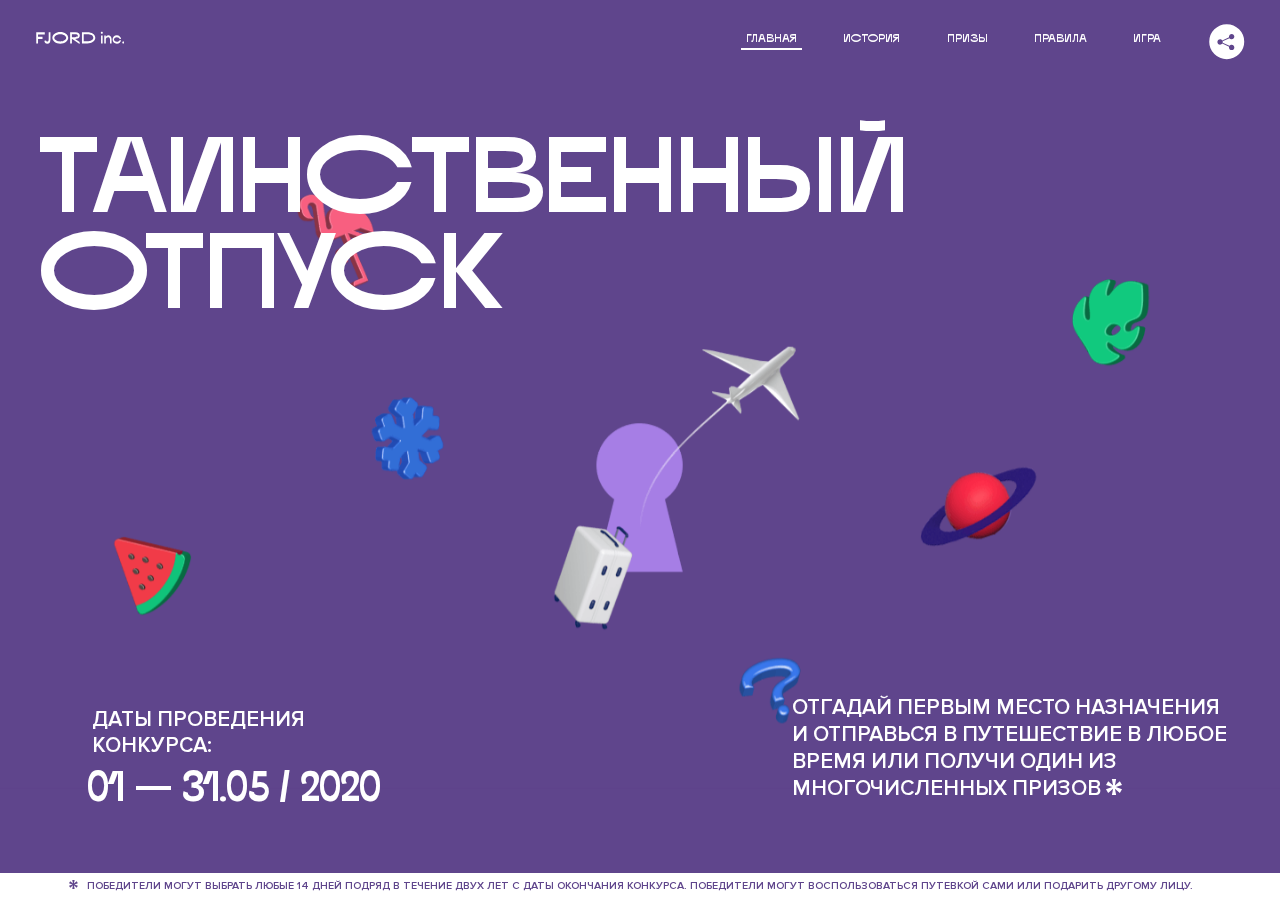
<file: 1/index.html>
<!DOCTYPE html>
<html lang="ru">
<head>
  <meta charset="UTF-8">
  <meta name="description" content="">
  <meta name="viewport" content="width=device-width, initial-scale=1.0">
  <meta http-equiv="X-UA-Compatible" content="ie=edge">
  <title>Mysterious Vacation</title>
<link href="css/style.min.css" rel="stylesheet">  <base href="https://htmlacademy-animation.github.io/2303435-magic-vacation-1/1/">
</head>
<body>

  <header class="page-header js-header">
    <div class="page-header__wrapper">
      <a href="#" class="page-header__logo" aria-label="Перейти на страницу FJORD.Inc">
        <svg width="100" height="15" viewBox="0 0 100 15" fill="none" xmlns="http://www.w3.org/2000/svg">
          <path d="M0.26 1.4V14H2.276V8.906H7.334V6.44H2.276V3.848H9.872V1.4H0.26ZM12.733 14.36C15.127 14.36 16.243 12.65 16.243 9.5V1.4H14.263V8.96C14.263 11.21 13.723 11.876 12.733 11.876C11.833 11.876 11.473 11.3 11.347 10.58L9.36702 10.94C9.63702 13.046 10.663 14.36 12.733 14.36ZM18.3918 7.7C18.3918 11.372 22.3878 14.36 27.3198 14.36C32.2518 14.36 36.2478 11.372 36.2478 7.7C36.2478 4.028 32.2518 1.04 27.3198 1.04C22.3878 1.04 18.3918 4.028 18.3918 7.7ZM20.6058 7.7C20.6058 5.378 23.6118 3.524 27.3198 3.524C30.9918 3.524 33.9798 5.378 33.9798 7.7C33.9798 10.004 30.9918 11.858 27.3198 11.858C23.6118 11.858 20.6058 10.004 20.6058 7.7ZM40.403 14V8.906H40.799L49.079 14.702V12.38L44.039 8.906H44.201C47.999 8.906 49.277 7.304 49.277 5.162C49.277 3.092 47.999 1.4 44.201 1.4H38.387V14H40.403ZM43.535 3.722C45.785 3.722 47.045 4.136 47.045 5.432C47.045 6.764 45.785 7.034 43.535 7.034H40.403V3.722H43.535ZM51.6936 1.382V14H57.8676C62.7456 14 66.7236 11.534 66.7236 7.7C66.7236 3.848 62.7456 1.382 57.8676 1.382H51.6936ZM53.7096 11.624V3.722H57.5436C61.5396 3.722 64.4916 5.018 64.4916 7.7C64.4916 10.238 61.5396 11.624 57.5436 11.624H53.7096ZM73.1832 14.018H74.9832V5H73.1832V14.018ZM72.9132 1.976C72.9132 2.57 73.3992 3.092 74.0832 3.092C74.7492 3.092 75.2352 2.57 75.2352 1.976C75.2352 1.382 74.7672 0.805999 74.0832 0.805999C73.3812 0.805999 72.9132 1.382 72.9132 1.976ZM76.7867 14H78.5687V9.104C78.7487 8.006 79.5947 6.962 81.0887 6.962C82.1147 6.962 83.2667 7.448 83.2667 9.554V14H85.0487V9.014C85.0487 6.152 83.2307 4.73 81.3587 4.73C79.9187 4.73 79.0727 5.558 78.5687 6.854V5H76.7867V14ZM90.9898 14.27C93.5098 14.27 95.3818 12.506 95.7238 10.328H94.0498C93.7258 11.3 92.6998 12.02 90.9898 12.02C88.8478 12.02 87.7678 10.922 87.7678 9.59C87.7678 8.24 88.8478 6.962 90.9898 6.962C92.7538 6.962 93.7978 7.844 94.0858 8.924H95.7418C95.4358 6.71 93.6178 4.73 90.9898 4.73C88.0918 4.73 86.1298 7.124 86.1298 9.59C86.1298 12.074 88.1278 14.27 90.9898 14.27ZM97.0693 12.938C97.0693 13.658 97.5553 14.144 98.2753 14.144C98.9953 14.144 99.4813 13.658 99.4813 12.938C99.4813 12.2 98.9953 11.714 98.2753 11.714C97.5553 11.714 97.0693 12.2 97.0693 12.938Z" fill="currentColor"></path>
        </svg>
      </a>
      <button class="page-header__toggler js-menu-toggler" type="button" aria-label="Управление мобильным меню"><span>Меню</span></button>
      <nav class="page-header__nav">
        <div class="page-header__menu js-menu" id="menu">
          <ul>
            <li>
              <a class="js-menu-link active" href="#top" data-href="top">главная</a>
            </li>
            <li>
              <a class="js-menu-link" href="#story" data-href="story">история</a>
            </li>
            <li>
              <a class="js-menu-link" href="#prizes" data-href="prizes">призы</a>
            </li>
            <li>
              <a class="js-menu-link" href="#rules" data-href="rules">правила</a>
            </li>
            <li>
              <a class="js-menu-link" href="#game" data-href="game">игра</a>
            </li>
          </ul>
        </div>
        <div class="page-header__social">
          <div class="social-block js-social-block">
            <button class="social-block__toggler" aria-label="Управлять блоком с социальными кнопками">
              <svg width="26" height="22" viewBox="0 0 27 22" fill="none" xmlns="http://www.w3.org/2000/svg">
                <path d="M19.6721 7.43664C21.6273 7.43664 23.213 5.85095 23.213 3.89566C23.213 1.94037 21.6273 0.354675 19.6721 0.354675C17.7168 0.354675 16.1311 1.94037 16.1311 3.89566C16.1311 4.19968 16.1728 4.49178 16.2458 4.77345L7.21751 8.95527C6.57519 8.05214 5.52303 7.46049 4.33078 7.46049C2.37549 7.46049 0.789795 9.04618 0.789795 11.0015C0.789795 12.9568 2.37549 14.5425 4.33078 14.5425C5.52303 14.5425 6.57668 13.9508 7.21751 13.0477L16.2458 17.2295C16.1743 17.5112 16.1311 17.8033 16.1311 18.1073C16.1311 20.0626 17.7168 21.6483 19.6721 21.6483C21.6273 21.6483 23.213 20.0626 23.213 18.1073C23.213 16.152 21.6273 14.5663 19.6721 14.5663C18.4798 14.5663 17.4262 15.158 16.7853 16.0611L7.75701 11.8793C7.82854 11.5976 7.87176 11.3055 7.87176 11.0015C7.87176 10.6974 7.83003 10.4053 7.75701 10.1237L16.7853 5.94186C17.4262 6.84499 18.4783 7.43664 19.6721 7.43664Z" fill="currentColor"></path>
              </svg>
            </button>
            <ul class="social-block__list">
              <li>
                <a class="social-block__link social-block__link--fb" href="#" aria-label="Мы на Facebook">
                  <svg width="8" height="17" viewBox="0 0 8 17" fill="none" xmlns="http://www.w3.org/2000/svg">
                    <path d="M4.24646 16.9899H1.09275L1.05793 8.49828H0V5.30707H1.05793V3.81124C1.05793 1.42084 2.57654 0 5.21735 0H7.41758V3.18585H5.30841C4.28262 3.18585 4.2478 3.48582 4.2478 4.24914V5.30707H7.42964L7.16716 8.49828H4.2478V16.9899H4.24646Z" fill="currentColor"></path>
                  </svg>
                </a>
              </li>
              <li>
                <a class="social-block__link social-block__link--insta" href="#" aria-label="Мы в Instagram">
                  <svg width="15" height="15" viewBox="0 0 15 15" fill="none" xmlns="http://www.w3.org/2000/svg">
                    <path d="M11.0197 0H4.19806C2.14246 0 0.471191 1.66993 0.471191 3.72285V10.5499C0.471191 12.6082 2.14112 14.2727 4.19806 14.2727H11.0197C13.0753 14.2727 14.7466 12.6082 14.7466 10.5499V3.72285C14.7466 1.67127 13.0753 0 11.0197 0ZM11.0197 12.4849H4.19806C3.13076 12.4849 2.26432 11.6158 2.26432 10.5512V3.72419C2.26432 2.65956 3.13076 1.79715 4.19806 1.79715H11.0197C12.087 1.79715 12.9535 2.6609 12.9535 3.72419V10.5512C12.9535 11.6145 12.087 12.4849 11.0197 12.4849Z" fill="currentColor"></path>
                    <path d="M7.60887 3.11084C5.38989 3.11084 3.58203 4.9187 3.58203 7.14036C3.58203 9.35532 5.38989 11.1645 7.60887 11.1645C9.83053 11.1645 11.6357 9.35666 11.6357 7.14036C11.6357 4.9187 9.83053 3.11084 7.60887 3.11084ZM7.60887 9.36871C6.37551 9.36871 5.37784 8.37372 5.37784 7.14036C5.37784 5.90699 6.37551 4.90665 7.60887 4.90665C8.83822 4.90665 9.84259 5.90833 9.84259 7.14036C9.84392 8.37238 8.83822 9.36871 7.60887 9.36871Z" fill="currentColor"></path>
                    <path d="M11.3573 2.35962C10.8256 2.35962 10.3931 2.79752 10.3931 3.32381C10.3931 3.85546 10.8256 4.29336 11.3573 4.29336C11.8862 4.29336 12.3215 3.85546 12.3215 3.32381C12.3215 2.79752 11.8862 2.35962 11.3573 2.35962Z" fill="currentColor"></path>
                  </svg>
                </a>
              </li>
              <li>
                <a class="social-block__link social-block__link--vk" href="#" aria-label="Мы ВКонтакте">
                  <svg width="17" height="10" viewBox="0 0 17 10" fill="none" xmlns="http://www.w3.org/2000/svg">
                    <path d="M14.1234 4.9002C14.1234 4.9002 16.3623 1.72708 16.5866 0.680242C16.6595 0.312285 16.4947 0.103188 16.1069 0.103188C16.1069 0.103188 14.8193 0.103188 14.168 0.103188C13.7235 0.103188 13.5587 0.293278 13.4235 0.579768C13.4235 0.579768 12.3724 2.82553 11.0969 4.24712C10.6861 4.70333 10.4781 4.84318 10.2511 4.84318C10.0646 4.84318 9.98625 4.6911 9.98625 4.27834V0.649016C9.98625 0.147997 9.92545 0.00135496 9.5066 0.00135496H6.39628C6.15578 0.00135496 6.0085 0.134417 6.0085 0.324506C6.0085 0.801084 6.73406 0.908351 6.73406 2.20231V4.87305C6.73406 5.40529 6.70569 5.61575 6.45303 5.61575C5.78016 5.61575 4.19528 3.30618 3.30623 0.678887C3.12923 0.145282 2.93737 0 2.43475 0H0.486409C0.205373 0 0 0.190085 0 0.476576C0 0.991172 0.60666 3.40801 2.99277 6.64358C4.59927 8.8201 6.70569 10 8.60269 10C9.76196 10 10.0416 9.80312 10.0416 9.31432V7.63883C10.0416 7.22607 10.2065 7.04956 10.4429 7.04956C10.7078 7.04956 11.1847 7.13238 12.2805 8.22268C13.5843 9.47862 13.6762 10 14.3896 10H16.5676C16.7919 10 17 9.89273 17 9.52342C17 9.02919 16.3623 8.15343 15.384 7.10659C14.9801 6.56755 14.3302 5.98914 14.1248 5.72301C13.8275 5.40801 13.9154 5.23014 14.1234 4.9002Z" fill="currentColor"></path>
                  </svg>
                </a>
              </li>
            </ul>
          </div>
        </div>
      </nav>
    </div>
  </header>

  <main class="page-content">

    <section class="animation-screen"></section>

    <section class="screen screen--hidden screen--intro" id="top">
      <div class="screen__wrapper">
        <div class="intro">
          <h1 class="intro__title">Таинственный отпуск</h1>
          <div class="intro__content">
            <div class="intro__info">
              <p class="intro__label">Даты проведения конкурса:</p>
              <p class="intro__date">01 — 31.05 / 2020</p>
            </div>
            <div class="intro__message">
              <p>
                Отгадай первым место назначения и&nbsp;отправься в&nbsp;путешествие в&nbsp;любое время или получи один из многочисленных призов
                <svg width="16" height="16" viewBox="0 0 10 10" fill="none" xmlns="http://www.w3.org/2000/svg">
                  <path d="M0 6.35337L3.90271 4.99012L0 3.64663L1.34615 1.32374L4.44287 4.01073L3.67364 0H6.34615L5.57692 4.01073L8.65385 1.32374L10 3.64663L6.13405 4.99012L10 6.35337L8.65385 8.65651L5.57692 5.98927L6.34615 10H3.67364L4.44287 5.96952L1.34615 8.65651L0 6.35337Z" fill="currentColor"></path>
                </svg>
              </p>
            </div>
          </div>
        </div>
      </div>
      <div class="screen__footer js-footer">
        <button class="screen__footer-enlarge js-footer-toggler" type="button" aria-label="Показать сообщение">
          <svg width="10" height="10" viewBox="0 0 10 10" fill="none" xmlns="http://www.w3.org/2000/svg">
            <path d="M0 6.35337L3.90271 4.99012L0 3.64663L1.34615 1.32374L4.44287 4.01073L3.67364 0H6.34615L5.57692 4.01073L8.65385 1.32374L10 3.64663L6.13405 4.99012L10 6.35337L8.65385 8.65651L5.57692 5.98927L6.34615 10H3.67364L4.44287 5.96952L1.34615 8.65651L0 6.35337Z" fill="currentColor"></path>
          </svg>
        </button>
        <button class="screen__footer-collapse js-footer-toggler" type="button" aria-label="Скрыть сообщение">
          <svg width="13" height="13" viewBox="0 0 13 13" fill="none" xmlns="http://www.w3.org/2000/svg">
            <line x1="12.3536" y1="0.353553" x2="0.738349" y2="11.9688" stroke="currentColor"></line>
            <line x1="0.738319" y1="0.539925" x2="12.3535" y2="12.1551" stroke="currentColor"></line>
          </svg>
        </button>
        <div class="screen__footer-wrapper">
          <div class="screen__footer-announce">
            <p class="screen__footer-label">Даты проведения конкурса:</p>
            <p class="screen__footer-date">01 — 31.05 / 2020</p>
          </div>
          <div class="screen__footer-note">
            <p>
              <svg width="10" height="10" viewBox="0 0 10 10" fill="none" xmlns="http://www.w3.org/2000/svg">
                <path d="M0 6.35337L3.90271 4.99012L0 3.64663L1.34615 1.32374L4.44287 4.01073L3.67364 0H6.34615L5.57692 4.01073L8.65385 1.32374L10 3.64663L6.13405 4.99012L10 6.35337L8.65385 8.65651L5.57692 5.98927L6.34615 10H3.67364L4.44287 5.96952L1.34615 8.65651L0 6.35337Z" fill="currentColor"></path>
              </svg>
              <span>Победители могут выбрать любые 14 дней подряд в&nbsp;течение двух лет с&nbsp;даты окончания конкурса. Победители могут воспользоваться путевкой сами или подарить другому лицу.</span>
            </p>
          </div>
        </div>
      </div>
    </section>

    <section class="screen screen--hidden screen--story" id="story">

      <div class="slider swiper-container js-slider">

        <div class="swiper-wrapper">

          <div class="slider__item swiper-slide">
            <h2 class="slider__item-title">История</h2>
            <p class="slider__item-text">Джеймс Таргет был основателем компании &laquo;Fjord Inc.&raquo;. С&nbsp;1965 года &laquo;Fjord Inc.&raquo; прославилась надёжными и&nbsp;удобными чемоданами и&nbsp;аксессуарами для туристов.</p>
          </div>

          <div class="slider__item swiper-slide">
            <p class="slider__item-text">Когда Джеймсу было 7&nbsp;лет, в&nbsp;их&nbsp;доме гостил дядюшка и&nbsp;развлекал детей рассказами о&nbsp;своей поездке в&nbsp;место, показавшееся малышу Таргету невероятным. Тогда Джеймс решил, что однажды посетит его, но&nbsp;не&nbsp;будет рассказывать о&nbsp;мечте, пока не&nbsp;осуществит.</p>
          </div>

          <div class="slider__item swiper-slide">
            <p class="slider__item-text">Джеймс Таргет стал увлеченным путешественником. Он&nbsp;посетил 5&nbsp;континентов, 126&nbsp;стран.</p>
          </div>

          <div class="slider__item swiper-slide">
            <p class="slider__item-text">Он&nbsp;сплавлялся по&nbsp;Амазонке и&nbsp;погружался в&nbsp;пещеры Франции, медитировал в&nbsp;горах Тибета и&nbsp;пожимал руку вождя племени Акугауа.</p>
          </div>

          <div class="slider__item swiper-slide">
            <p class="slider__item-text">Из&nbsp;своих поездок Джеймс Таргет привозил идеи, как сделать свои чемоданы &laquo;Fjord Inc.&raquo; удобными и&nbsp;приспособленными к&nbsp;разным дорожным условиям.</p>
          </div>

          <div class="slider__item swiper-slide">
            <p class="slider__item-text">Всё это время Джеймс не&nbsp;оставлял идею поездки своей мечты. Однако, как только он&nbsp;брался за&nbsp;планирование, возникали препятствия, не&nbsp;позволяющие отправиться туда.</p>
          </div>

          <div class="slider__item swiper-slide">
            <p class="slider__item-text">В&nbsp;возрасте 67&nbsp;лет Джеймс Таргет попал под лавину и&nbsp;погиб. В&nbsp;своём завещании он&nbsp;поручил отправить в&nbsp;заветное путешествие трёх смельчаков, единых с&nbsp;ним духом.</p>
          </div>

          <div class="slider__item swiper-slide">
            <p class="slider__item-text">Тех, кто сможет узнать таинственное место, задавая вопросы специально обученному ИИ&nbsp;&laquo;Соне&raquo;, ждет фантастическое путешествие.</p>
          </div>
        </div>
        <div class="slider__controls">
          <button class="slider__control slider__control--prev js-control-prev" type="button" aria-label="Показать предыдущую историю">
            <svg width="12" height="22" viewBox="0 0 12 22" fill="none" xmlns="http://www.w3.org/2000/svg">
              <path d="M11 1L1 11L11 21" stroke="currentColor" stroke-width="2" stroke-linejoin="round"></path>
            </svg>
          </button>
          <button class="slider__control slider__control--next js-control-next" type="button" aria-label="Показать следующую историю">
            <svg width="12" height="22" viewBox="0 0 12 22" fill="none" xmlns="http://www.w3.org/2000/svg">
              <path d="M1 1L11 11L1 21" stroke="currentColor" stroke-width="2" stroke-linejoin="round"></path>
            </svg>
          </button>
        </div>
        <div class="slider__pagination swiper-pagination"></div>
      </div>
    </section>

    <section class="screen screen--hidden screen--prizes" id="prizes">
      <div class="screen__wrapper">
        <div class="prizes">
          <h2 class="prizes__title">ПРизы</h2>
          <div class="prizes__lead">
            <p>Найди ответ и&nbsp;получи один из&nbsp;призов:</p>
          </div>
          <ul class="prizes__list">
            <li class="prizes__item prizes__item--journeys">
              <div class="prizes__icon">
                <picture>
                  <source srcset="img/prize1-mob.svg" media="(orientation: portrait)">
                  <img src="img/prize1.svg" alt="">
                </picture>
              </div>
              <p class="prizes__desc">
                <b>3</b>
                <span>загадочных путешествия</span>
              </p>
            </li>
            <li class="prizes__item prizes__item--cases">
              <div class="prizes__icon">
                <picture>
                  <source srcset="img/prize2-mob.svg" media="(orientation: portrait)">
                  <img src="img/prize2.svg" alt="">
                </picture>
              </div>
              <p class="prizes__desc">
                <b>7</b>
                <span>надежных чемоданов</span>
              </p>
            </li>
            <li class="prizes__item prizes__item--codes">
              <div class="prizes__icon">
                <picture>
                  <source srcset="img/prize3-mob.svg" media="(orientation: portrait)">
                  <img src="img/prize3.svg" alt="">
                </picture>
              </div>
              <p class="prizes__desc">
                <b>900</b>
                <span>
                  промокодов на&nbsp;скидку 15%
                  <svg width="10" height="10" viewBox="0 0 10 10" fill="none" xmlns="http://www.w3.org/2000/svg">
                    <path d="M0 6.35337L3.90271 4.99012L0 3.64663L1.34615 1.32374L4.44287 4.01073L3.67364 0H6.34615L5.57692 4.01073L8.65385 1.32374L10 3.64663L6.13405 4.99012L10 6.35337L8.65385 8.65651L5.57692 5.98927L6.34615 10H3.67364L4.44287 5.96952L1.34615 8.65651L0 6.35337Z" fill="currentColor"></path>
                  </svg>
                </span>
              </p>
            </li>
          </ul>
        </div>
      </div>
      <div class="screen__footer js-footer">
        <button class="screen__footer-enlarge js-footer-toggler" type="button" aria-label="Показать сообщение">
          <svg width="10" height="10" viewBox="0 0 10 10" fill="none" xmlns="http://www.w3.org/2000/svg">
            <path d="M0 6.35337L3.90271 4.99012L0 3.64663L1.34615 1.32374L4.44287 4.01073L3.67364 0H6.34615L5.57692 4.01073L8.65385 1.32374L10 3.64663L6.13405 4.99012L10 6.35337L8.65385 8.65651L5.57692 5.98927L6.34615 10H3.67364L4.44287 5.96952L1.34615 8.65651L0 6.35337Z" fill="currentColor"></path>
          </svg>
        </button>
        <button class="screen__footer-collapse js-footer-toggler" type="button" aria-label="Скрыть сообщение">
          <svg width="13" height="13" viewBox="0 0 13 13" fill="none" xmlns="http://www.w3.org/2000/svg">
            <line x1="12.3536" y1="0.353553" x2="0.738349" y2="11.9688" stroke="currentColor"></line>
            <line x1="0.738319" y1="0.539925" x2="12.3535" y2="12.1551" stroke="currentColor"></line>
          </svg>
        </button>
        <div class="screen__footer-wrapper">
          <div class="screen__footer-announce">
            <p class="screen__footer-label">Даты проведения конкурса:</p>
            <p class="screen__footer-date">01 — 31.05 / 2020</p>
          </div>
          <div class="screen__footer-note">
            <p>
              <svg width="10" height="10" viewBox="0 0 10 10" fill="none" xmlns="http://www.w3.org/2000/svg">
                <path d="M0 6.35337L3.90271 4.99012L0 3.64663L1.34615 1.32374L4.44287 4.01073L3.67364 0H6.34615L5.57692 4.01073L8.65385 1.32374L10 3.64663L6.13405 4.99012L10 6.35337L8.65385 8.65651L5.57692 5.98927L6.34615 10H3.67364L4.44287 5.96952L1.34615 8.65651L0 6.35337Z" fill="currentColor"></path>
              </svg>
              <span>Скидка&nbsp;15% на&nbsp;единоразовое приобретение путёвки с&nbsp;1&nbsp;июня 2020 по&nbsp;31&nbsp;мая 2022&nbsp;года. Суммируется с&nbsp;другими акциями</span>
            </p>
          </div>
        </div>
      </div>
    </section>

    <section class="screen screen--hidden screen--rules" id="rules">
      <div class="screen__wrapper">
        <div class="rules">
          <h2 class="rules__title">Правила</h2>
          <div class="rules__lead">
            <p>Для того чтобы получить наследство Джеймса Таргета, тебе нужно выведать у&nbsp;&laquo;Сони&raquo;, куда предстоит отправиться тебе в&nbsp;случае победы</p>
          </div>
          <ol class="rules__list">
            <li class="rules__item">
              <p>Тебе отводится <br>5&nbsp;минут</p>
            </li>
            <li class="rules__item">
              <p>Задавай любые вопросы в&nbsp;текстовом поле</p>
            </li>
            <li class="rules__item">
              <p>Нажимай кнопку &laquo;Узнать&raquo;, чтобы получить ответ</p>
            </li>
            <li class="rules__item">
              <p>&laquo;Соня&raquo; может отвечать только&nbsp;Да или Нет</p>
            </li>
          </ol>
          <a href="#game" class="rules__link btn">Погнали!</a>
        </div>
      </div>
      <div class="screen__disclaimer">
        <div class="disclaimer">
          <ul>
            <li>
              <a href="#">Правовая информация</a>
            </li>
            <li>
              <a href="#">Подробные правила</a>
            </li>
          </ul>
        </div>
      </div>
    </section>

    <section class="screen screen--hidden screen--game" id="game">
      <div class="screen__wrapper">
        <div class="game">
          <div class="game__header">
            <h2 class="game__title">Игра</h2>
            <div class="game__counter">
              <span>05</span>:<span>00</span>
            </div>
          </div>
          <div class="game__body">
            <div class="chat">
              <div class="chat__body js-chat">
                <ul class="chat__list" id="messages"></ul>
              </div>
              <div class="chat__footer">
                <form action="#" method="post" class="form" id="message-form">
                  <label for="message-field" class="visually-hidden">Поле для ввода вопроса</label>
                  <input type="text" class="form__field" id="message-field">
                  <button class="form__button btn">
                    Узнать
                    <svg width="18" height="19" viewBox="0 0 18 19" fill="none" xmlns="http://www.w3.org/2000/svg">
                      <path stroke="currentColor" stroke-width="2" d="M9 19V1"></path>
                      <path d="M1 9l8-8 8 8" stroke="currentColor" stroke-width="2" stroke-linejoin="round"></path>
                    </svg>
                  </button>
                </form>
              </div>
            </div>
          </div>
          <!-- временные кнопки для показа результата -->
          <div class="game__buttons">
            <button class="game__button btn js-show-result" type="button" data-target="result">Положительный результат</button>
            <button class="game__button btn js-show-result" type="button" data-target="result2">Положительный результат - 2</button>
            <button class="game__button btn js-show-result" type="button" data-target="result3">Отрицательный результат</button>
          </div>
        </div>
      </div>
    </section>

    <section class="screen screen--hidden screen--result" id="result">
      <div class="screen__wrapper">
        <div class="result result--trip">
          <div class="result__image">
            <picture>
              <source srcset="img/result1-mob.png 1x, img/result1-mob@2x.png 2x" media="(max-width: 768px) and (orientation: portrait)">
              <img src="img/result1.png" srcset="img/result1@2x.png 2x" alt="">
            </picture>
          </div>
          <h2 class="result__title">
            <span class="visually-hidden">ПОбеда!</span>
            <svg xmlns="http://www.w3.org/2000/svg" viewBox="0 0 568.85 109.24">
              <path d="M16,24.44V92H2.6V8H75V92H61.52V24.44H16Z" transform="translate(-2.1 -1.5)" fill="none" stroke="currentColor"></path>
              <path d="M148.76,5.6c32.88,0,59.52,19.92,59.52,44.4s-26.64,44.4-59.52,44.4S89.24,74.48,89.24,50,115.88,5.6,148.76,5.6Zm0,72.12c24.48,0,44.4-12.36,44.4-27.72s-19.92-27.84-44.4-27.84C124,22.16,104,34.52,104,50S124,77.72,148.76,77.72Z" transform="translate(-2.1 -1.5)" fill="none" stroke="currentColor"></path>
              <path d="M287.36,8V24.44H236v14.4h25.32c25.44,0,34,11.16,34,26.52,0,15.6-8.52,26.64-34,26.64H222.56V8h64.8ZM256.88,76.52c15.12,0,23.52-2,23.52-11.52S272,54.44,256.88,54.44H236V76.52h20.88Z" transform="translate(-2.1 -1.5)" fill="none" stroke="currentColor"></path>
              <path d="M371.47,8V24.44H320.84V41.6h33.6V58h-33.6V75.56h50.64V92H307.4V8h64.08Z" transform="translate(-2.1 -1.5)" fill="none" stroke="currentColor"></path>
              <path d="M382.39,110.24V75.56h7.44c4.56-4.68,7.8-18.36,8.76-56L399,8h48.6V75.56h10v34.68H442.87V92H397v18.24H382.39Zm51.72-34.68V24.44H411.55v3.12c-0.48,22.44-3.24,37.68-7.2,48h29.76Z" transform="translate(-2.1 -1.5)" fill="none" stroke="currentColor"></path>
              <path d="M463.75,92l28-84h27.12l28.08,84H533.47l-7.8-23.52h-37.8L480.07,92H463.75Zm56.64-40L507,11.84,493.51,52h26.88Z" transform="translate(-2.1 -1.5)" fill="none" stroke="currentColor"></path>
              <path d="M554.12,70.4L555.55,2H569l1.44,68.4H554.12Zm8.28,6.36c4.8,0,8,3.24,8,8.16a8,8,0,1,1-16.08,0C554.35,80,557.59,76.76,562.39,76.76Z" transform="translate(-2.1 -1.5)" fill="none" stroke="currentColor"></path>
            </svg>
          </h2>
          <div class="result__text">
            <p>ты&nbsp;отправляешься в&nbsp;Арктику!</p>
          </div>
          <div class="result__form">
            <form action="#" method="post" class="form form--result">
              <label for="email-field" class="form__label">зарегистрируй результат</label>
              <input type="email" class="form__field" id="email-field" placeholder="e-mail для регистации результата и получения приза" required="">
              <button class="form__button btn">
                отправить
                <svg width="18" height="19" viewBox="0 0 18 19" fill="none" xmlns="http://www.w3.org/2000/svg">
                  <path stroke="currentColor" stroke-width="2" d="M9 19V1"></path>
                  <path d="M1 9l8-8 8 8" stroke="currentColor" stroke-width="2" stroke-linejoin="round"></path>
                </svg>
              </button>
            </form>
          </div>
        </div>
      </div>
    </section>

    <section class="screen screen--hidden screen--result" id="result2">
      <div class="screen__wrapper">
        <div class="result result--prize">
          <div class="result__image">
            <picture>
              <source srcset="img/result2-mob.png 1x, img/result2-mob@2x.png 2x" media="(max-width: 768px) and (orientation: portrait)">
              <img src="img/result2.png" srcset="img/result2@2x.png 2x" alt="">
            </picture>
          </div>
          <h2 class="result__title">
            <span class="visually-hidden">ПОбеда!</span>
            <svg xmlns="http://www.w3.org/2000/svg" viewBox="0 0 568.85 109.24">
              <path d="M16,24.44V92H2.6V8H75V92H61.52V24.44H16Z" transform="translate(-2.1 -1.5)" fill="none" stroke="currentColor"></path>
              <path d="M148.76,5.6c32.88,0,59.52,19.92,59.52,44.4s-26.64,44.4-59.52,44.4S89.24,74.48,89.24,50,115.88,5.6,148.76,5.6Zm0,72.12c24.48,0,44.4-12.36,44.4-27.72s-19.92-27.84-44.4-27.84C124,22.16,104,34.52,104,50S124,77.72,148.76,77.72Z" transform="translate(-2.1 -1.5)" fill="none" stroke="currentColor"></path>
              <path d="M287.36,8V24.44H236v14.4h25.32c25.44,0,34,11.16,34,26.52,0,15.6-8.52,26.64-34,26.64H222.56V8h64.8ZM256.88,76.52c15.12,0,23.52-2,23.52-11.52S272,54.44,256.88,54.44H236V76.52h20.88Z" transform="translate(-2.1 -1.5)" fill="none" stroke="currentColor"></path>
              <path d="M371.47,8V24.44H320.84V41.6h33.6V58h-33.6V75.56h50.64V92H307.4V8h64.08Z" transform="translate(-2.1 -1.5)" fill="none" stroke="currentColor"></path>
              <path d="M382.39,110.24V75.56h7.44c4.56-4.68,7.8-18.36,8.76-56L399,8h48.6V75.56h10v34.68H442.87V92H397v18.24H382.39Zm51.72-34.68V24.44H411.55v3.12c-0.48,22.44-3.24,37.68-7.2,48h29.76Z" transform="translate(-2.1 -1.5)" fill="none" stroke="currentColor"></path>
              <path d="M463.75,92l28-84h27.12l28.08,84H533.47l-7.8-23.52h-37.8L480.07,92H463.75Zm56.64-40L507,11.84,493.51,52h26.88Z" transform="translate(-2.1 -1.5)" fill="none" stroke="currentColor"></path>
              <path d="M554.12,70.4L555.55,2H569l1.44,68.4H554.12Zm8.28,6.36c4.8,0,8,3.24,8,8.16a8,8,0,1,1-16.08,0C554.35,80,557.59,76.76,562.39,76.76Z" transform="translate(-2.1 -1.5)" fill="none" stroke="currentColor"></path>
            </svg>
          </h2>
          <div class="result__text">
            <p>чемодан &laquo;Fjord&nbsp;Inc.&raquo;&nbsp;твой</p>
          </div>
          <div class="result__form">
            <form action="#" method="post" class="form form--result">
              <label for="email-field2" class="form__label">зарегистрируй результат</label>
              <input type="email" class="form__field" id="email-field2" placeholder="e-mail для регистации результата и получения приза" required="">
              <button class="form__button btn">
                отправить
                <svg width="18" height="19" viewBox="0 0 18 19" fill="none" xmlns="http://www.w3.org/2000/svg">
                  <path stroke="currentColor" stroke-width="2" d="M9 19V1"></path>
                  <path d="M1 9l8-8 8 8" stroke="currentColor" stroke-width="2" stroke-linejoin="round"></path>
                </svg>
              </button>
            </form>
          </div>
        </div>
      </div>
    </section>

    <section class="screen screen--hidden screen--result" id="result3">
      <div class="screen__wrapper">
        <div class="result result--negative">
          <div class="result__image">
            <picture>
              <source srcset="img/result3-mob.png 1x, img/result3-mob@2x.png 2x" media="(max-width: 768px) and (orientation: portrait)">
              <img src="img/result3.png" srcset="img/result3@2x.png 2x" alt="">
            </picture>
          </div>
          <h2 class="result__title">
            <span class="visually-hidden">Не угадал!</span>
            <svg xmlns="http://www.w3.org/2000/svg" viewBox="0 0 660.77 109.24">
              <path d="M2.66,92V8H16.1V42.2H53.3V8H66.74V92H53.3V58.64H16.1V92H2.66Z" transform="translate(-2.16 -1.5)" fill="none" stroke="currentColor"></path>
              <path d="M147.62,8V24.44H97V41.6h33.6V58H97V75.56h50.64V92H83.54V8h64.08Z" transform="translate(-2.16 -1.5)" fill="none" stroke="currentColor"></path>
              <path d="M199.22,8l20.52,42.36L235.34,8h16.44l-31,84H204.38l9.48-25.92L185.78,8h13.44Z" transform="translate(-2.16 -1.5)" fill="none" stroke="currentColor"></path>
              <path d="M273.74,24.44V92H260.3V8h50.16V24.44H273.74Z" transform="translate(-2.16 -1.5)" fill="none" stroke="currentColor"></path>
              <path d="M307.1,92l28-84h27.12l28.08,84H376.82L369,68.48h-37.8L323.42,92H307.1Zm56.64-40L350.3,11.84,336.86,52h26.88Z" transform="translate(-2.16 -1.5)" fill="none" stroke="currentColor"></path>
              <path d="M396.38,110.24V75.56h7.44c4.56-4.68,7.8-18.36,8.76-56L412.94,8h48.6V75.56h10v34.68H456.86V92H411v18.24H396.38ZM448.1,75.56V24.44H425.54v3.12c-0.48,22.44-3.24,37.68-7.2,48H448.1Z" transform="translate(-2.16 -1.5)" fill="none" stroke="currentColor"></path>
              <path d="M477.74,92l28-84h27.12L560.9,92H547.46l-7.8-23.52h-37.8L494.06,92H477.74Zm56.64-40-13.44-40.2L507.5,52h26.88Z" transform="translate(-2.16 -1.5)" fill="none" stroke="currentColor"></path>
              <path d="M568.7,76.88a13.77,13.77,0,0,0,5,1c6.6,0,10.44-6.24,12-58.32L586.22,8h46.2V92H619V24.44H598.82l-0.12,3.12C597.14,81,589,94.4,573.74,94.4a28.55,28.55,0,0,1-6.72-.84Z" transform="translate(-2.16 -1.5)" fill="none" stroke="currentColor"></path>
              <path d="M646.1,70.4L647.54,2H661l1.44,68.4H646.1Zm8.28,6.36c4.8,0,8,3.24,8,8.16a8,8,0,0,1-16.08,0C646.34,80,649.58,76.76,654.38,76.76Z" transform="translate(-2.16 -1.5)" fill="none" stroke="currentColor"></path>
            </svg>
          </h2>
          <button class="result__button js-play" type="button">
            не сдавайся!
            <span>
              <svg width="27" height="22" viewBox="0 0 27 22" fill="none" xmlns="http://www.w3.org/2000/svg">
                <path d="M10.6899 1.47998C5.42992 1.47998 1.16992 5.73998 1.16992 11C1.16992 16.26 5.42992 20.52 10.6899 20.52C15.9499 20.52 20.2099 16.26 20.2099 11V7.13998" stroke="currentColor" stroke-width="2" stroke-miterlimit="10"></path>
                <path d="M15.1099 12.5099L20.1499 7.13989L25.3099 12.6299" stroke="currentColor" stroke-width="2" stroke-miterlimit="10" stroke-linejoin="round"></path>
              </svg>
            </span>
          </button>
        </div>
      </div>
    </section>

  </main>

<script src="js/script.js"></script></body>
</html>
</file>
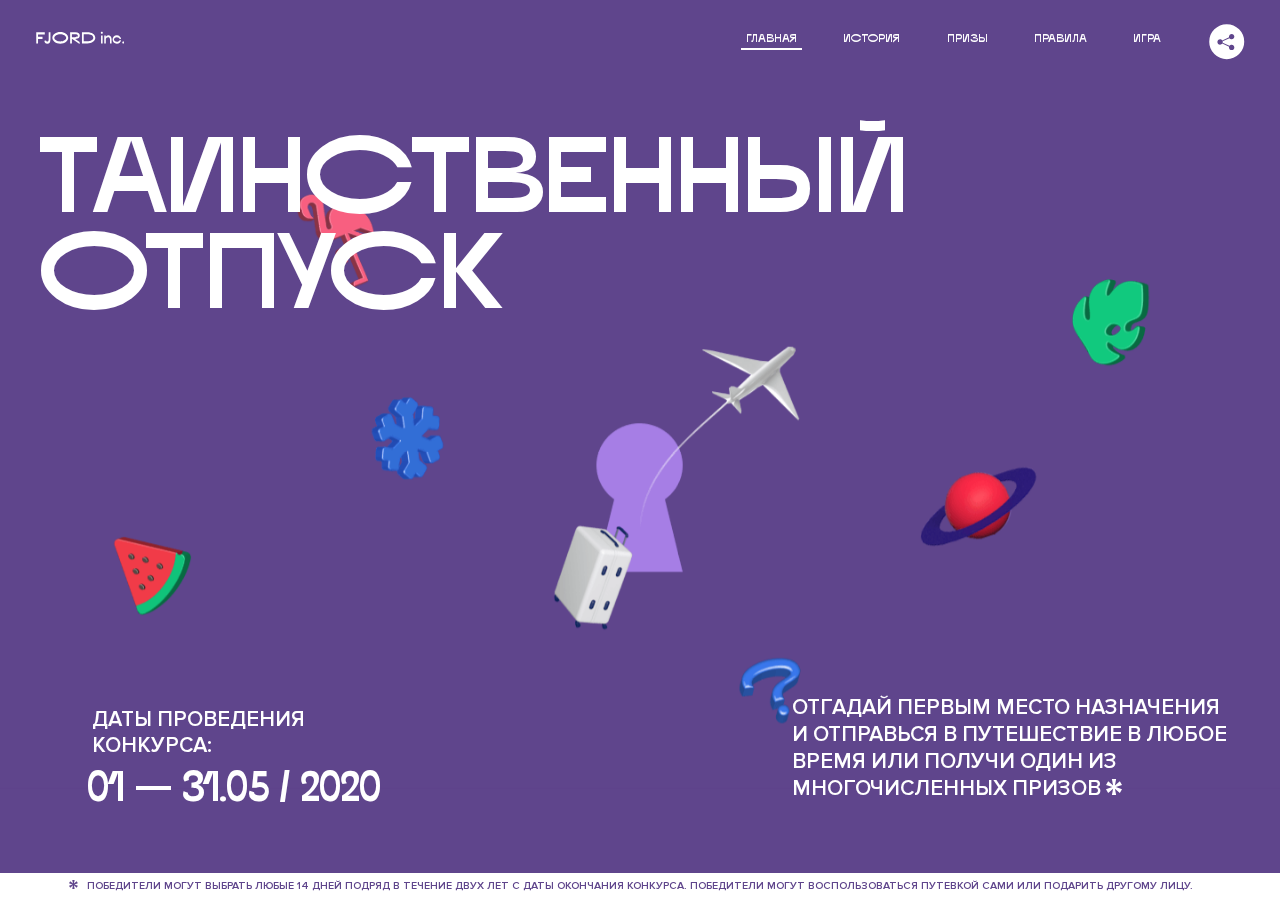
<file: 2/index.html>
<!DOCTYPE html>
<html lang="ru">
<head>
  <meta charset="UTF-8">
  <meta name="description" content="">
  <meta name="viewport" content="width=device-width, initial-scale=1.0">
  <meta http-equiv="X-UA-Compatible" content="ie=edge">
  <title>Mysterious Vacation</title>
<link href="css/style.min.css" rel="stylesheet">  <base href="https://htmlacademy-animation.github.io/2303435-magic-vacation-1/2/">
</head>
<body>

  <header class="page-header js-header">
    <div class="page-header__wrapper">
      <a href="#" class="page-header__logo" aria-label="Перейти на страницу FJORD.Inc">
        <svg width="100" height="15" viewBox="0 0 100 15" fill="none" xmlns="http://www.w3.org/2000/svg">
          <path d="M0.26 1.4V14H2.276V8.906H7.334V6.44H2.276V3.848H9.872V1.4H0.26ZM12.733 14.36C15.127 14.36 16.243 12.65 16.243 9.5V1.4H14.263V8.96C14.263 11.21 13.723 11.876 12.733 11.876C11.833 11.876 11.473 11.3 11.347 10.58L9.36702 10.94C9.63702 13.046 10.663 14.36 12.733 14.36ZM18.3918 7.7C18.3918 11.372 22.3878 14.36 27.3198 14.36C32.2518 14.36 36.2478 11.372 36.2478 7.7C36.2478 4.028 32.2518 1.04 27.3198 1.04C22.3878 1.04 18.3918 4.028 18.3918 7.7ZM20.6058 7.7C20.6058 5.378 23.6118 3.524 27.3198 3.524C30.9918 3.524 33.9798 5.378 33.9798 7.7C33.9798 10.004 30.9918 11.858 27.3198 11.858C23.6118 11.858 20.6058 10.004 20.6058 7.7ZM40.403 14V8.906H40.799L49.079 14.702V12.38L44.039 8.906H44.201C47.999 8.906 49.277 7.304 49.277 5.162C49.277 3.092 47.999 1.4 44.201 1.4H38.387V14H40.403ZM43.535 3.722C45.785 3.722 47.045 4.136 47.045 5.432C47.045 6.764 45.785 7.034 43.535 7.034H40.403V3.722H43.535ZM51.6936 1.382V14H57.8676C62.7456 14 66.7236 11.534 66.7236 7.7C66.7236 3.848 62.7456 1.382 57.8676 1.382H51.6936ZM53.7096 11.624V3.722H57.5436C61.5396 3.722 64.4916 5.018 64.4916 7.7C64.4916 10.238 61.5396 11.624 57.5436 11.624H53.7096ZM73.1832 14.018H74.9832V5H73.1832V14.018ZM72.9132 1.976C72.9132 2.57 73.3992 3.092 74.0832 3.092C74.7492 3.092 75.2352 2.57 75.2352 1.976C75.2352 1.382 74.7672 0.805999 74.0832 0.805999C73.3812 0.805999 72.9132 1.382 72.9132 1.976ZM76.7867 14H78.5687V9.104C78.7487 8.006 79.5947 6.962 81.0887 6.962C82.1147 6.962 83.2667 7.448 83.2667 9.554V14H85.0487V9.014C85.0487 6.152 83.2307 4.73 81.3587 4.73C79.9187 4.73 79.0727 5.558 78.5687 6.854V5H76.7867V14ZM90.9898 14.27C93.5098 14.27 95.3818 12.506 95.7238 10.328H94.0498C93.7258 11.3 92.6998 12.02 90.9898 12.02C88.8478 12.02 87.7678 10.922 87.7678 9.59C87.7678 8.24 88.8478 6.962 90.9898 6.962C92.7538 6.962 93.7978 7.844 94.0858 8.924H95.7418C95.4358 6.71 93.6178 4.73 90.9898 4.73C88.0918 4.73 86.1298 7.124 86.1298 9.59C86.1298 12.074 88.1278 14.27 90.9898 14.27ZM97.0693 12.938C97.0693 13.658 97.5553 14.144 98.2753 14.144C98.9953 14.144 99.4813 13.658 99.4813 12.938C99.4813 12.2 98.9953 11.714 98.2753 11.714C97.5553 11.714 97.0693 12.2 97.0693 12.938Z" fill="currentColor"></path>
        </svg>
      </a>
      <button class="page-header__toggler js-menu-toggler" type="button" aria-label="Управление мобильным меню"><span>Меню</span></button>
      <nav class="page-header__nav">
        <div class="page-header__menu js-menu" id="menu">
          <ul>
            <li>
              <a class="js-menu-link active" href="#top" data-href="top">главная</a>
            </li>
            <li>
              <a class="js-menu-link" href="#story" data-href="story">история</a>
            </li>
            <li>
              <a class="js-menu-link" href="#prizes" data-href="prizes">призы</a>
            </li>
            <li>
              <a class="js-menu-link" href="#rules" data-href="rules">правила</a>
            </li>
            <li>
              <a class="js-menu-link" href="#game" data-href="game">игра</a>
            </li>
          </ul>
        </div>
        <div class="page-header__social">
          <div class="social-block js-social-block">
            <button class="social-block__toggler" aria-label="Управлять блоком с социальными кнопками">
              <svg width="26" height="22" viewBox="0 0 27 22" fill="none" xmlns="http://www.w3.org/2000/svg">
                <path d="M19.6721 7.43664C21.6273 7.43664 23.213 5.85095 23.213 3.89566C23.213 1.94037 21.6273 0.354675 19.6721 0.354675C17.7168 0.354675 16.1311 1.94037 16.1311 3.89566C16.1311 4.19968 16.1728 4.49178 16.2458 4.77345L7.21751 8.95527C6.57519 8.05214 5.52303 7.46049 4.33078 7.46049C2.37549 7.46049 0.789795 9.04618 0.789795 11.0015C0.789795 12.9568 2.37549 14.5425 4.33078 14.5425C5.52303 14.5425 6.57668 13.9508 7.21751 13.0477L16.2458 17.2295C16.1743 17.5112 16.1311 17.8033 16.1311 18.1073C16.1311 20.0626 17.7168 21.6483 19.6721 21.6483C21.6273 21.6483 23.213 20.0626 23.213 18.1073C23.213 16.152 21.6273 14.5663 19.6721 14.5663C18.4798 14.5663 17.4262 15.158 16.7853 16.0611L7.75701 11.8793C7.82854 11.5976 7.87176 11.3055 7.87176 11.0015C7.87176 10.6974 7.83003 10.4053 7.75701 10.1237L16.7853 5.94186C17.4262 6.84499 18.4783 7.43664 19.6721 7.43664Z" fill="currentColor"></path>
              </svg>
            </button>
            <ul class="social-block__list">
              <li>
                <a class="social-block__link social-block__link--fb" href="#" aria-label="Мы на Facebook">
                  <svg width="8" height="17" viewBox="0 0 8 17" fill="none" xmlns="http://www.w3.org/2000/svg">
                    <path d="M4.24646 16.9899H1.09275L1.05793 8.49828H0V5.30707H1.05793V3.81124C1.05793 1.42084 2.57654 0 5.21735 0H7.41758V3.18585H5.30841C4.28262 3.18585 4.2478 3.48582 4.2478 4.24914V5.30707H7.42964L7.16716 8.49828H4.2478V16.9899H4.24646Z" fill="currentColor"></path>
                  </svg>
                </a>
              </li>
              <li>
                <a class="social-block__link social-block__link--insta" href="#" aria-label="Мы в Instagram">
                  <svg width="15" height="15" viewBox="0 0 15 15" fill="none" xmlns="http://www.w3.org/2000/svg">
                    <path d="M11.0197 0H4.19806C2.14246 0 0.471191 1.66993 0.471191 3.72285V10.5499C0.471191 12.6082 2.14112 14.2727 4.19806 14.2727H11.0197C13.0753 14.2727 14.7466 12.6082 14.7466 10.5499V3.72285C14.7466 1.67127 13.0753 0 11.0197 0ZM11.0197 12.4849H4.19806C3.13076 12.4849 2.26432 11.6158 2.26432 10.5512V3.72419C2.26432 2.65956 3.13076 1.79715 4.19806 1.79715H11.0197C12.087 1.79715 12.9535 2.6609 12.9535 3.72419V10.5512C12.9535 11.6145 12.087 12.4849 11.0197 12.4849Z" fill="currentColor"></path>
                    <path d="M7.60887 3.11084C5.38989 3.11084 3.58203 4.9187 3.58203 7.14036C3.58203 9.35532 5.38989 11.1645 7.60887 11.1645C9.83053 11.1645 11.6357 9.35666 11.6357 7.14036C11.6357 4.9187 9.83053 3.11084 7.60887 3.11084ZM7.60887 9.36871C6.37551 9.36871 5.37784 8.37372 5.37784 7.14036C5.37784 5.90699 6.37551 4.90665 7.60887 4.90665C8.83822 4.90665 9.84259 5.90833 9.84259 7.14036C9.84392 8.37238 8.83822 9.36871 7.60887 9.36871Z" fill="currentColor"></path>
                    <path d="M11.3573 2.35962C10.8256 2.35962 10.3931 2.79752 10.3931 3.32381C10.3931 3.85546 10.8256 4.29336 11.3573 4.29336C11.8862 4.29336 12.3215 3.85546 12.3215 3.32381C12.3215 2.79752 11.8862 2.35962 11.3573 2.35962Z" fill="currentColor"></path>
                  </svg>
                </a>
              </li>
              <li>
                <a class="social-block__link social-block__link--vk" href="#" aria-label="Мы ВКонтакте">
                  <svg width="17" height="10" viewBox="0 0 17 10" fill="none" xmlns="http://www.w3.org/2000/svg">
                    <path d="M14.1234 4.9002C14.1234 4.9002 16.3623 1.72708 16.5866 0.680242C16.6595 0.312285 16.4947 0.103188 16.1069 0.103188C16.1069 0.103188 14.8193 0.103188 14.168 0.103188C13.7235 0.103188 13.5587 0.293278 13.4235 0.579768C13.4235 0.579768 12.3724 2.82553 11.0969 4.24712C10.6861 4.70333 10.4781 4.84318 10.2511 4.84318C10.0646 4.84318 9.98625 4.6911 9.98625 4.27834V0.649016C9.98625 0.147997 9.92545 0.00135496 9.5066 0.00135496H6.39628C6.15578 0.00135496 6.0085 0.134417 6.0085 0.324506C6.0085 0.801084 6.73406 0.908351 6.73406 2.20231V4.87305C6.73406 5.40529 6.70569 5.61575 6.45303 5.61575C5.78016 5.61575 4.19528 3.30618 3.30623 0.678887C3.12923 0.145282 2.93737 0 2.43475 0H0.486409C0.205373 0 0 0.190085 0 0.476576C0 0.991172 0.60666 3.40801 2.99277 6.64358C4.59927 8.8201 6.70569 10 8.60269 10C9.76196 10 10.0416 9.80312 10.0416 9.31432V7.63883C10.0416 7.22607 10.2065 7.04956 10.4429 7.04956C10.7078 7.04956 11.1847 7.13238 12.2805 8.22268C13.5843 9.47862 13.6762 10 14.3896 10H16.5676C16.7919 10 17 9.89273 17 9.52342C17 9.02919 16.3623 8.15343 15.384 7.10659C14.9801 6.56755 14.3302 5.98914 14.1248 5.72301C13.8275 5.40801 13.9154 5.23014 14.1234 4.9002Z" fill="currentColor"></path>
                  </svg>
                </a>
              </li>
            </ul>
          </div>
        </div>
      </nav>
    </div>
  </header>

  <main class="page-content">

    <section class="animation-screen"></section>

    <section class="screen screen--hidden screen--intro" id="top">
      <div class="screen__wrapper">
        <div class="intro">
          <h1 class="intro__title">Таинственный отпуск</h1>
          <div class="intro__content">
            <div class="intro__info">
              <p class="intro__label">Даты проведения конкурса:</p>
              <p class="intro__date">01 — 31.05 / 2020</p>
            </div>
            <div class="intro__message">
              <p>
                Отгадай первым место назначения и&nbsp;отправься в&nbsp;путешествие в&nbsp;любое время или получи один из многочисленных призов
                <svg width="16" height="16" viewBox="0 0 10 10" fill="none" xmlns="http://www.w3.org/2000/svg">
                  <path d="M0 6.35337L3.90271 4.99012L0 3.64663L1.34615 1.32374L4.44287 4.01073L3.67364 0H6.34615L5.57692 4.01073L8.65385 1.32374L10 3.64663L6.13405 4.99012L10 6.35337L8.65385 8.65651L5.57692 5.98927L6.34615 10H3.67364L4.44287 5.96952L1.34615 8.65651L0 6.35337Z" fill="currentColor"></path>
                </svg>
              </p>
            </div>
          </div>
        </div>
      </div>
      <div class="screen__footer js-footer">
        <button class="screen__footer-enlarge js-footer-toggler" type="button" aria-label="Показать сообщение">
          <svg width="10" height="10" viewBox="0 0 10 10" fill="none" xmlns="http://www.w3.org/2000/svg">
            <path d="M0 6.35337L3.90271 4.99012L0 3.64663L1.34615 1.32374L4.44287 4.01073L3.67364 0H6.34615L5.57692 4.01073L8.65385 1.32374L10 3.64663L6.13405 4.99012L10 6.35337L8.65385 8.65651L5.57692 5.98927L6.34615 10H3.67364L4.44287 5.96952L1.34615 8.65651L0 6.35337Z" fill="currentColor"></path>
          </svg>
        </button>
        <button class="screen__footer-collapse js-footer-toggler" type="button" aria-label="Скрыть сообщение">
          <svg width="13" height="13" viewBox="0 0 13 13" fill="none" xmlns="http://www.w3.org/2000/svg">
            <line x1="12.3536" y1="0.353553" x2="0.738349" y2="11.9688" stroke="currentColor"></line>
            <line x1="0.738319" y1="0.539925" x2="12.3535" y2="12.1551" stroke="currentColor"></line>
          </svg>
        </button>
        <div class="screen__footer-wrapper">
          <div class="screen__footer-announce">
            <p class="screen__footer-label">Даты проведения конкурса:</p>
            <p class="screen__footer-date">01 — 31.05 / 2020</p>
          </div>
          <div class="screen__footer-note">
            <p>
              <svg width="10" height="10" viewBox="0 0 10 10" fill="none" xmlns="http://www.w3.org/2000/svg">
                <path d="M0 6.35337L3.90271 4.99012L0 3.64663L1.34615 1.32374L4.44287 4.01073L3.67364 0H6.34615L5.57692 4.01073L8.65385 1.32374L10 3.64663L6.13405 4.99012L10 6.35337L8.65385 8.65651L5.57692 5.98927L6.34615 10H3.67364L4.44287 5.96952L1.34615 8.65651L0 6.35337Z" fill="currentColor"></path>
              </svg>
              <span>Победители могут выбрать любые 14 дней подряд в&nbsp;течение двух лет с&nbsp;даты окончания конкурса. Победители могут воспользоваться путевкой сами или подарить другому лицу.</span>
            </p>
          </div>
        </div>
      </div>
    </section>

    <section class="screen screen--hidden screen--story" id="story">

      <div class="slider swiper-container js-slider">

        <div class="swiper-wrapper">

          <div class="slider__item swiper-slide">
            <h2 class="slider__item-title">История</h2>
            <p class="slider__item-text">Джеймс Таргет был основателем компании &laquo;Fjord Inc.&raquo;. С&nbsp;1965 года &laquo;Fjord Inc.&raquo; прославилась надёжными и&nbsp;удобными чемоданами и&nbsp;аксессуарами для туристов.</p>
          </div>

          <div class="slider__item swiper-slide">
            <p class="slider__item-text">Когда Джеймсу было 7&nbsp;лет, в&nbsp;их&nbsp;доме гостил дядюшка и&nbsp;развлекал детей рассказами о&nbsp;своей поездке в&nbsp;место, показавшееся малышу Таргету невероятным. Тогда Джеймс решил, что однажды посетит его, но&nbsp;не&nbsp;будет рассказывать о&nbsp;мечте, пока не&nbsp;осуществит.</p>
          </div>

          <div class="slider__item swiper-slide">
            <p class="slider__item-text">Джеймс Таргет стал увлеченным путешественником. Он&nbsp;посетил 5&nbsp;континентов, 126&nbsp;стран.</p>
          </div>

          <div class="slider__item swiper-slide">
            <p class="slider__item-text">Он&nbsp;сплавлялся по&nbsp;Амазонке и&nbsp;погружался в&nbsp;пещеры Франции, медитировал в&nbsp;горах Тибета и&nbsp;пожимал руку вождя племени Акугауа.</p>
          </div>

          <div class="slider__item swiper-slide">
            <p class="slider__item-text">Из&nbsp;своих поездок Джеймс Таргет привозил идеи, как сделать свои чемоданы &laquo;Fjord Inc.&raquo; удобными и&nbsp;приспособленными к&nbsp;разным дорожным условиям.</p>
          </div>

          <div class="slider__item swiper-slide">
            <p class="slider__item-text">Всё это время Джеймс не&nbsp;оставлял идею поездки своей мечты. Однако, как только он&nbsp;брался за&nbsp;планирование, возникали препятствия, не&nbsp;позволяющие отправиться туда.</p>
          </div>

          <div class="slider__item swiper-slide">
            <p class="slider__item-text">В&nbsp;возрасте 67&nbsp;лет Джеймс Таргет попал под лавину и&nbsp;погиб. В&nbsp;своём завещании он&nbsp;поручил отправить в&nbsp;заветное путешествие трёх смельчаков, единых с&nbsp;ним духом.</p>
          </div>

          <div class="slider__item swiper-slide">
            <p class="slider__item-text">Тех, кто сможет узнать таинственное место, задавая вопросы специально обученному ИИ&nbsp;&laquo;Соне&raquo;, ждет фантастическое путешествие.</p>
          </div>
        </div>
        <div class="slider__controls">
          <button class="slider__control slider__control--prev js-control-prev" type="button" aria-label="Показать предыдущую историю">
            <svg width="12" height="22" viewBox="0 0 12 22" fill="none" xmlns="http://www.w3.org/2000/svg">
              <path d="M11 1L1 11L11 21" stroke="currentColor" stroke-width="2" stroke-linejoin="round"></path>
            </svg>
          </button>
          <button class="slider__control slider__control--next js-control-next" type="button" aria-label="Показать следующую историю">
            <svg width="12" height="22" viewBox="0 0 12 22" fill="none" xmlns="http://www.w3.org/2000/svg">
              <path d="M1 1L11 11L1 21" stroke="currentColor" stroke-width="2" stroke-linejoin="round"></path>
            </svg>
          </button>
        </div>
        <div class="slider__pagination swiper-pagination"></div>
      </div>
    </section>

    <section class="screen screen--hidden screen--prizes" id="prizes">
      <div class="screen__wrapper">
        <div class="prizes">
          <h2 class="prizes__title">ПРизы</h2>
          <div class="prizes__lead">
            <p>Найди ответ и&nbsp;получи один из&nbsp;призов:</p>
          </div>
          <ul class="prizes__list">
            <li class="prizes__item prizes__item--journeys">
              <div class="prizes__icon">
                <picture>
                  <source srcset="img/prize1-mob.svg" media="(orientation: portrait)">
                  <img src="img/prize1.svg" alt="">
                </picture>
              </div>
              <p class="prizes__desc">
                <b>3</b>
                <span>загадочных путешествия</span>
              </p>
            </li>
            <li class="prizes__item prizes__item--cases">
              <div class="prizes__icon">
                <picture>
                  <source srcset="img/prize2-mob.svg" media="(orientation: portrait)">
                  <img src="img/prize2.svg" alt="">
                </picture>
              </div>
              <p class="prizes__desc">
                <b>7</b>
                <span>надежных чемоданов</span>
              </p>
            </li>
            <li class="prizes__item prizes__item--codes">
              <div class="prizes__icon">
                <picture>
                  <source srcset="img/prize3-mob.svg" media="(orientation: portrait)">
                  <img src="img/prize3.svg" alt="">
                </picture>
              </div>
              <p class="prizes__desc">
                <b>900</b>
                <span>
                  промокодов на&nbsp;скидку 15%
                  <svg width="10" height="10" viewBox="0 0 10 10" fill="none" xmlns="http://www.w3.org/2000/svg">
                    <path d="M0 6.35337L3.90271 4.99012L0 3.64663L1.34615 1.32374L4.44287 4.01073L3.67364 0H6.34615L5.57692 4.01073L8.65385 1.32374L10 3.64663L6.13405 4.99012L10 6.35337L8.65385 8.65651L5.57692 5.98927L6.34615 10H3.67364L4.44287 5.96952L1.34615 8.65651L0 6.35337Z" fill="currentColor"></path>
                  </svg>
                </span>
              </p>
            </li>
          </ul>
        </div>
      </div>
      <div class="screen__footer js-footer">
        <button class="screen__footer-enlarge js-footer-toggler" type="button" aria-label="Показать сообщение">
          <svg width="10" height="10" viewBox="0 0 10 10" fill="none" xmlns="http://www.w3.org/2000/svg">
            <path d="M0 6.35337L3.90271 4.99012L0 3.64663L1.34615 1.32374L4.44287 4.01073L3.67364 0H6.34615L5.57692 4.01073L8.65385 1.32374L10 3.64663L6.13405 4.99012L10 6.35337L8.65385 8.65651L5.57692 5.98927L6.34615 10H3.67364L4.44287 5.96952L1.34615 8.65651L0 6.35337Z" fill="currentColor"></path>
          </svg>
        </button>
        <button class="screen__footer-collapse js-footer-toggler" type="button" aria-label="Скрыть сообщение">
          <svg width="13" height="13" viewBox="0 0 13 13" fill="none" xmlns="http://www.w3.org/2000/svg">
            <line x1="12.3536" y1="0.353553" x2="0.738349" y2="11.9688" stroke="currentColor"></line>
            <line x1="0.738319" y1="0.539925" x2="12.3535" y2="12.1551" stroke="currentColor"></line>
          </svg>
        </button>
        <div class="screen__footer-wrapper">
          <div class="screen__footer-announce">
            <p class="screen__footer-label">Даты проведения конкурса:</p>
            <p class="screen__footer-date">01 — 31.05 / 2020</p>
          </div>
          <div class="screen__footer-note">
            <p>
              <svg width="10" height="10" viewBox="0 0 10 10" fill="none" xmlns="http://www.w3.org/2000/svg">
                <path d="M0 6.35337L3.90271 4.99012L0 3.64663L1.34615 1.32374L4.44287 4.01073L3.67364 0H6.34615L5.57692 4.01073L8.65385 1.32374L10 3.64663L6.13405 4.99012L10 6.35337L8.65385 8.65651L5.57692 5.98927L6.34615 10H3.67364L4.44287 5.96952L1.34615 8.65651L0 6.35337Z" fill="currentColor"></path>
              </svg>
              <span>Скидка&nbsp;15% на&nbsp;единоразовое приобретение путёвки с&nbsp;1&nbsp;июня 2020 по&nbsp;31&nbsp;мая 2022&nbsp;года. Суммируется с&nbsp;другими акциями</span>
            </p>
          </div>
        </div>
      </div>
    </section>

    <section class="screen screen--hidden screen--rules" id="rules">
      <div class="screen__wrapper">
        <div class="rules">
          <h2 class="rules__title">Правила</h2>
          <div class="rules__lead">
            <p>Для того чтобы получить наследство Джеймса Таргета, тебе нужно выведать у&nbsp;&laquo;Сони&raquo;, куда предстоит отправиться тебе в&nbsp;случае победы</p>
          </div>
          <ol class="rules__list">
            <li class="rules__item">
              <p>Тебе отводится <br>5&nbsp;минут</p>
            </li>
            <li class="rules__item">
              <p>Задавай любые вопросы в&nbsp;текстовом поле</p>
            </li>
            <li class="rules__item">
              <p>Нажимай кнопку &laquo;Узнать&raquo;, чтобы получить ответ</p>
            </li>
            <li class="rules__item">
              <p>&laquo;Соня&raquo; может отвечать только&nbsp;Да или Нет</p>
            </li>
          </ol>
          <a href="#game" class="rules__link btn">Погнали!</a>
        </div>
      </div>
      <div class="screen__disclaimer">
        <div class="disclaimer">
          <ul>
            <li>
              <a href="#">Правовая информация</a>
            </li>
            <li>
              <a href="#">Подробные правила</a>
            </li>
          </ul>
        </div>
      </div>
    </section>

    <section class="screen screen--hidden screen--game" id="game">
      <div class="screen__wrapper">
        <div class="game">
          <div class="game__header">
            <h2 class="game__title">Игра</h2>
            <div class="game__counter">
              <span>05</span>:<span>00</span>
            </div>
          </div>
          <div class="game__body">
            <div class="chat">
              <div class="chat__body js-chat">
                <ul class="chat__list" id="messages"></ul>
              </div>
              <div class="chat__footer">
                <form action="#" method="post" class="form" id="message-form">
                  <label for="message-field" class="visually-hidden">Поле для ввода вопроса</label>
                  <input type="text" class="form__field" id="message-field">
                  <button class="form__button btn">
                    Узнать
                    <svg width="18" height="19" viewBox="0 0 18 19" fill="none" xmlns="http://www.w3.org/2000/svg">
                      <path stroke="currentColor" stroke-width="2" d="M9 19V1"></path>
                      <path d="M1 9l8-8 8 8" stroke="currentColor" stroke-width="2" stroke-linejoin="round"></path>
                    </svg>
                  </button>
                </form>
              </div>
            </div>
          </div>
          <!-- временные кнопки для показа результата -->
          <div class="game__buttons">
            <button class="game__button btn js-show-result" type="button" data-target="result">Положительный результат</button>
            <button class="game__button btn js-show-result" type="button" data-target="result2">Положительный результат - 2</button>
            <button class="game__button btn js-show-result" type="button" data-target="result3">Отрицательный результат</button>
          </div>
        </div>
      </div>
    </section>

    <section class="screen screen--hidden screen--result" id="result">
      <div class="screen__wrapper">
        <div class="result result--trip">
          <div class="result__image">
            <picture>
              <source srcset="img/result1-mob.png 1x, img/result1-mob@2x.png 2x" media="(max-width: 768px) and (orientation: portrait)">
              <img src="img/result1.png" srcset="img/result1@2x.png 2x" alt="">
            </picture>
          </div>
          <h2 class="result__title">
            <span class="visually-hidden">ПОбеда!</span>
            <svg xmlns="http://www.w3.org/2000/svg" viewBox="0 0 568.85 109.24">
              <path d="M16,24.44V92H2.6V8H75V92H61.52V24.44H16Z" transform="translate(-2.1 -1.5)" fill="none" stroke="currentColor"></path>
              <path d="M148.76,5.6c32.88,0,59.52,19.92,59.52,44.4s-26.64,44.4-59.52,44.4S89.24,74.48,89.24,50,115.88,5.6,148.76,5.6Zm0,72.12c24.48,0,44.4-12.36,44.4-27.72s-19.92-27.84-44.4-27.84C124,22.16,104,34.52,104,50S124,77.72,148.76,77.72Z" transform="translate(-2.1 -1.5)" fill="none" stroke="currentColor"></path>
              <path d="M287.36,8V24.44H236v14.4h25.32c25.44,0,34,11.16,34,26.52,0,15.6-8.52,26.64-34,26.64H222.56V8h64.8ZM256.88,76.52c15.12,0,23.52-2,23.52-11.52S272,54.44,256.88,54.44H236V76.52h20.88Z" transform="translate(-2.1 -1.5)" fill="none" stroke="currentColor"></path>
              <path d="M371.47,8V24.44H320.84V41.6h33.6V58h-33.6V75.56h50.64V92H307.4V8h64.08Z" transform="translate(-2.1 -1.5)" fill="none" stroke="currentColor"></path>
              <path d="M382.39,110.24V75.56h7.44c4.56-4.68,7.8-18.36,8.76-56L399,8h48.6V75.56h10v34.68H442.87V92H397v18.24H382.39Zm51.72-34.68V24.44H411.55v3.12c-0.48,22.44-3.24,37.68-7.2,48h29.76Z" transform="translate(-2.1 -1.5)" fill="none" stroke="currentColor"></path>
              <path d="M463.75,92l28-84h27.12l28.08,84H533.47l-7.8-23.52h-37.8L480.07,92H463.75Zm56.64-40L507,11.84,493.51,52h26.88Z" transform="translate(-2.1 -1.5)" fill="none" stroke="currentColor"></path>
              <path d="M554.12,70.4L555.55,2H569l1.44,68.4H554.12Zm8.28,6.36c4.8,0,8,3.24,8,8.16a8,8,0,1,1-16.08,0C554.35,80,557.59,76.76,562.39,76.76Z" transform="translate(-2.1 -1.5)" fill="none" stroke="currentColor"></path>
            </svg>
          </h2>
          <div class="result__text">
            <p>ты&nbsp;отправляешься в&nbsp;Арктику!</p>
          </div>
          <div class="result__form">
            <form action="#" method="post" class="form form--result">
              <label for="email-field" class="form__label">зарегистрируй результат</label>
              <input type="email" class="form__field" id="email-field" placeholder="e-mail для регистации результата и получения приза" required="">
              <button class="form__button btn">
                отправить
                <svg width="18" height="19" viewBox="0 0 18 19" fill="none" xmlns="http://www.w3.org/2000/svg">
                  <path stroke="currentColor" stroke-width="2" d="M9 19V1"></path>
                  <path d="M1 9l8-8 8 8" stroke="currentColor" stroke-width="2" stroke-linejoin="round"></path>
                </svg>
              </button>
            </form>
          </div>
        </div>
      </div>
    </section>

    <section class="screen screen--hidden screen--result" id="result2">
      <div class="screen__wrapper">
        <div class="result result--prize">
          <div class="result__image">
            <picture>
              <source srcset="img/result2-mob.png 1x, img/result2-mob@2x.png 2x" media="(max-width: 768px) and (orientation: portrait)">
              <img src="img/result2.png" srcset="img/result2@2x.png 2x" alt="">
            </picture>
          </div>
          <h2 class="result__title">
            <span class="visually-hidden">ПОбеда!</span>
            <svg xmlns="http://www.w3.org/2000/svg" viewBox="0 0 568.85 109.24">
              <path d="M16,24.44V92H2.6V8H75V92H61.52V24.44H16Z" transform="translate(-2.1 -1.5)" fill="none" stroke="currentColor"></path>
              <path d="M148.76,5.6c32.88,0,59.52,19.92,59.52,44.4s-26.64,44.4-59.52,44.4S89.24,74.48,89.24,50,115.88,5.6,148.76,5.6Zm0,72.12c24.48,0,44.4-12.36,44.4-27.72s-19.92-27.84-44.4-27.84C124,22.16,104,34.52,104,50S124,77.72,148.76,77.72Z" transform="translate(-2.1 -1.5)" fill="none" stroke="currentColor"></path>
              <path d="M287.36,8V24.44H236v14.4h25.32c25.44,0,34,11.16,34,26.52,0,15.6-8.52,26.64-34,26.64H222.56V8h64.8ZM256.88,76.52c15.12,0,23.52-2,23.52-11.52S272,54.44,256.88,54.44H236V76.52h20.88Z" transform="translate(-2.1 -1.5)" fill="none" stroke="currentColor"></path>
              <path d="M371.47,8V24.44H320.84V41.6h33.6V58h-33.6V75.56h50.64V92H307.4V8h64.08Z" transform="translate(-2.1 -1.5)" fill="none" stroke="currentColor"></path>
              <path d="M382.39,110.24V75.56h7.44c4.56-4.68,7.8-18.36,8.76-56L399,8h48.6V75.56h10v34.68H442.87V92H397v18.24H382.39Zm51.72-34.68V24.44H411.55v3.12c-0.48,22.44-3.24,37.68-7.2,48h29.76Z" transform="translate(-2.1 -1.5)" fill="none" stroke="currentColor"></path>
              <path d="M463.75,92l28-84h27.12l28.08,84H533.47l-7.8-23.52h-37.8L480.07,92H463.75Zm56.64-40L507,11.84,493.51,52h26.88Z" transform="translate(-2.1 -1.5)" fill="none" stroke="currentColor"></path>
              <path d="M554.12,70.4L555.55,2H569l1.44,68.4H554.12Zm8.28,6.36c4.8,0,8,3.24,8,8.16a8,8,0,1,1-16.08,0C554.35,80,557.59,76.76,562.39,76.76Z" transform="translate(-2.1 -1.5)" fill="none" stroke="currentColor"></path>
            </svg>
          </h2>
          <div class="result__text">
            <p>чемодан &laquo;Fjord&nbsp;Inc.&raquo;&nbsp;твой</p>
          </div>
          <div class="result__form">
            <form action="#" method="post" class="form form--result">
              <label for="email-field2" class="form__label">зарегистрируй результат</label>
              <input type="email" class="form__field" id="email-field2" placeholder="e-mail для регистации результата и получения приза" required="">
              <button class="form__button btn">
                отправить
                <svg width="18" height="19" viewBox="0 0 18 19" fill="none" xmlns="http://www.w3.org/2000/svg">
                  <path stroke="currentColor" stroke-width="2" d="M9 19V1"></path>
                  <path d="M1 9l8-8 8 8" stroke="currentColor" stroke-width="2" stroke-linejoin="round"></path>
                </svg>
              </button>
            </form>
          </div>
        </div>
      </div>
    </section>

    <section class="screen screen--hidden screen--result" id="result3">
      <div class="screen__wrapper">
        <div class="result result--negative">
          <div class="result__image">
            <picture>
              <source srcset="img/result3-mob.png 1x, img/result3-mob@2x.png 2x" media="(max-width: 768px) and (orientation: portrait)">
              <img src="img/result3.png" srcset="img/result3@2x.png 2x" alt="">
            </picture>
          </div>
          <h2 class="result__title">
            <span class="visually-hidden">Не угадал!</span>
            <svg xmlns="http://www.w3.org/2000/svg" viewBox="0 0 660.77 109.24">
              <path d="M2.66,92V8H16.1V42.2H53.3V8H66.74V92H53.3V58.64H16.1V92H2.66Z" transform="translate(-2.16 -1.5)" fill="none" stroke="currentColor"></path>
              <path d="M147.62,8V24.44H97V41.6h33.6V58H97V75.56h50.64V92H83.54V8h64.08Z" transform="translate(-2.16 -1.5)" fill="none" stroke="currentColor"></path>
              <path d="M199.22,8l20.52,42.36L235.34,8h16.44l-31,84H204.38l9.48-25.92L185.78,8h13.44Z" transform="translate(-2.16 -1.5)" fill="none" stroke="currentColor"></path>
              <path d="M273.74,24.44V92H260.3V8h50.16V24.44H273.74Z" transform="translate(-2.16 -1.5)" fill="none" stroke="currentColor"></path>
              <path d="M307.1,92l28-84h27.12l28.08,84H376.82L369,68.48h-37.8L323.42,92H307.1Zm56.64-40L350.3,11.84,336.86,52h26.88Z" transform="translate(-2.16 -1.5)" fill="none" stroke="currentColor"></path>
              <path d="M396.38,110.24V75.56h7.44c4.56-4.68,7.8-18.36,8.76-56L412.94,8h48.6V75.56h10v34.68H456.86V92H411v18.24H396.38ZM448.1,75.56V24.44H425.54v3.12c-0.48,22.44-3.24,37.68-7.2,48H448.1Z" transform="translate(-2.16 -1.5)" fill="none" stroke="currentColor"></path>
              <path d="M477.74,92l28-84h27.12L560.9,92H547.46l-7.8-23.52h-37.8L494.06,92H477.74Zm56.64-40-13.44-40.2L507.5,52h26.88Z" transform="translate(-2.16 -1.5)" fill="none" stroke="currentColor"></path>
              <path d="M568.7,76.88a13.77,13.77,0,0,0,5,1c6.6,0,10.44-6.24,12-58.32L586.22,8h46.2V92H619V24.44H598.82l-0.12,3.12C597.14,81,589,94.4,573.74,94.4a28.55,28.55,0,0,1-6.72-.84Z" transform="translate(-2.16 -1.5)" fill="none" stroke="currentColor"></path>
              <path d="M646.1,70.4L647.54,2H661l1.44,68.4H646.1Zm8.28,6.36c4.8,0,8,3.24,8,8.16a8,8,0,0,1-16.08,0C646.34,80,649.58,76.76,654.38,76.76Z" transform="translate(-2.16 -1.5)" fill="none" stroke="currentColor"></path>
            </svg>
          </h2>
          <button class="result__button js-play" type="button">
            не сдавайся!
            <span>
              <svg width="27" height="22" viewBox="0 0 27 22" fill="none" xmlns="http://www.w3.org/2000/svg">
                <path d="M10.6899 1.47998C5.42992 1.47998 1.16992 5.73998 1.16992 11C1.16992 16.26 5.42992 20.52 10.6899 20.52C15.9499 20.52 20.2099 16.26 20.2099 11V7.13998" stroke="currentColor" stroke-width="2" stroke-miterlimit="10"></path>
                <path d="M15.1099 12.5099L20.1499 7.13989L25.3099 12.6299" stroke="currentColor" stroke-width="2" stroke-miterlimit="10" stroke-linejoin="round"></path>
              </svg>
            </span>
          </button>
        </div>
      </div>
    </section>

  </main>

<script src="js/script.js"></script></body>
</html>
</file>
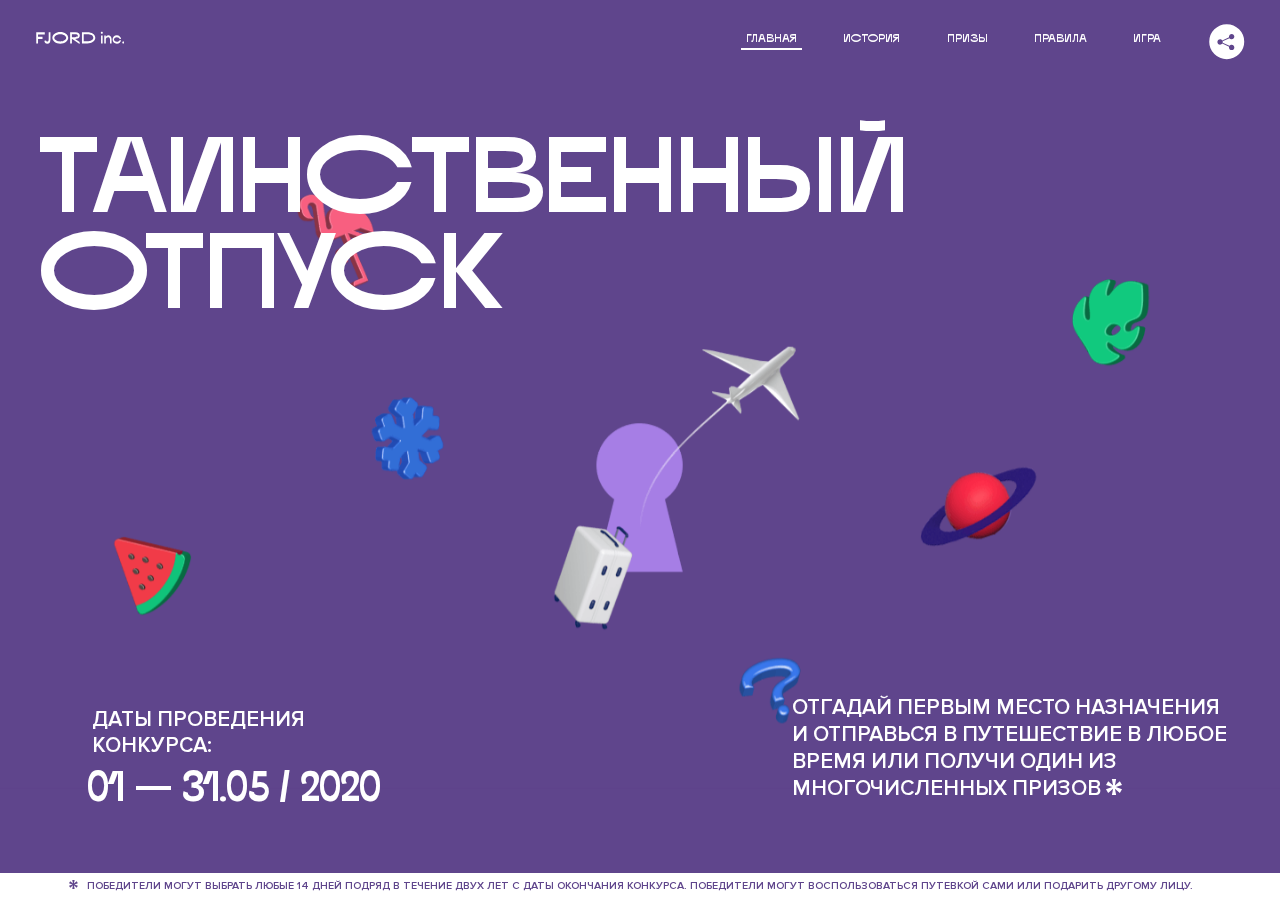
<file: 3/index.html>
<!DOCTYPE html>
<html lang="ru">
<head>
  <meta charset="UTF-8">
  <meta name="description" content="">
  <meta name="viewport" content="width=device-width, initial-scale=1.0">
  <meta http-equiv="X-UA-Compatible" content="ie=edge">
  <title>Mysterious Vacation</title>
<link href="css/style.min.css" rel="stylesheet">  <base href="https://htmlacademy-animation.github.io/2303435-magic-vacation-1/3/">
</head>
<body>

  <header class="page-header js-header">
    <div class="page-header__wrapper">
      <a href="#" class="page-header__logo" aria-label="Перейти на страницу FJORD.Inc">
        <svg width="100" height="15" viewBox="0 0 100 15" fill="none" xmlns="http://www.w3.org/2000/svg">
          <path d="M0.26 1.4V14H2.276V8.906H7.334V6.44H2.276V3.848H9.872V1.4H0.26ZM12.733 14.36C15.127 14.36 16.243 12.65 16.243 9.5V1.4H14.263V8.96C14.263 11.21 13.723 11.876 12.733 11.876C11.833 11.876 11.473 11.3 11.347 10.58L9.36702 10.94C9.63702 13.046 10.663 14.36 12.733 14.36ZM18.3918 7.7C18.3918 11.372 22.3878 14.36 27.3198 14.36C32.2518 14.36 36.2478 11.372 36.2478 7.7C36.2478 4.028 32.2518 1.04 27.3198 1.04C22.3878 1.04 18.3918 4.028 18.3918 7.7ZM20.6058 7.7C20.6058 5.378 23.6118 3.524 27.3198 3.524C30.9918 3.524 33.9798 5.378 33.9798 7.7C33.9798 10.004 30.9918 11.858 27.3198 11.858C23.6118 11.858 20.6058 10.004 20.6058 7.7ZM40.403 14V8.906H40.799L49.079 14.702V12.38L44.039 8.906H44.201C47.999 8.906 49.277 7.304 49.277 5.162C49.277 3.092 47.999 1.4 44.201 1.4H38.387V14H40.403ZM43.535 3.722C45.785 3.722 47.045 4.136 47.045 5.432C47.045 6.764 45.785 7.034 43.535 7.034H40.403V3.722H43.535ZM51.6936 1.382V14H57.8676C62.7456 14 66.7236 11.534 66.7236 7.7C66.7236 3.848 62.7456 1.382 57.8676 1.382H51.6936ZM53.7096 11.624V3.722H57.5436C61.5396 3.722 64.4916 5.018 64.4916 7.7C64.4916 10.238 61.5396 11.624 57.5436 11.624H53.7096ZM73.1832 14.018H74.9832V5H73.1832V14.018ZM72.9132 1.976C72.9132 2.57 73.3992 3.092 74.0832 3.092C74.7492 3.092 75.2352 2.57 75.2352 1.976C75.2352 1.382 74.7672 0.805999 74.0832 0.805999C73.3812 0.805999 72.9132 1.382 72.9132 1.976ZM76.7867 14H78.5687V9.104C78.7487 8.006 79.5947 6.962 81.0887 6.962C82.1147 6.962 83.2667 7.448 83.2667 9.554V14H85.0487V9.014C85.0487 6.152 83.2307 4.73 81.3587 4.73C79.9187 4.73 79.0727 5.558 78.5687 6.854V5H76.7867V14ZM90.9898 14.27C93.5098 14.27 95.3818 12.506 95.7238 10.328H94.0498C93.7258 11.3 92.6998 12.02 90.9898 12.02C88.8478 12.02 87.7678 10.922 87.7678 9.59C87.7678 8.24 88.8478 6.962 90.9898 6.962C92.7538 6.962 93.7978 7.844 94.0858 8.924H95.7418C95.4358 6.71 93.6178 4.73 90.9898 4.73C88.0918 4.73 86.1298 7.124 86.1298 9.59C86.1298 12.074 88.1278 14.27 90.9898 14.27ZM97.0693 12.938C97.0693 13.658 97.5553 14.144 98.2753 14.144C98.9953 14.144 99.4813 13.658 99.4813 12.938C99.4813 12.2 98.9953 11.714 98.2753 11.714C97.5553 11.714 97.0693 12.2 97.0693 12.938Z" fill="currentColor"></path>
        </svg>
      </a>
      <button class="page-header__toggler js-menu-toggler" type="button" aria-label="Управление мобильным меню"><span>Меню</span></button>
      <nav class="page-header__nav">
        <div class="page-header__menu js-menu" id="menu">
          <ul>
            <li>
              <a class="js-menu-link active" href="#top" data-href="top">главная</a>
            </li>
            <li>
              <a class="js-menu-link" href="#story" data-href="story">история</a>
            </li>
            <li>
              <a class="js-menu-link" href="#prizes" data-href="prizes">призы</a>
            </li>
            <li>
              <a class="js-menu-link" href="#rules" data-href="rules">правила</a>
            </li>
            <li>
              <a class="js-menu-link" href="#game" data-href="game">игра</a>
            </li>
          </ul>
        </div>
        <div class="page-header__social">
          <div class="social-block js-social-block">
            <button class="social-block__toggler" aria-label="Управлять блоком с социальными кнопками">
              <svg width="26" height="22" viewBox="0 0 27 22" fill="none" xmlns="http://www.w3.org/2000/svg">
                <path d="M19.6721 7.43664C21.6273 7.43664 23.213 5.85095 23.213 3.89566C23.213 1.94037 21.6273 0.354675 19.6721 0.354675C17.7168 0.354675 16.1311 1.94037 16.1311 3.89566C16.1311 4.19968 16.1728 4.49178 16.2458 4.77345L7.21751 8.95527C6.57519 8.05214 5.52303 7.46049 4.33078 7.46049C2.37549 7.46049 0.789795 9.04618 0.789795 11.0015C0.789795 12.9568 2.37549 14.5425 4.33078 14.5425C5.52303 14.5425 6.57668 13.9508 7.21751 13.0477L16.2458 17.2295C16.1743 17.5112 16.1311 17.8033 16.1311 18.1073C16.1311 20.0626 17.7168 21.6483 19.6721 21.6483C21.6273 21.6483 23.213 20.0626 23.213 18.1073C23.213 16.152 21.6273 14.5663 19.6721 14.5663C18.4798 14.5663 17.4262 15.158 16.7853 16.0611L7.75701 11.8793C7.82854 11.5976 7.87176 11.3055 7.87176 11.0015C7.87176 10.6974 7.83003 10.4053 7.75701 10.1237L16.7853 5.94186C17.4262 6.84499 18.4783 7.43664 19.6721 7.43664Z" fill="currentColor"></path>
              </svg>
            </button>
            <ul class="social-block__list">
              <li>
                <a class="social-block__link social-block__link--fb" href="#" aria-label="Мы на Facebook">
                  <svg width="8" height="17" viewBox="0 0 8 17" fill="none" xmlns="http://www.w3.org/2000/svg">
                    <path d="M4.24646 16.9899H1.09275L1.05793 8.49828H0V5.30707H1.05793V3.81124C1.05793 1.42084 2.57654 0 5.21735 0H7.41758V3.18585H5.30841C4.28262 3.18585 4.2478 3.48582 4.2478 4.24914V5.30707H7.42964L7.16716 8.49828H4.2478V16.9899H4.24646Z" fill="currentColor"></path>
                  </svg>
                </a>
              </li>
              <li>
                <a class="social-block__link social-block__link--insta" href="#" aria-label="Мы в Instagram">
                  <svg width="15" height="15" viewBox="0 0 15 15" fill="none" xmlns="http://www.w3.org/2000/svg">
                    <path d="M11.0197 0H4.19806C2.14246 0 0.471191 1.66993 0.471191 3.72285V10.5499C0.471191 12.6082 2.14112 14.2727 4.19806 14.2727H11.0197C13.0753 14.2727 14.7466 12.6082 14.7466 10.5499V3.72285C14.7466 1.67127 13.0753 0 11.0197 0ZM11.0197 12.4849H4.19806C3.13076 12.4849 2.26432 11.6158 2.26432 10.5512V3.72419C2.26432 2.65956 3.13076 1.79715 4.19806 1.79715H11.0197C12.087 1.79715 12.9535 2.6609 12.9535 3.72419V10.5512C12.9535 11.6145 12.087 12.4849 11.0197 12.4849Z" fill="currentColor"></path>
                    <path d="M7.60887 3.11084C5.38989 3.11084 3.58203 4.9187 3.58203 7.14036C3.58203 9.35532 5.38989 11.1645 7.60887 11.1645C9.83053 11.1645 11.6357 9.35666 11.6357 7.14036C11.6357 4.9187 9.83053 3.11084 7.60887 3.11084ZM7.60887 9.36871C6.37551 9.36871 5.37784 8.37372 5.37784 7.14036C5.37784 5.90699 6.37551 4.90665 7.60887 4.90665C8.83822 4.90665 9.84259 5.90833 9.84259 7.14036C9.84392 8.37238 8.83822 9.36871 7.60887 9.36871Z" fill="currentColor"></path>
                    <path d="M11.3573 2.35962C10.8256 2.35962 10.3931 2.79752 10.3931 3.32381C10.3931 3.85546 10.8256 4.29336 11.3573 4.29336C11.8862 4.29336 12.3215 3.85546 12.3215 3.32381C12.3215 2.79752 11.8862 2.35962 11.3573 2.35962Z" fill="currentColor"></path>
                  </svg>
                </a>
              </li>
              <li>
                <a class="social-block__link social-block__link--vk" href="#" aria-label="Мы ВКонтакте">
                  <svg width="17" height="10" viewBox="0 0 17 10" fill="none" xmlns="http://www.w3.org/2000/svg">
                    <path d="M14.1234 4.9002C14.1234 4.9002 16.3623 1.72708 16.5866 0.680242C16.6595 0.312285 16.4947 0.103188 16.1069 0.103188C16.1069 0.103188 14.8193 0.103188 14.168 0.103188C13.7235 0.103188 13.5587 0.293278 13.4235 0.579768C13.4235 0.579768 12.3724 2.82553 11.0969 4.24712C10.6861 4.70333 10.4781 4.84318 10.2511 4.84318C10.0646 4.84318 9.98625 4.6911 9.98625 4.27834V0.649016C9.98625 0.147997 9.92545 0.00135496 9.5066 0.00135496H6.39628C6.15578 0.00135496 6.0085 0.134417 6.0085 0.324506C6.0085 0.801084 6.73406 0.908351 6.73406 2.20231V4.87305C6.73406 5.40529 6.70569 5.61575 6.45303 5.61575C5.78016 5.61575 4.19528 3.30618 3.30623 0.678887C3.12923 0.145282 2.93737 0 2.43475 0H0.486409C0.205373 0 0 0.190085 0 0.476576C0 0.991172 0.60666 3.40801 2.99277 6.64358C4.59927 8.8201 6.70569 10 8.60269 10C9.76196 10 10.0416 9.80312 10.0416 9.31432V7.63883C10.0416 7.22607 10.2065 7.04956 10.4429 7.04956C10.7078 7.04956 11.1847 7.13238 12.2805 8.22268C13.5843 9.47862 13.6762 10 14.3896 10H16.5676C16.7919 10 17 9.89273 17 9.52342C17 9.02919 16.3623 8.15343 15.384 7.10659C14.9801 6.56755 14.3302 5.98914 14.1248 5.72301C13.8275 5.40801 13.9154 5.23014 14.1234 4.9002Z" fill="currentColor"></path>
                  </svg>
                </a>
              </li>
            </ul>
          </div>
        </div>
      </nav>
    </div>
  </header>

  <main class="page-content">

    <section class="animation-screen"></section>

    <section class="screen screen--hidden screen--intro" id="top">
      <div class="screen__wrapper">
        <div class="intro">
          <h1 class="intro__title">Таинственный отпуск</h1>
          <div class="intro__content">
            <div class="intro__info">
              <p class="intro__label">Даты проведения конкурса:</p>
              <p class="intro__date">01 — 31.05 / 2020</p>
            </div>
            <div class="intro__message">
              <p>
                Отгадай первым место назначения и&nbsp;отправься в&nbsp;путешествие в&nbsp;любое время или получи один из многочисленных призов
                <svg width="16" height="16" viewBox="0 0 10 10" fill="none" xmlns="http://www.w3.org/2000/svg">
                  <path d="M0 6.35337L3.90271 4.99012L0 3.64663L1.34615 1.32374L4.44287 4.01073L3.67364 0H6.34615L5.57692 4.01073L8.65385 1.32374L10 3.64663L6.13405 4.99012L10 6.35337L8.65385 8.65651L5.57692 5.98927L6.34615 10H3.67364L4.44287 5.96952L1.34615 8.65651L0 6.35337Z" fill="currentColor"></path>
                </svg>
              </p>
            </div>
          </div>
        </div>
      </div>
      <div class="screen__footer js-footer">
        <button class="screen__footer-enlarge js-footer-toggler" type="button" aria-label="Показать сообщение">
          <svg width="10" height="10" viewBox="0 0 10 10" fill="none" xmlns="http://www.w3.org/2000/svg">
            <path d="M0 6.35337L3.90271 4.99012L0 3.64663L1.34615 1.32374L4.44287 4.01073L3.67364 0H6.34615L5.57692 4.01073L8.65385 1.32374L10 3.64663L6.13405 4.99012L10 6.35337L8.65385 8.65651L5.57692 5.98927L6.34615 10H3.67364L4.44287 5.96952L1.34615 8.65651L0 6.35337Z" fill="currentColor"></path>
          </svg>
        </button>
        <button class="screen__footer-collapse js-footer-toggler" type="button" aria-label="Скрыть сообщение">
          <svg width="13" height="13" viewBox="0 0 13 13" fill="none" xmlns="http://www.w3.org/2000/svg">
            <line x1="12.3536" y1="0.353553" x2="0.738349" y2="11.9688" stroke="currentColor"></line>
            <line x1="0.738319" y1="0.539925" x2="12.3535" y2="12.1551" stroke="currentColor"></line>
          </svg>
        </button>
        <div class="screen__footer-wrapper">
          <div class="screen__footer-announce">
            <p class="screen__footer-label">Даты проведения конкурса:</p>
            <p class="screen__footer-date">01 — 31.05 / 2020</p>
          </div>
          <div class="screen__footer-note">
            <p>
              <svg width="10" height="10" viewBox="0 0 10 10" fill="none" xmlns="http://www.w3.org/2000/svg">
                <path d="M0 6.35337L3.90271 4.99012L0 3.64663L1.34615 1.32374L4.44287 4.01073L3.67364 0H6.34615L5.57692 4.01073L8.65385 1.32374L10 3.64663L6.13405 4.99012L10 6.35337L8.65385 8.65651L5.57692 5.98927L6.34615 10H3.67364L4.44287 5.96952L1.34615 8.65651L0 6.35337Z" fill="currentColor"></path>
              </svg>
              <span>Победители могут выбрать любые 14 дней подряд в&nbsp;течение двух лет с&nbsp;даты окончания конкурса. Победители могут воспользоваться путевкой сами или подарить другому лицу.</span>
            </p>
          </div>
        </div>
      </div>
    </section>

    <section class="screen screen--hidden screen--story" id="story">

      <div class="slider swiper-container js-slider">

        <div class="swiper-wrapper">

          <div class="slider__item swiper-slide">
            <h2 class="slider__item-title">История</h2>
            <p class="slider__item-text">Джеймс Таргет был основателем компании &laquo;Fjord Inc.&raquo;. С&nbsp;1965 года &laquo;Fjord Inc.&raquo; прославилась надёжными и&nbsp;удобными чемоданами и&nbsp;аксессуарами для туристов.</p>
          </div>

          <div class="slider__item swiper-slide">
            <p class="slider__item-text">Когда Джеймсу было 7&nbsp;лет, в&nbsp;их&nbsp;доме гостил дядюшка и&nbsp;развлекал детей рассказами о&nbsp;своей поездке в&nbsp;место, показавшееся малышу Таргету невероятным. Тогда Джеймс решил, что однажды посетит его, но&nbsp;не&nbsp;будет рассказывать о&nbsp;мечте, пока не&nbsp;осуществит.</p>
          </div>

          <div class="slider__item swiper-slide">
            <p class="slider__item-text">Джеймс Таргет стал увлеченным путешественником. Он&nbsp;посетил 5&nbsp;континентов, 126&nbsp;стран.</p>
          </div>

          <div class="slider__item swiper-slide">
            <p class="slider__item-text">Он&nbsp;сплавлялся по&nbsp;Амазонке и&nbsp;погружался в&nbsp;пещеры Франции, медитировал в&nbsp;горах Тибета и&nbsp;пожимал руку вождя племени Акугауа.</p>
          </div>

          <div class="slider__item swiper-slide">
            <p class="slider__item-text">Из&nbsp;своих поездок Джеймс Таргет привозил идеи, как сделать свои чемоданы &laquo;Fjord Inc.&raquo; удобными и&nbsp;приспособленными к&nbsp;разным дорожным условиям.</p>
          </div>

          <div class="slider__item swiper-slide">
            <p class="slider__item-text">Всё это время Джеймс не&nbsp;оставлял идею поездки своей мечты. Однако, как только он&nbsp;брался за&nbsp;планирование, возникали препятствия, не&nbsp;позволяющие отправиться туда.</p>
          </div>

          <div class="slider__item swiper-slide">
            <p class="slider__item-text">В&nbsp;возрасте 67&nbsp;лет Джеймс Таргет попал под лавину и&nbsp;погиб. В&nbsp;своём завещании он&nbsp;поручил отправить в&nbsp;заветное путешествие трёх смельчаков, единых с&nbsp;ним духом.</p>
          </div>

          <div class="slider__item swiper-slide">
            <p class="slider__item-text">Тех, кто сможет узнать таинственное место, задавая вопросы специально обученному ИИ&nbsp;&laquo;Соне&raquo;, ждет фантастическое путешествие.</p>
          </div>
        </div>
        <div class="slider__controls">
          <button class="slider__control slider__control--prev js-control-prev" type="button" aria-label="Показать предыдущую историю">
            <svg width="12" height="22" viewBox="0 0 12 22" fill="none" xmlns="http://www.w3.org/2000/svg">
              <path d="M11 1L1 11L11 21" stroke="currentColor" stroke-width="2" stroke-linejoin="round"></path>
            </svg>
          </button>
          <button class="slider__control slider__control--next js-control-next" type="button" aria-label="Показать следующую историю">
            <svg width="12" height="22" viewBox="0 0 12 22" fill="none" xmlns="http://www.w3.org/2000/svg">
              <path d="M1 1L11 11L1 21" stroke="currentColor" stroke-width="2" stroke-linejoin="round"></path>
            </svg>
          </button>
        </div>
        <div class="slider__pagination swiper-pagination"></div>
      </div>
    </section>

    <section class="screen screen--hidden screen--prizes" id="prizes">
      <div class="screen__wrapper">
        <div class="prizes">
          <h2 class="prizes__title">ПРизы</h2>
          <div class="prizes__lead">
            <p>Найди ответ и&nbsp;получи один из&nbsp;призов:</p>
          </div>
          <ul class="prizes__list">
            <li class="prizes__item prizes__item--journeys">
              <div class="prizes__icon">
                <picture>
                  <source srcset="img/prize1-mob.svg" media="(orientation: portrait)">
                  <img src="img/prize1.svg" alt="">
                </picture>
              </div>
              <p class="prizes__desc">
                <b>3</b>
                <span>загадочных путешествия</span>
              </p>
            </li>
            <li class="prizes__item prizes__item--cases">
              <div class="prizes__icon">
                <picture>
                  <source srcset="img/prize2-mob.svg" media="(orientation: portrait)">
                  <img src="img/prize2.svg" alt="">
                </picture>
              </div>
              <p class="prizes__desc">
                <b>7</b>
                <span>надежных чемоданов</span>
              </p>
            </li>
            <li class="prizes__item prizes__item--codes">
              <div class="prizes__icon">
                <picture>
                  <source srcset="img/prize3-mob.svg" media="(orientation: portrait)">
                  <img src="img/prize3.svg" alt="">
                </picture>
              </div>
              <p class="prizes__desc">
                <b>900</b>
                <span>
                  промокодов на&nbsp;скидку 15%
                  <svg width="10" height="10" viewBox="0 0 10 10" fill="none" xmlns="http://www.w3.org/2000/svg">
                    <path d="M0 6.35337L3.90271 4.99012L0 3.64663L1.34615 1.32374L4.44287 4.01073L3.67364 0H6.34615L5.57692 4.01073L8.65385 1.32374L10 3.64663L6.13405 4.99012L10 6.35337L8.65385 8.65651L5.57692 5.98927L6.34615 10H3.67364L4.44287 5.96952L1.34615 8.65651L0 6.35337Z" fill="currentColor"></path>
                  </svg>
                </span>
              </p>
            </li>
          </ul>
        </div>
      </div>
      <div class="screen__footer js-footer">
        <button class="screen__footer-enlarge js-footer-toggler" type="button" aria-label="Показать сообщение">
          <svg width="10" height="10" viewBox="0 0 10 10" fill="none" xmlns="http://www.w3.org/2000/svg">
            <path d="M0 6.35337L3.90271 4.99012L0 3.64663L1.34615 1.32374L4.44287 4.01073L3.67364 0H6.34615L5.57692 4.01073L8.65385 1.32374L10 3.64663L6.13405 4.99012L10 6.35337L8.65385 8.65651L5.57692 5.98927L6.34615 10H3.67364L4.44287 5.96952L1.34615 8.65651L0 6.35337Z" fill="currentColor"></path>
          </svg>
        </button>
        <button class="screen__footer-collapse js-footer-toggler" type="button" aria-label="Скрыть сообщение">
          <svg width="13" height="13" viewBox="0 0 13 13" fill="none" xmlns="http://www.w3.org/2000/svg">
            <line x1="12.3536" y1="0.353553" x2="0.738349" y2="11.9688" stroke="currentColor"></line>
            <line x1="0.738319" y1="0.539925" x2="12.3535" y2="12.1551" stroke="currentColor"></line>
          </svg>
        </button>
        <div class="screen__footer-wrapper">
          <div class="screen__footer-announce">
            <p class="screen__footer-label">Даты проведения конкурса:</p>
            <p class="screen__footer-date">01 — 31.05 / 2020</p>
          </div>
          <div class="screen__footer-note">
            <p>
              <svg width="10" height="10" viewBox="0 0 10 10" fill="none" xmlns="http://www.w3.org/2000/svg">
                <path d="M0 6.35337L3.90271 4.99012L0 3.64663L1.34615 1.32374L4.44287 4.01073L3.67364 0H6.34615L5.57692 4.01073L8.65385 1.32374L10 3.64663L6.13405 4.99012L10 6.35337L8.65385 8.65651L5.57692 5.98927L6.34615 10H3.67364L4.44287 5.96952L1.34615 8.65651L0 6.35337Z" fill="currentColor"></path>
              </svg>
              <span>Скидка&nbsp;15% на&nbsp;единоразовое приобретение путёвки с&nbsp;1&nbsp;июня 2020 по&nbsp;31&nbsp;мая 2022&nbsp;года. Суммируется с&nbsp;другими акциями</span>
            </p>
          </div>
        </div>
      </div>
    </section>

    <section class="screen screen--hidden screen--rules" id="rules">
      <div class="screen__wrapper">
        <div class="rules">
          <h2 class="rules__title">Правила</h2>
          <div class="rules__lead">
            <p>Для того чтобы получить наследство Джеймса Таргета, тебе нужно выведать у&nbsp;&laquo;Сони&raquo;, куда предстоит отправиться тебе в&nbsp;случае победы</p>
          </div>
          <ol class="rules__list">
            <li class="rules__item">
              <p>Тебе отводится <br>5&nbsp;минут</p>
            </li>
            <li class="rules__item">
              <p>Задавай любые вопросы в&nbsp;текстовом поле</p>
            </li>
            <li class="rules__item">
              <p>Нажимай кнопку &laquo;Узнать&raquo;, чтобы получить ответ</p>
            </li>
            <li class="rules__item">
              <p>&laquo;Соня&raquo; может отвечать только&nbsp;Да или Нет</p>
            </li>
          </ol>
          <a href="#game" class="rules__link btn">Погнали!</a>
        </div>
      </div>
      <div class="screen__disclaimer">
        <div class="disclaimer">
          <ul>
            <li>
              <a href="#">Правовая информация</a>
            </li>
            <li>
              <a href="#">Подробные правила</a>
            </li>
          </ul>
        </div>
      </div>
    </section>

    <section class="screen screen--hidden screen--game" id="game">
      <div class="screen__wrapper">
        <div class="game">
          <div class="game__header">
            <h2 class="game__title">Игра</h2>
            <div class="game__counter">
              <span>05</span>:<span>00</span>
            </div>
          </div>
          <div class="game__body">
            <div class="chat">
              <div class="chat__body js-chat">
                <ul class="chat__list" id="messages"></ul>
              </div>
              <div class="chat__footer">
                <form action="#" method="post" class="form" id="message-form">
                  <label for="message-field" class="visually-hidden">Поле для ввода вопроса</label>
                  <input type="text" class="form__field" id="message-field">
                  <button class="form__button btn">
                    Узнать
                    <svg width="18" height="19" viewBox="0 0 18 19" fill="none" xmlns="http://www.w3.org/2000/svg">
                      <path stroke="currentColor" stroke-width="2" d="M9 19V1"></path>
                      <path d="M1 9l8-8 8 8" stroke="currentColor" stroke-width="2" stroke-linejoin="round"></path>
                    </svg>
                  </button>
                </form>
              </div>
            </div>
          </div>
          <!-- временные кнопки для показа результата -->
          <div class="game__buttons">
            <button class="game__button btn js-show-result" type="button" data-target="result">Положительный результат</button>
            <button class="game__button btn js-show-result" type="button" data-target="result2">Положительный результат - 2</button>
            <button class="game__button btn js-show-result" type="button" data-target="result3">Отрицательный результат</button>
          </div>
        </div>
      </div>
    </section>

    <section class="screen screen--hidden screen--result" id="result">
      <div class="screen__wrapper">
        <div class="result result--trip">
          <div class="result__image">
            <picture>
              <source srcset="img/result1-mob.png 1x, img/result1-mob@2x.png 2x" media="(max-width: 768px) and (orientation: portrait)">
              <img src="img/result1.png" srcset="img/result1@2x.png 2x" alt="">
            </picture>
          </div>
          <h2 class="result__title">
            <span class="visually-hidden">ПОбеда!</span>
            <svg xmlns="http://www.w3.org/2000/svg" viewBox="0 0 568.85 109.24">
              <path d="M16,24.44V92H2.6V8H75V92H61.52V24.44H16Z" transform="translate(-2.1 -1.5)" fill="none" stroke="currentColor"></path>
              <path d="M148.76,5.6c32.88,0,59.52,19.92,59.52,44.4s-26.64,44.4-59.52,44.4S89.24,74.48,89.24,50,115.88,5.6,148.76,5.6Zm0,72.12c24.48,0,44.4-12.36,44.4-27.72s-19.92-27.84-44.4-27.84C124,22.16,104,34.52,104,50S124,77.72,148.76,77.72Z" transform="translate(-2.1 -1.5)" fill="none" stroke="currentColor"></path>
              <path d="M287.36,8V24.44H236v14.4h25.32c25.44,0,34,11.16,34,26.52,0,15.6-8.52,26.64-34,26.64H222.56V8h64.8ZM256.88,76.52c15.12,0,23.52-2,23.52-11.52S272,54.44,256.88,54.44H236V76.52h20.88Z" transform="translate(-2.1 -1.5)" fill="none" stroke="currentColor"></path>
              <path d="M371.47,8V24.44H320.84V41.6h33.6V58h-33.6V75.56h50.64V92H307.4V8h64.08Z" transform="translate(-2.1 -1.5)" fill="none" stroke="currentColor"></path>
              <path d="M382.39,110.24V75.56h7.44c4.56-4.68,7.8-18.36,8.76-56L399,8h48.6V75.56h10v34.68H442.87V92H397v18.24H382.39Zm51.72-34.68V24.44H411.55v3.12c-0.48,22.44-3.24,37.68-7.2,48h29.76Z" transform="translate(-2.1 -1.5)" fill="none" stroke="currentColor"></path>
              <path d="M463.75,92l28-84h27.12l28.08,84H533.47l-7.8-23.52h-37.8L480.07,92H463.75Zm56.64-40L507,11.84,493.51,52h26.88Z" transform="translate(-2.1 -1.5)" fill="none" stroke="currentColor"></path>
              <path d="M554.12,70.4L555.55,2H569l1.44,68.4H554.12Zm8.28,6.36c4.8,0,8,3.24,8,8.16a8,8,0,1,1-16.08,0C554.35,80,557.59,76.76,562.39,76.76Z" transform="translate(-2.1 -1.5)" fill="none" stroke="currentColor"></path>
            </svg>
          </h2>
          <div class="result__text">
            <p>ты&nbsp;отправляешься в&nbsp;Арктику!</p>
          </div>
          <div class="result__form">
            <form action="#" method="post" class="form form--result">
              <label for="email-field" class="form__label">зарегистрируй результат</label>
              <input type="email" class="form__field" id="email-field" placeholder="e-mail для регистации результата и получения приза" required="">
              <button class="form__button btn">
                отправить
                <svg width="18" height="19" viewBox="0 0 18 19" fill="none" xmlns="http://www.w3.org/2000/svg">
                  <path stroke="currentColor" stroke-width="2" d="M9 19V1"></path>
                  <path d="M1 9l8-8 8 8" stroke="currentColor" stroke-width="2" stroke-linejoin="round"></path>
                </svg>
              </button>
            </form>
          </div>
        </div>
      </div>
    </section>

    <section class="screen screen--hidden screen--result" id="result2">
      <div class="screen__wrapper">
        <div class="result result--prize">
          <div class="result__image">
            <picture>
              <source srcset="img/result2-mob.png 1x, img/result2-mob@2x.png 2x" media="(max-width: 768px) and (orientation: portrait)">
              <img src="img/result2.png" srcset="img/result2@2x.png 2x" alt="">
            </picture>
          </div>
          <h2 class="result__title">
            <span class="visually-hidden">ПОбеда!</span>
            <svg xmlns="http://www.w3.org/2000/svg" viewBox="0 0 568.85 109.24">
              <path d="M16,24.44V92H2.6V8H75V92H61.52V24.44H16Z" transform="translate(-2.1 -1.5)" fill="none" stroke="currentColor"></path>
              <path d="M148.76,5.6c32.88,0,59.52,19.92,59.52,44.4s-26.64,44.4-59.52,44.4S89.24,74.48,89.24,50,115.88,5.6,148.76,5.6Zm0,72.12c24.48,0,44.4-12.36,44.4-27.72s-19.92-27.84-44.4-27.84C124,22.16,104,34.52,104,50S124,77.72,148.76,77.72Z" transform="translate(-2.1 -1.5)" fill="none" stroke="currentColor"></path>
              <path d="M287.36,8V24.44H236v14.4h25.32c25.44,0,34,11.16,34,26.52,0,15.6-8.52,26.64-34,26.64H222.56V8h64.8ZM256.88,76.52c15.12,0,23.52-2,23.52-11.52S272,54.44,256.88,54.44H236V76.52h20.88Z" transform="translate(-2.1 -1.5)" fill="none" stroke="currentColor"></path>
              <path d="M371.47,8V24.44H320.84V41.6h33.6V58h-33.6V75.56h50.64V92H307.4V8h64.08Z" transform="translate(-2.1 -1.5)" fill="none" stroke="currentColor"></path>
              <path d="M382.39,110.24V75.56h7.44c4.56-4.68,7.8-18.36,8.76-56L399,8h48.6V75.56h10v34.68H442.87V92H397v18.24H382.39Zm51.72-34.68V24.44H411.55v3.12c-0.48,22.44-3.24,37.68-7.2,48h29.76Z" transform="translate(-2.1 -1.5)" fill="none" stroke="currentColor"></path>
              <path d="M463.75,92l28-84h27.12l28.08,84H533.47l-7.8-23.52h-37.8L480.07,92H463.75Zm56.64-40L507,11.84,493.51,52h26.88Z" transform="translate(-2.1 -1.5)" fill="none" stroke="currentColor"></path>
              <path d="M554.12,70.4L555.55,2H569l1.44,68.4H554.12Zm8.28,6.36c4.8,0,8,3.24,8,8.16a8,8,0,1,1-16.08,0C554.35,80,557.59,76.76,562.39,76.76Z" transform="translate(-2.1 -1.5)" fill="none" stroke="currentColor"></path>
            </svg>
          </h2>
          <div class="result__text">
            <p>чемодан &laquo;Fjord&nbsp;Inc.&raquo;&nbsp;твой</p>
          </div>
          <div class="result__form">
            <form action="#" method="post" class="form form--result">
              <label for="email-field2" class="form__label">зарегистрируй результат</label>
              <input type="email" class="form__field" id="email-field2" placeholder="e-mail для регистации результата и получения приза" required="">
              <button class="form__button btn">
                отправить
                <svg width="18" height="19" viewBox="0 0 18 19" fill="none" xmlns="http://www.w3.org/2000/svg">
                  <path stroke="currentColor" stroke-width="2" d="M9 19V1"></path>
                  <path d="M1 9l8-8 8 8" stroke="currentColor" stroke-width="2" stroke-linejoin="round"></path>
                </svg>
              </button>
            </form>
          </div>
        </div>
      </div>
    </section>

    <section class="screen screen--hidden screen--result" id="result3">
      <div class="screen__wrapper">
        <div class="result result--negative">
          <div class="result__image">
            <picture>
              <source srcset="img/result3-mob.png 1x, img/result3-mob@2x.png 2x" media="(max-width: 768px) and (orientation: portrait)">
              <img src="img/result3.png" srcset="img/result3@2x.png 2x" alt="">
            </picture>
          </div>
          <h2 class="result__title">
            <span class="visually-hidden">Не угадал!</span>
            <svg xmlns="http://www.w3.org/2000/svg" viewBox="0 0 660.77 109.24">
              <path d="M2.66,92V8H16.1V42.2H53.3V8H66.74V92H53.3V58.64H16.1V92H2.66Z" transform="translate(-2.16 -1.5)" fill="none" stroke="currentColor"></path>
              <path d="M147.62,8V24.44H97V41.6h33.6V58H97V75.56h50.64V92H83.54V8h64.08Z" transform="translate(-2.16 -1.5)" fill="none" stroke="currentColor"></path>
              <path d="M199.22,8l20.52,42.36L235.34,8h16.44l-31,84H204.38l9.48-25.92L185.78,8h13.44Z" transform="translate(-2.16 -1.5)" fill="none" stroke="currentColor"></path>
              <path d="M273.74,24.44V92H260.3V8h50.16V24.44H273.74Z" transform="translate(-2.16 -1.5)" fill="none" stroke="currentColor"></path>
              <path d="M307.1,92l28-84h27.12l28.08,84H376.82L369,68.48h-37.8L323.42,92H307.1Zm56.64-40L350.3,11.84,336.86,52h26.88Z" transform="translate(-2.16 -1.5)" fill="none" stroke="currentColor"></path>
              <path d="M396.38,110.24V75.56h7.44c4.56-4.68,7.8-18.36,8.76-56L412.94,8h48.6V75.56h10v34.68H456.86V92H411v18.24H396.38ZM448.1,75.56V24.44H425.54v3.12c-0.48,22.44-3.24,37.68-7.2,48H448.1Z" transform="translate(-2.16 -1.5)" fill="none" stroke="currentColor"></path>
              <path d="M477.74,92l28-84h27.12L560.9,92H547.46l-7.8-23.52h-37.8L494.06,92H477.74Zm56.64-40-13.44-40.2L507.5,52h26.88Z" transform="translate(-2.16 -1.5)" fill="none" stroke="currentColor"></path>
              <path d="M568.7,76.88a13.77,13.77,0,0,0,5,1c6.6,0,10.44-6.24,12-58.32L586.22,8h46.2V92H619V24.44H598.82l-0.12,3.12C597.14,81,589,94.4,573.74,94.4a28.55,28.55,0,0,1-6.72-.84Z" transform="translate(-2.16 -1.5)" fill="none" stroke="currentColor"></path>
              <path d="M646.1,70.4L647.54,2H661l1.44,68.4H646.1Zm8.28,6.36c4.8,0,8,3.24,8,8.16a8,8,0,0,1-16.08,0C646.34,80,649.58,76.76,654.38,76.76Z" transform="translate(-2.16 -1.5)" fill="none" stroke="currentColor"></path>
            </svg>
          </h2>
          <button class="result__button js-play" type="button">
            не сдавайся!
            <span>
              <svg width="27" height="22" viewBox="0 0 27 22" fill="none" xmlns="http://www.w3.org/2000/svg">
                <path d="M10.6899 1.47998C5.42992 1.47998 1.16992 5.73998 1.16992 11C1.16992 16.26 5.42992 20.52 10.6899 20.52C15.9499 20.52 20.2099 16.26 20.2099 11V7.13998" stroke="currentColor" stroke-width="2" stroke-miterlimit="10"></path>
                <path d="M15.1099 12.5099L20.1499 7.13989L25.3099 12.6299" stroke="currentColor" stroke-width="2" stroke-miterlimit="10" stroke-linejoin="round"></path>
              </svg>
            </span>
          </button>
        </div>
      </div>
    </section>

    <div class="screen__bg"></div>

  </main>

<script src="js/script.js"></script></body>
</html>
</file>
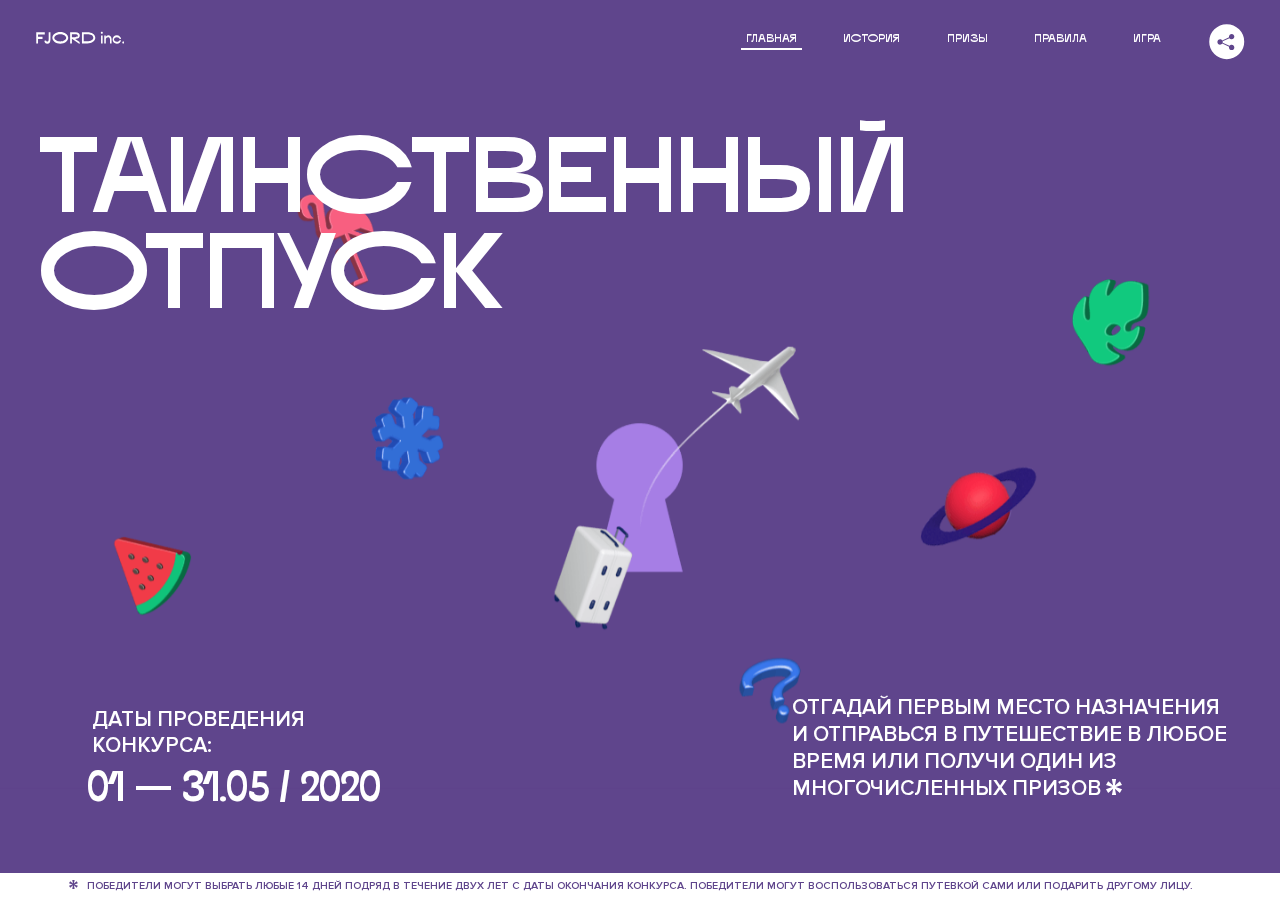
<file: 4/index.html>
<!DOCTYPE html>
<html lang="ru">
<head>
  <meta charset="UTF-8">
  <meta name="description" content="">
  <meta name="viewport" content="width=device-width, initial-scale=1.0">
  <meta http-equiv="X-UA-Compatible" content="ie=edge">
  <title>Mysterious Vacation</title>
<link href="css/style.min.css" rel="stylesheet">  <base href="https://htmlacademy-animation.github.io/2303435-magic-vacation-1/4/">
</head>
<body>

  <header class="page-header js-header">
    <div class="page-header__wrapper">
      <a href="#" class="page-header__logo" aria-label="Перейти на страницу FJORD.Inc">
        <svg width="100" height="15" viewBox="0 0 100 15" fill="none" xmlns="http://www.w3.org/2000/svg">
          <path d="M0.26 1.4V14H2.276V8.906H7.334V6.44H2.276V3.848H9.872V1.4H0.26ZM12.733 14.36C15.127 14.36 16.243 12.65 16.243 9.5V1.4H14.263V8.96C14.263 11.21 13.723 11.876 12.733 11.876C11.833 11.876 11.473 11.3 11.347 10.58L9.36702 10.94C9.63702 13.046 10.663 14.36 12.733 14.36ZM18.3918 7.7C18.3918 11.372 22.3878 14.36 27.3198 14.36C32.2518 14.36 36.2478 11.372 36.2478 7.7C36.2478 4.028 32.2518 1.04 27.3198 1.04C22.3878 1.04 18.3918 4.028 18.3918 7.7ZM20.6058 7.7C20.6058 5.378 23.6118 3.524 27.3198 3.524C30.9918 3.524 33.9798 5.378 33.9798 7.7C33.9798 10.004 30.9918 11.858 27.3198 11.858C23.6118 11.858 20.6058 10.004 20.6058 7.7ZM40.403 14V8.906H40.799L49.079 14.702V12.38L44.039 8.906H44.201C47.999 8.906 49.277 7.304 49.277 5.162C49.277 3.092 47.999 1.4 44.201 1.4H38.387V14H40.403ZM43.535 3.722C45.785 3.722 47.045 4.136 47.045 5.432C47.045 6.764 45.785 7.034 43.535 7.034H40.403V3.722H43.535ZM51.6936 1.382V14H57.8676C62.7456 14 66.7236 11.534 66.7236 7.7C66.7236 3.848 62.7456 1.382 57.8676 1.382H51.6936ZM53.7096 11.624V3.722H57.5436C61.5396 3.722 64.4916 5.018 64.4916 7.7C64.4916 10.238 61.5396 11.624 57.5436 11.624H53.7096ZM73.1832 14.018H74.9832V5H73.1832V14.018ZM72.9132 1.976C72.9132 2.57 73.3992 3.092 74.0832 3.092C74.7492 3.092 75.2352 2.57 75.2352 1.976C75.2352 1.382 74.7672 0.805999 74.0832 0.805999C73.3812 0.805999 72.9132 1.382 72.9132 1.976ZM76.7867 14H78.5687V9.104C78.7487 8.006 79.5947 6.962 81.0887 6.962C82.1147 6.962 83.2667 7.448 83.2667 9.554V14H85.0487V9.014C85.0487 6.152 83.2307 4.73 81.3587 4.73C79.9187 4.73 79.0727 5.558 78.5687 6.854V5H76.7867V14ZM90.9898 14.27C93.5098 14.27 95.3818 12.506 95.7238 10.328H94.0498C93.7258 11.3 92.6998 12.02 90.9898 12.02C88.8478 12.02 87.7678 10.922 87.7678 9.59C87.7678 8.24 88.8478 6.962 90.9898 6.962C92.7538 6.962 93.7978 7.844 94.0858 8.924H95.7418C95.4358 6.71 93.6178 4.73 90.9898 4.73C88.0918 4.73 86.1298 7.124 86.1298 9.59C86.1298 12.074 88.1278 14.27 90.9898 14.27ZM97.0693 12.938C97.0693 13.658 97.5553 14.144 98.2753 14.144C98.9953 14.144 99.4813 13.658 99.4813 12.938C99.4813 12.2 98.9953 11.714 98.2753 11.714C97.5553 11.714 97.0693 12.2 97.0693 12.938Z" fill="currentColor"></path>
        </svg>
      </a>
      <button class="page-header__toggler js-menu-toggler" type="button" aria-label="Управление мобильным меню"><span>Меню</span></button>
      <nav class="page-header__nav">
        <div class="page-header__menu js-menu" id="menu">
          <ul>
            <li>
              <a class="js-menu-link active" href="#top" data-href="top">главная</a>
            </li>
            <li>
              <a class="js-menu-link" href="#story" data-href="story">история</a>
            </li>
            <li>
              <a class="js-menu-link" href="#prizes" data-href="prizes">призы</a>
            </li>
            <li>
              <a class="js-menu-link" href="#rules" data-href="rules">правила</a>
            </li>
            <li>
              <a class="js-menu-link" href="#game" data-href="game">игра</a>
            </li>
          </ul>
        </div>
        <div class="page-header__social">
          <div class="social-block js-social-block">
            <button class="social-block__toggler" aria-label="Управлять блоком с социальными кнопками">
              <svg width="26" height="22" viewBox="0 0 27 22" fill="none" xmlns="http://www.w3.org/2000/svg">
                <path d="M19.6721 7.43664C21.6273 7.43664 23.213 5.85095 23.213 3.89566C23.213 1.94037 21.6273 0.354675 19.6721 0.354675C17.7168 0.354675 16.1311 1.94037 16.1311 3.89566C16.1311 4.19968 16.1728 4.49178 16.2458 4.77345L7.21751 8.95527C6.57519 8.05214 5.52303 7.46049 4.33078 7.46049C2.37549 7.46049 0.789795 9.04618 0.789795 11.0015C0.789795 12.9568 2.37549 14.5425 4.33078 14.5425C5.52303 14.5425 6.57668 13.9508 7.21751 13.0477L16.2458 17.2295C16.1743 17.5112 16.1311 17.8033 16.1311 18.1073C16.1311 20.0626 17.7168 21.6483 19.6721 21.6483C21.6273 21.6483 23.213 20.0626 23.213 18.1073C23.213 16.152 21.6273 14.5663 19.6721 14.5663C18.4798 14.5663 17.4262 15.158 16.7853 16.0611L7.75701 11.8793C7.82854 11.5976 7.87176 11.3055 7.87176 11.0015C7.87176 10.6974 7.83003 10.4053 7.75701 10.1237L16.7853 5.94186C17.4262 6.84499 18.4783 7.43664 19.6721 7.43664Z" fill="currentColor"></path>
              </svg>
            </button>
            <ul class="social-block__list">
              <li>
                <a class="social-block__link social-block__link--fb" href="#" aria-label="Мы на Facebook">
                  <svg width="8" height="17" viewBox="0 0 8 17" fill="none" xmlns="http://www.w3.org/2000/svg">
                    <path d="M4.24646 16.9899H1.09275L1.05793 8.49828H0V5.30707H1.05793V3.81124C1.05793 1.42084 2.57654 0 5.21735 0H7.41758V3.18585H5.30841C4.28262 3.18585 4.2478 3.48582 4.2478 4.24914V5.30707H7.42964L7.16716 8.49828H4.2478V16.9899H4.24646Z" fill="currentColor"></path>
                  </svg>
                </a>
              </li>
              <li>
                <a class="social-block__link social-block__link--insta" href="#" aria-label="Мы в Instagram">
                  <svg width="15" height="15" viewBox="0 0 15 15" fill="none" xmlns="http://www.w3.org/2000/svg">
                    <path d="M11.0197 0H4.19806C2.14246 0 0.471191 1.66993 0.471191 3.72285V10.5499C0.471191 12.6082 2.14112 14.2727 4.19806 14.2727H11.0197C13.0753 14.2727 14.7466 12.6082 14.7466 10.5499V3.72285C14.7466 1.67127 13.0753 0 11.0197 0ZM11.0197 12.4849H4.19806C3.13076 12.4849 2.26432 11.6158 2.26432 10.5512V3.72419C2.26432 2.65956 3.13076 1.79715 4.19806 1.79715H11.0197C12.087 1.79715 12.9535 2.6609 12.9535 3.72419V10.5512C12.9535 11.6145 12.087 12.4849 11.0197 12.4849Z" fill="currentColor"></path>
                    <path d="M7.60887 3.11084C5.38989 3.11084 3.58203 4.9187 3.58203 7.14036C3.58203 9.35532 5.38989 11.1645 7.60887 11.1645C9.83053 11.1645 11.6357 9.35666 11.6357 7.14036C11.6357 4.9187 9.83053 3.11084 7.60887 3.11084ZM7.60887 9.36871C6.37551 9.36871 5.37784 8.37372 5.37784 7.14036C5.37784 5.90699 6.37551 4.90665 7.60887 4.90665C8.83822 4.90665 9.84259 5.90833 9.84259 7.14036C9.84392 8.37238 8.83822 9.36871 7.60887 9.36871Z" fill="currentColor"></path>
                    <path d="M11.3573 2.35962C10.8256 2.35962 10.3931 2.79752 10.3931 3.32381C10.3931 3.85546 10.8256 4.29336 11.3573 4.29336C11.8862 4.29336 12.3215 3.85546 12.3215 3.32381C12.3215 2.79752 11.8862 2.35962 11.3573 2.35962Z" fill="currentColor"></path>
                  </svg>
                </a>
              </li>
              <li>
                <a class="social-block__link social-block__link--vk" href="#" aria-label="Мы ВКонтакте">
                  <svg width="17" height="10" viewBox="0 0 17 10" fill="none" xmlns="http://www.w3.org/2000/svg">
                    <path d="M14.1234 4.9002C14.1234 4.9002 16.3623 1.72708 16.5866 0.680242C16.6595 0.312285 16.4947 0.103188 16.1069 0.103188C16.1069 0.103188 14.8193 0.103188 14.168 0.103188C13.7235 0.103188 13.5587 0.293278 13.4235 0.579768C13.4235 0.579768 12.3724 2.82553 11.0969 4.24712C10.6861 4.70333 10.4781 4.84318 10.2511 4.84318C10.0646 4.84318 9.98625 4.6911 9.98625 4.27834V0.649016C9.98625 0.147997 9.92545 0.00135496 9.5066 0.00135496H6.39628C6.15578 0.00135496 6.0085 0.134417 6.0085 0.324506C6.0085 0.801084 6.73406 0.908351 6.73406 2.20231V4.87305C6.73406 5.40529 6.70569 5.61575 6.45303 5.61575C5.78016 5.61575 4.19528 3.30618 3.30623 0.678887C3.12923 0.145282 2.93737 0 2.43475 0H0.486409C0.205373 0 0 0.190085 0 0.476576C0 0.991172 0.60666 3.40801 2.99277 6.64358C4.59927 8.8201 6.70569 10 8.60269 10C9.76196 10 10.0416 9.80312 10.0416 9.31432V7.63883C10.0416 7.22607 10.2065 7.04956 10.4429 7.04956C10.7078 7.04956 11.1847 7.13238 12.2805 8.22268C13.5843 9.47862 13.6762 10 14.3896 10H16.5676C16.7919 10 17 9.89273 17 9.52342C17 9.02919 16.3623 8.15343 15.384 7.10659C14.9801 6.56755 14.3302 5.98914 14.1248 5.72301C13.8275 5.40801 13.9154 5.23014 14.1234 4.9002Z" fill="currentColor"></path>
                  </svg>
                </a>
              </li>
            </ul>
          </div>
        </div>
      </nav>
    </div>
  </header>

  <main class="page-content">

    <section class="animation-screen"></section>

    <section class="screen screen--hidden screen--intro" id="top">
      <div class="screen__wrapper">
        <div class="intro">
          <h1 class="intro__title">Таинственный отпуск</h1>
          <div class="intro__content">
            <div class="intro__info">
              <p class="intro__label">Даты проведения конкурса:</p>
              <p class="intro__date">01 — 31.05 / 2020</p>
            </div>
            <div class="intro__message">
              <p>
                Отгадай первым место назначения и&nbsp;отправься в&nbsp;путешествие в&nbsp;любое время или получи один из многочисленных призов
                <svg width="16" height="16" viewBox="0 0 10 10" fill="none" xmlns="http://www.w3.org/2000/svg">
                  <path d="M0 6.35337L3.90271 4.99012L0 3.64663L1.34615 1.32374L4.44287 4.01073L3.67364 0H6.34615L5.57692 4.01073L8.65385 1.32374L10 3.64663L6.13405 4.99012L10 6.35337L8.65385 8.65651L5.57692 5.98927L6.34615 10H3.67364L4.44287 5.96952L1.34615 8.65651L0 6.35337Z" fill="currentColor"></path>
                </svg>
              </p>
            </div>
          </div>
        </div>
      </div>
      <div class="screen__footer js-footer">
        <button class="screen__footer-enlarge js-footer-toggler" type="button" aria-label="Показать сообщение">
          <svg width="10" height="10" viewBox="0 0 10 10" fill="none" xmlns="http://www.w3.org/2000/svg">
            <path d="M0 6.35337L3.90271 4.99012L0 3.64663L1.34615 1.32374L4.44287 4.01073L3.67364 0H6.34615L5.57692 4.01073L8.65385 1.32374L10 3.64663L6.13405 4.99012L10 6.35337L8.65385 8.65651L5.57692 5.98927L6.34615 10H3.67364L4.44287 5.96952L1.34615 8.65651L0 6.35337Z" fill="currentColor"></path>
          </svg>
        </button>
        <button class="screen__footer-collapse js-footer-toggler" type="button" aria-label="Скрыть сообщение">
          <svg width="13" height="13" viewBox="0 0 13 13" fill="none" xmlns="http://www.w3.org/2000/svg">
            <line x1="12.3536" y1="0.353553" x2="0.738349" y2="11.9688" stroke="currentColor"></line>
            <line x1="0.738319" y1="0.539925" x2="12.3535" y2="12.1551" stroke="currentColor"></line>
          </svg>
        </button>
        <div class="screen__footer-wrapper">
          <div class="screen__footer-announce">
            <p class="screen__footer-label">Даты проведения конкурса:</p>
            <p class="screen__footer-date">01 — 31.05 / 2020</p>
          </div>
          <div class="screen__footer-note">
            <p>
              <svg width="10" height="10" viewBox="0 0 10 10" fill="none" xmlns="http://www.w3.org/2000/svg">
                <path d="M0 6.35337L3.90271 4.99012L0 3.64663L1.34615 1.32374L4.44287 4.01073L3.67364 0H6.34615L5.57692 4.01073L8.65385 1.32374L10 3.64663L6.13405 4.99012L10 6.35337L8.65385 8.65651L5.57692 5.98927L6.34615 10H3.67364L4.44287 5.96952L1.34615 8.65651L0 6.35337Z" fill="currentColor"></path>
              </svg>
              <span>Победители могут выбрать любые 14 дней подряд в&nbsp;течение двух лет с&nbsp;даты окончания конкурса. Победители могут воспользоваться путевкой сами или подарить другому лицу.</span>
            </p>
          </div>
        </div>
      </div>
    </section>

    <section class="screen screen--hidden screen--story" id="story">

      <div class="slider swiper-container js-slider">

        <div class="swiper-wrapper">

          <div class="slider__item swiper-slide">
            <h2 class="slider__item-title">История</h2>
            <p class="slider__item-text">Джеймс Таргет был основателем компании &laquo;Fjord Inc.&raquo;. С&nbsp;1965 года &laquo;Fjord Inc.&raquo; прославилась надёжными и&nbsp;удобными чемоданами и&nbsp;аксессуарами для туристов.</p>
          </div>

          <div class="slider__item swiper-slide">
            <p class="slider__item-text">Когда Джеймсу было 7&nbsp;лет, в&nbsp;их&nbsp;доме гостил дядюшка и&nbsp;развлекал детей рассказами о&nbsp;своей поездке в&nbsp;место, показавшееся малышу Таргету невероятным. Тогда Джеймс решил, что однажды посетит его, но&nbsp;не&nbsp;будет рассказывать о&nbsp;мечте, пока не&nbsp;осуществит.</p>
          </div>

          <div class="slider__item swiper-slide">
            <p class="slider__item-text">Джеймс Таргет стал увлеченным путешественником. Он&nbsp;посетил 5&nbsp;континентов, 126&nbsp;стран.</p>
          </div>

          <div class="slider__item swiper-slide">
            <p class="slider__item-text">Он&nbsp;сплавлялся по&nbsp;Амазонке и&nbsp;погружался в&nbsp;пещеры Франции, медитировал в&nbsp;горах Тибета и&nbsp;пожимал руку вождя племени Акугауа.</p>
          </div>

          <div class="slider__item swiper-slide">
            <p class="slider__item-text">Из&nbsp;своих поездок Джеймс Таргет привозил идеи, как сделать свои чемоданы &laquo;Fjord Inc.&raquo; удобными и&nbsp;приспособленными к&nbsp;разным дорожным условиям.</p>
          </div>

          <div class="slider__item swiper-slide">
            <p class="slider__item-text">Всё это время Джеймс не&nbsp;оставлял идею поездки своей мечты. Однако, как только он&nbsp;брался за&nbsp;планирование, возникали препятствия, не&nbsp;позволяющие отправиться туда.</p>
          </div>

          <div class="slider__item swiper-slide">
            <p class="slider__item-text">В&nbsp;возрасте 67&nbsp;лет Джеймс Таргет попал под лавину и&nbsp;погиб. В&nbsp;своём завещании он&nbsp;поручил отправить в&nbsp;заветное путешествие трёх смельчаков, единых с&nbsp;ним духом.</p>
          </div>

          <div class="slider__item swiper-slide">
            <p class="slider__item-text">Тех, кто сможет узнать таинственное место, задавая вопросы специально обученному ИИ&nbsp;&laquo;Соне&raquo;, ждет фантастическое путешествие.</p>
          </div>
        </div>
        <div class="slider__controls">
          <button class="slider__control slider__control--prev js-control-prev" type="button" aria-label="Показать предыдущую историю">
            <svg width="12" height="22" viewBox="0 0 12 22" fill="none" xmlns="http://www.w3.org/2000/svg">
              <path d="M11 1L1 11L11 21" stroke="currentColor" stroke-width="2" stroke-linejoin="round"></path>
            </svg>
          </button>
          <button class="slider__control slider__control--next js-control-next" type="button" aria-label="Показать следующую историю">
            <svg width="12" height="22" viewBox="0 0 12 22" fill="none" xmlns="http://www.w3.org/2000/svg">
              <path d="M1 1L11 11L1 21" stroke="currentColor" stroke-width="2" stroke-linejoin="round"></path>
            </svg>
          </button>
        </div>
        <div class="slider__pagination swiper-pagination"></div>
      </div>
    </section>

    <section class="screen screen--hidden screen--prizes" id="prizes">
      <div class="screen__wrapper">
        <div class="prizes">
          <h2 class="prizes__title">ПРизы</h2>
          <div class="prizes__lead">
            <p>Найди ответ и&nbsp;получи один из&nbsp;призов:</p>
          </div>
          <ul class="prizes__list">
            <li class="prizes__item prizes__item--journeys">
              <div class="prizes__icon">
                <picture>
                  <source srcset="img/prize1-mob.svg" media="(orientation: portrait)">
                  <img src="img/prize1.svg" alt="">
                </picture>
              </div>
              <p class="prizes__desc">
                <b>3</b>
                <span>загадочных путешествия</span>
              </p>
            </li>
            <li class="prizes__item prizes__item--cases">
              <div class="prizes__icon">
                <picture>
                  <source srcset="img/prize2-mob.svg" media="(orientation: portrait)">
                  <img src="img/prize2.svg" alt="">
                </picture>
              </div>
              <p class="prizes__desc">
                <b>7</b>
                <span>надежных чемоданов</span>
              </p>
            </li>
            <li class="prizes__item prizes__item--codes">
              <div class="prizes__icon">
                <picture>
                  <source srcset="img/prize3-mob.svg" media="(orientation: portrait)">
                  <img src="img/prize3.svg" alt="">
                </picture>
              </div>
              <p class="prizes__desc">
                <b>900</b>
                <span>
                  промокодов на&nbsp;скидку 15%
                  <svg width="10" height="10" viewBox="0 0 10 10" fill="none" xmlns="http://www.w3.org/2000/svg">
                    <path d="M0 6.35337L3.90271 4.99012L0 3.64663L1.34615 1.32374L4.44287 4.01073L3.67364 0H6.34615L5.57692 4.01073L8.65385 1.32374L10 3.64663L6.13405 4.99012L10 6.35337L8.65385 8.65651L5.57692 5.98927L6.34615 10H3.67364L4.44287 5.96952L1.34615 8.65651L0 6.35337Z" fill="currentColor"></path>
                  </svg>
                </span>
              </p>
            </li>
          </ul>
        </div>
      </div>
      <div class="screen__footer js-footer">
        <button class="screen__footer-enlarge js-footer-toggler" type="button" aria-label="Показать сообщение">
          <svg width="10" height="10" viewBox="0 0 10 10" fill="none" xmlns="http://www.w3.org/2000/svg">
            <path d="M0 6.35337L3.90271 4.99012L0 3.64663L1.34615 1.32374L4.44287 4.01073L3.67364 0H6.34615L5.57692 4.01073L8.65385 1.32374L10 3.64663L6.13405 4.99012L10 6.35337L8.65385 8.65651L5.57692 5.98927L6.34615 10H3.67364L4.44287 5.96952L1.34615 8.65651L0 6.35337Z" fill="currentColor"></path>
          </svg>
        </button>
        <button class="screen__footer-collapse js-footer-toggler" type="button" aria-label="Скрыть сообщение">
          <svg width="13" height="13" viewBox="0 0 13 13" fill="none" xmlns="http://www.w3.org/2000/svg">
            <line x1="12.3536" y1="0.353553" x2="0.738349" y2="11.9688" stroke="currentColor"></line>
            <line x1="0.738319" y1="0.539925" x2="12.3535" y2="12.1551" stroke="currentColor"></line>
          </svg>
        </button>
        <div class="screen__footer-wrapper">
          <div class="screen__footer-announce">
            <p class="screen__footer-label">Даты проведения конкурса:</p>
            <p class="screen__footer-date">01 — 31.05 / 2020</p>
          </div>
          <div class="screen__footer-note">
            <p>
              <svg width="10" height="10" viewBox="0 0 10 10" fill="none" xmlns="http://www.w3.org/2000/svg">
                <path d="M0 6.35337L3.90271 4.99012L0 3.64663L1.34615 1.32374L4.44287 4.01073L3.67364 0H6.34615L5.57692 4.01073L8.65385 1.32374L10 3.64663L6.13405 4.99012L10 6.35337L8.65385 8.65651L5.57692 5.98927L6.34615 10H3.67364L4.44287 5.96952L1.34615 8.65651L0 6.35337Z" fill="currentColor"></path>
              </svg>
              <span>Скидка&nbsp;15% на&nbsp;единоразовое приобретение путёвки с&nbsp;1&nbsp;июня 2020 по&nbsp;31&nbsp;мая 2022&nbsp;года. Суммируется с&nbsp;другими акциями</span>
            </p>
          </div>
        </div>
      </div>
    </section>

    <section class="screen screen--hidden screen--rules" id="rules">
      <div class="screen__wrapper">
        <div class="rules">
          <h2 class="rules__title">Правила</h2>
          <div class="rules__lead">
            <p>Для того чтобы получить наследство Джеймса Таргета, тебе нужно выведать у&nbsp;&laquo;Сони&raquo;, куда предстоит отправиться тебе в&nbsp;случае победы</p>
          </div>
          <ol class="rules__list">
            <li class="rules__item">
              <p>Тебе отводится <br>5&nbsp;минут</p>
            </li>
            <li class="rules__item">
              <p>Задавай любые вопросы в&nbsp;текстовом поле</p>
            </li>
            <li class="rules__item">
              <p>Нажимай кнопку &laquo;Узнать&raquo;, чтобы получить ответ</p>
            </li>
            <li class="rules__item">
              <p>&laquo;Соня&raquo; может отвечать только&nbsp;Да или Нет</p>
            </li>
          </ol>
          <a href="#game" class="rules__link btn"><p>Погнали!</p></a>
        </div>
      </div>
      <div class="screen__disclaimer">
        <div class="disclaimer">
          <ul>
            <li>
              <a href="#">Правовая информация</a>
            </li>
            <li>
              <a href="#">Подробные правила</a>
            </li>
          </ul>
        </div>
      </div>
    </section>

    <section class="screen screen--hidden screen--game" id="game">
      <div class="screen__wrapper">
        <div class="game">
          <div class="game__header">
            <h2 class="game__title">Игра</h2>
            <div class="game__counter">
              <span>05</span>:<span>00</span>
            </div>
          </div>
          <div class="game__body">
            <div class="chat">
              <div class="chat__body js-chat">
                <ul class="chat__list" id="messages"></ul>
              </div>
              <div class="chat__footer">
                <form action="#" method="post" class="form" id="message-form">
                  <label for="message-field" class="visually-hidden">Поле для ввода вопроса</label>
                  <input type="text" class="form__field" id="message-field">
                  <button class="form__button btn">
                    Узнать
                    <svg width="18" height="19" viewBox="0 0 18 19" fill="none" xmlns="http://www.w3.org/2000/svg">
                      <path stroke="currentColor" stroke-width="2" d="M9 19V1"></path>
                      <path d="M1 9l8-8 8 8" stroke="currentColor" stroke-width="2" stroke-linejoin="round"></path>
                    </svg>
                  </button>
                </form>
              </div>
            </div>
          </div>
          <!-- временные кнопки для показа результата -->
          <div class="game__buttons">
            <button class="game__button btn js-show-result" type="button" data-target="result">Положительный результат</button>
            <button class="game__button btn js-show-result" type="button" data-target="result2">Положительный результат - 2</button>
            <button class="game__button btn js-show-result" type="button" data-target="result3">Отрицательный результат</button>
          </div>
        </div>
      </div>
    </section>

    <section class="screen screen--hidden screen--result" id="result">
      <div class="screen__wrapper">
        <div class="result result--trip">
          <div class="result__image">
            <picture>
              <source srcset="img/result1-mob.png 1x, img/result1-mob@2x.png 2x" media="(max-width: 768px) and (orientation: portrait)">
              <img src="img/result1.png" srcset="img/result1@2x.png 2x" alt="">
            </picture>
          </div>
          <h2 class="result__title">
            <span class="visually-hidden">ПОбеда!</span>
            <svg xmlns="http://www.w3.org/2000/svg" viewBox="0 0 568.85 109.24">
              <path d="M16,24.44V92H2.6V8H75V92H61.52V24.44H16Z" transform="translate(-2.1 -1.5)" fill="none" stroke="currentColor"></path>
              <path d="M148.76,5.6c32.88,0,59.52,19.92,59.52,44.4s-26.64,44.4-59.52,44.4S89.24,74.48,89.24,50,115.88,5.6,148.76,5.6Zm0,72.12c24.48,0,44.4-12.36,44.4-27.72s-19.92-27.84-44.4-27.84C124,22.16,104,34.52,104,50S124,77.72,148.76,77.72Z" transform="translate(-2.1 -1.5)" fill="none" stroke="currentColor"></path>
              <path d="M287.36,8V24.44H236v14.4h25.32c25.44,0,34,11.16,34,26.52,0,15.6-8.52,26.64-34,26.64H222.56V8h64.8ZM256.88,76.52c15.12,0,23.52-2,23.52-11.52S272,54.44,256.88,54.44H236V76.52h20.88Z" transform="translate(-2.1 -1.5)" fill="none" stroke="currentColor"></path>
              <path d="M371.47,8V24.44H320.84V41.6h33.6V58h-33.6V75.56h50.64V92H307.4V8h64.08Z" transform="translate(-2.1 -1.5)" fill="none" stroke="currentColor"></path>
              <path d="M382.39,110.24V75.56h7.44c4.56-4.68,7.8-18.36,8.76-56L399,8h48.6V75.56h10v34.68H442.87V92H397v18.24H382.39Zm51.72-34.68V24.44H411.55v3.12c-0.48,22.44-3.24,37.68-7.2,48h29.76Z" transform="translate(-2.1 -1.5)" fill="none" stroke="currentColor"></path>
              <path d="M463.75,92l28-84h27.12l28.08,84H533.47l-7.8-23.52h-37.8L480.07,92H463.75Zm56.64-40L507,11.84,493.51,52h26.88Z" transform="translate(-2.1 -1.5)" fill="none" stroke="currentColor"></path>
              <path d="M554.12,70.4L555.55,2H569l1.44,68.4H554.12Zm8.28,6.36c4.8,0,8,3.24,8,8.16a8,8,0,1,1-16.08,0C554.35,80,557.59,76.76,562.39,76.76Z" transform="translate(-2.1 -1.5)" fill="none" stroke="currentColor"></path>
            </svg>
          </h2>
          <div class="result__text">
            <p>ты&nbsp;отправляешься в&nbsp;Арктику!</p>
          </div>
          <div class="result__form">
            <form action="#" method="post" class="form form--result">
              <label for="email-field" class="form__label">зарегистрируй результат</label>
              <input type="email" class="form__field" id="email-field" placeholder="e-mail для регистации результата и получения приза" required="">
              <button class="form__button btn">
                отправить
                <svg width="18" height="19" viewBox="0 0 18 19" fill="none" xmlns="http://www.w3.org/2000/svg">
                  <path stroke="currentColor" stroke-width="2" d="M9 19V1"></path>
                  <path d="M1 9l8-8 8 8" stroke="currentColor" stroke-width="2" stroke-linejoin="round"></path>
                </svg>
              </button>
            </form>
          </div>
        </div>
      </div>
    </section>

    <section class="screen screen--hidden screen--result" id="result2">
      <div class="screen__wrapper">
        <div class="result result--prize">
          <div class="result__image">
            <picture>
              <source srcset="img/result2-mob.png 1x, img/result2-mob@2x.png 2x" media="(max-width: 768px) and (orientation: portrait)">
              <img src="img/result2.png" srcset="img/result2@2x.png 2x" alt="">
            </picture>
          </div>
          <h2 class="result__title">
            <span class="visually-hidden">ПОбеда!</span>
            <svg xmlns="http://www.w3.org/2000/svg" viewBox="0 0 568.85 109.24">
              <path d="M16,24.44V92H2.6V8H75V92H61.52V24.44H16Z" transform="translate(-2.1 -1.5)" fill="none" stroke="currentColor"></path>
              <path d="M148.76,5.6c32.88,0,59.52,19.92,59.52,44.4s-26.64,44.4-59.52,44.4S89.24,74.48,89.24,50,115.88,5.6,148.76,5.6Zm0,72.12c24.48,0,44.4-12.36,44.4-27.72s-19.92-27.84-44.4-27.84C124,22.16,104,34.52,104,50S124,77.72,148.76,77.72Z" transform="translate(-2.1 -1.5)" fill="none" stroke="currentColor"></path>
              <path d="M287.36,8V24.44H236v14.4h25.32c25.44,0,34,11.16,34,26.52,0,15.6-8.52,26.64-34,26.64H222.56V8h64.8ZM256.88,76.52c15.12,0,23.52-2,23.52-11.52S272,54.44,256.88,54.44H236V76.52h20.88Z" transform="translate(-2.1 -1.5)" fill="none" stroke="currentColor"></path>
              <path d="M371.47,8V24.44H320.84V41.6h33.6V58h-33.6V75.56h50.64V92H307.4V8h64.08Z" transform="translate(-2.1 -1.5)" fill="none" stroke="currentColor"></path>
              <path d="M382.39,110.24V75.56h7.44c4.56-4.68,7.8-18.36,8.76-56L399,8h48.6V75.56h10v34.68H442.87V92H397v18.24H382.39Zm51.72-34.68V24.44H411.55v3.12c-0.48,22.44-3.24,37.68-7.2,48h29.76Z" transform="translate(-2.1 -1.5)" fill="none" stroke="currentColor"></path>
              <path d="M463.75,92l28-84h27.12l28.08,84H533.47l-7.8-23.52h-37.8L480.07,92H463.75Zm56.64-40L507,11.84,493.51,52h26.88Z" transform="translate(-2.1 -1.5)" fill="none" stroke="currentColor"></path>
              <path d="M554.12,70.4L555.55,2H569l1.44,68.4H554.12Zm8.28,6.36c4.8,0,8,3.24,8,8.16a8,8,0,1,1-16.08,0C554.35,80,557.59,76.76,562.39,76.76Z" transform="translate(-2.1 -1.5)" fill="none" stroke="currentColor"></path>
            </svg>
          </h2>
          <div class="result__text">
            <p>чемодан &laquo;Fjord&nbsp;Inc.&raquo;&nbsp;твой</p>
          </div>
          <div class="result__form">
            <form action="#" method="post" class="form form--result">
              <label for="email-field2" class="form__label">зарегистрируй результат</label>
              <input type="email" class="form__field" id="email-field2" placeholder="e-mail для регистации результата и получения приза" required="">
              <button class="form__button btn">
                отправить
                <svg width="18" height="19" viewBox="0 0 18 19" fill="none" xmlns="http://www.w3.org/2000/svg">
                  <path stroke="currentColor" stroke-width="2" d="M9 19V1"></path>
                  <path d="M1 9l8-8 8 8" stroke="currentColor" stroke-width="2" stroke-linejoin="round"></path>
                </svg>
              </button>
            </form>
          </div>
        </div>
      </div>
    </section>

    <section class="screen screen--hidden screen--result" id="result3">
      <div class="screen__wrapper">
        <div class="result result--negative">
          <div class="result__image">
            <picture>
              <source srcset="img/result3-mob.png 1x, img/result3-mob@2x.png 2x" media="(max-width: 768px) and (orientation: portrait)">
              <img src="img/result3.png" srcset="img/result3@2x.png 2x" alt="">
            </picture>
          </div>
          <h2 class="result__title">
            <span class="visually-hidden">Не угадал!</span>
            <svg xmlns="http://www.w3.org/2000/svg" viewBox="0 0 660.77 109.24">
              <path d="M2.66,92V8H16.1V42.2H53.3V8H66.74V92H53.3V58.64H16.1V92H2.66Z" transform="translate(-2.16 -1.5)" fill="none" stroke="currentColor"></path>
              <path d="M147.62,8V24.44H97V41.6h33.6V58H97V75.56h50.64V92H83.54V8h64.08Z" transform="translate(-2.16 -1.5)" fill="none" stroke="currentColor"></path>
              <path d="M199.22,8l20.52,42.36L235.34,8h16.44l-31,84H204.38l9.48-25.92L185.78,8h13.44Z" transform="translate(-2.16 -1.5)" fill="none" stroke="currentColor"></path>
              <path d="M273.74,24.44V92H260.3V8h50.16V24.44H273.74Z" transform="translate(-2.16 -1.5)" fill="none" stroke="currentColor"></path>
              <path d="M307.1,92l28-84h27.12l28.08,84H376.82L369,68.48h-37.8L323.42,92H307.1Zm56.64-40L350.3,11.84,336.86,52h26.88Z" transform="translate(-2.16 -1.5)" fill="none" stroke="currentColor"></path>
              <path d="M396.38,110.24V75.56h7.44c4.56-4.68,7.8-18.36,8.76-56L412.94,8h48.6V75.56h10v34.68H456.86V92H411v18.24H396.38ZM448.1,75.56V24.44H425.54v3.12c-0.48,22.44-3.24,37.68-7.2,48H448.1Z" transform="translate(-2.16 -1.5)" fill="none" stroke="currentColor"></path>
              <path d="M477.74,92l28-84h27.12L560.9,92H547.46l-7.8-23.52h-37.8L494.06,92H477.74Zm56.64-40-13.44-40.2L507.5,52h26.88Z" transform="translate(-2.16 -1.5)" fill="none" stroke="currentColor"></path>
              <path d="M568.7,76.88a13.77,13.77,0,0,0,5,1c6.6,0,10.44-6.24,12-58.32L586.22,8h46.2V92H619V24.44H598.82l-0.12,3.12C597.14,81,589,94.4,573.74,94.4a28.55,28.55,0,0,1-6.72-.84Z" transform="translate(-2.16 -1.5)" fill="none" stroke="currentColor"></path>
              <path d="M646.1,70.4L647.54,2H661l1.44,68.4H646.1Zm8.28,6.36c4.8,0,8,3.24,8,8.16a8,8,0,0,1-16.08,0C646.34,80,649.58,76.76,654.38,76.76Z" transform="translate(-2.16 -1.5)" fill="none" stroke="currentColor"></path>
            </svg>
          </h2>
          <button class="result__button js-play" type="button">
            не сдавайся!
            <span>
              <svg width="27" height="22" viewBox="0 0 27 22" fill="none" xmlns="http://www.w3.org/2000/svg">
                <path d="M10.6899 1.47998C5.42992 1.47998 1.16992 5.73998 1.16992 11C1.16992 16.26 5.42992 20.52 10.6899 20.52C15.9499 20.52 20.2099 16.26 20.2099 11V7.13998" stroke="currentColor" stroke-width="2" stroke-miterlimit="10"></path>
                <path d="M15.1099 12.5099L20.1499 7.13989L25.3099 12.6299" stroke="currentColor" stroke-width="2" stroke-miterlimit="10" stroke-linejoin="round"></path>
              </svg>
            </span>
          </button>
        </div>
      </div>
    </section>

    <div class="screen__bg"></div>

  </main>

<script src="js/script.js"></script></body>
</html>
</file>
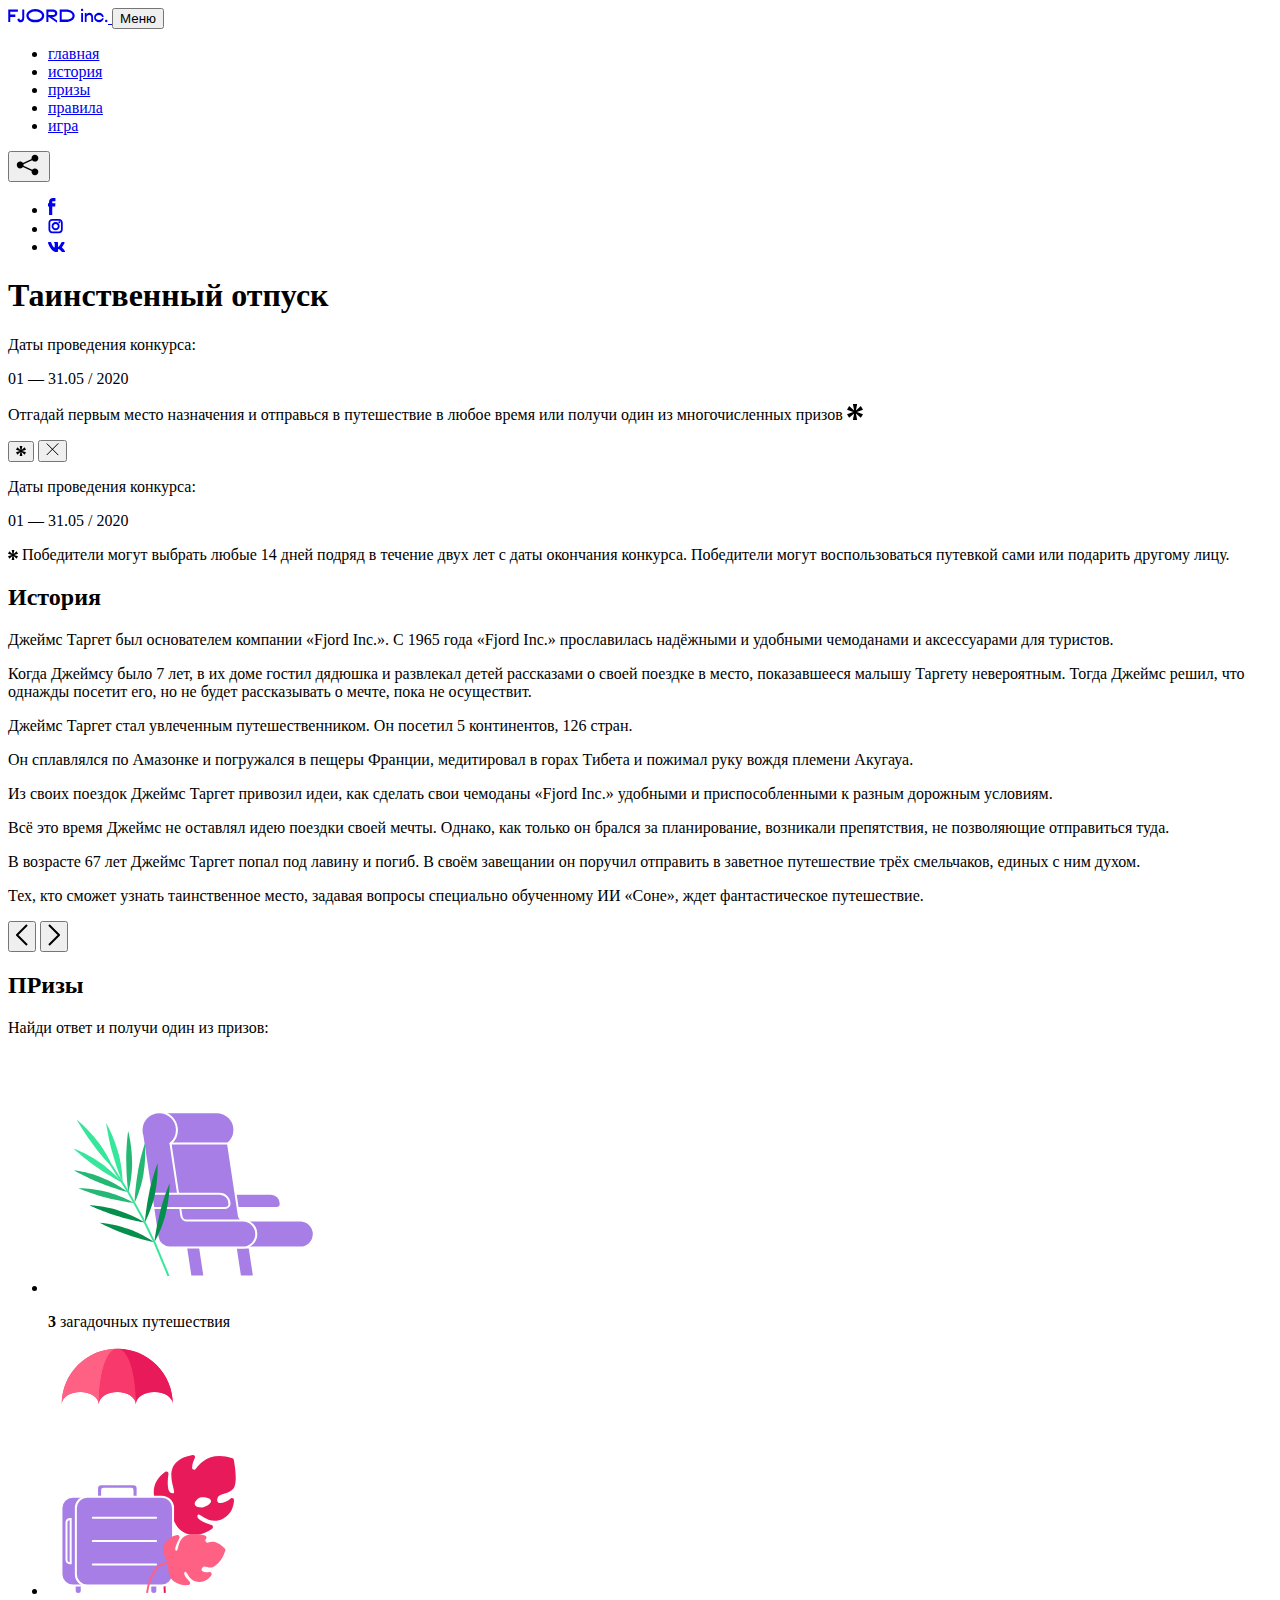
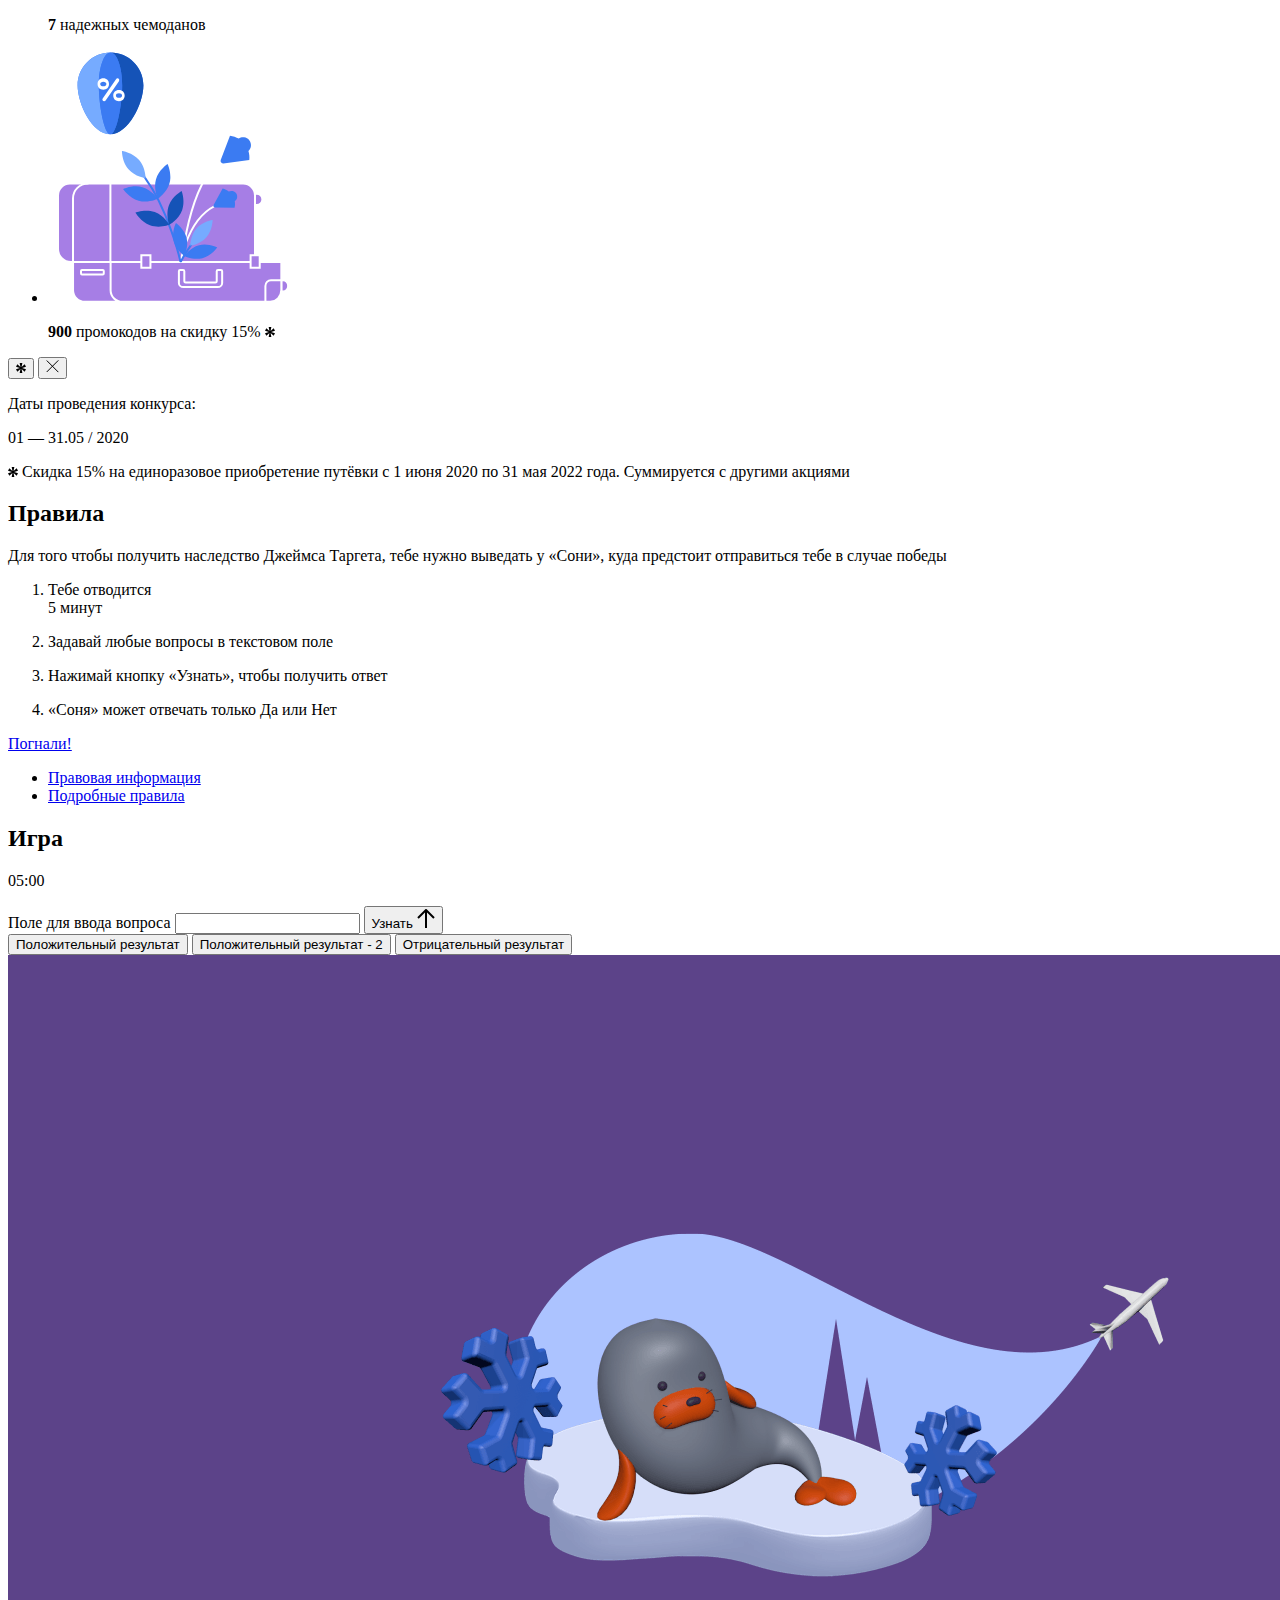
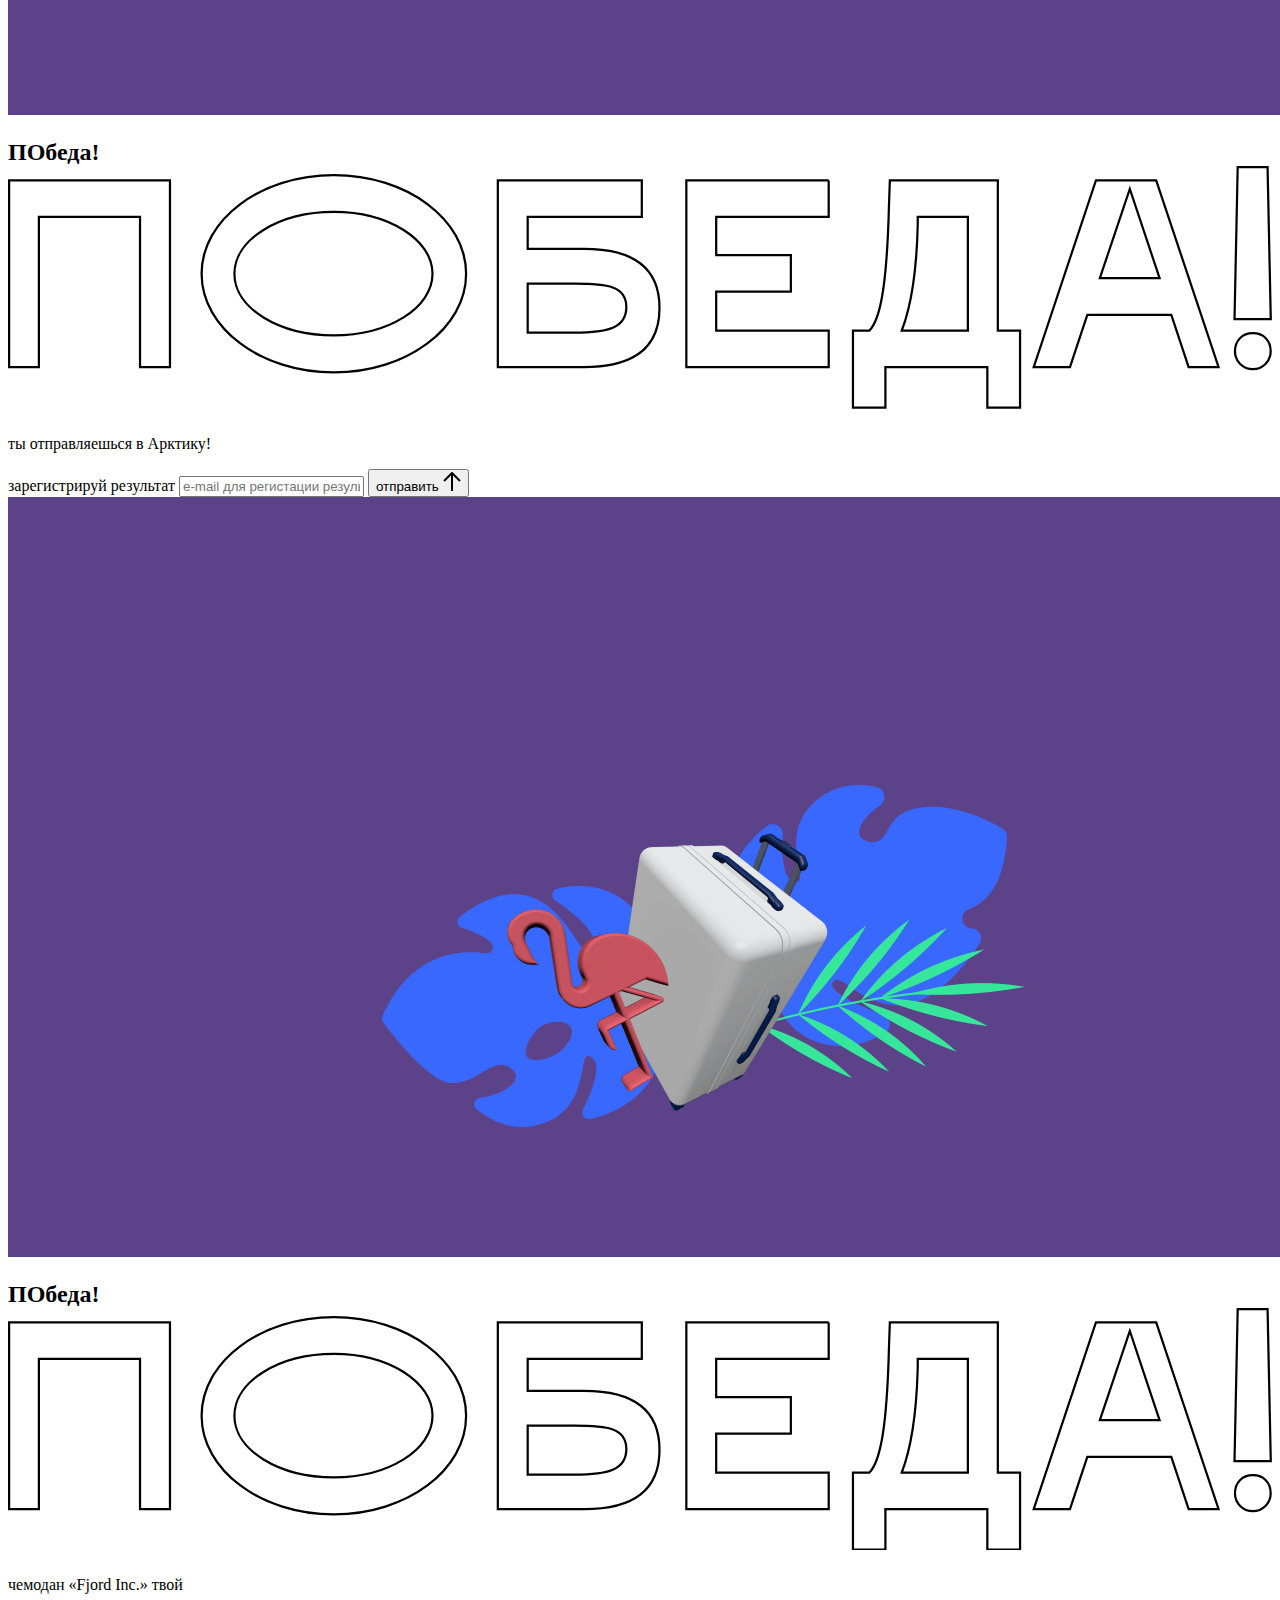
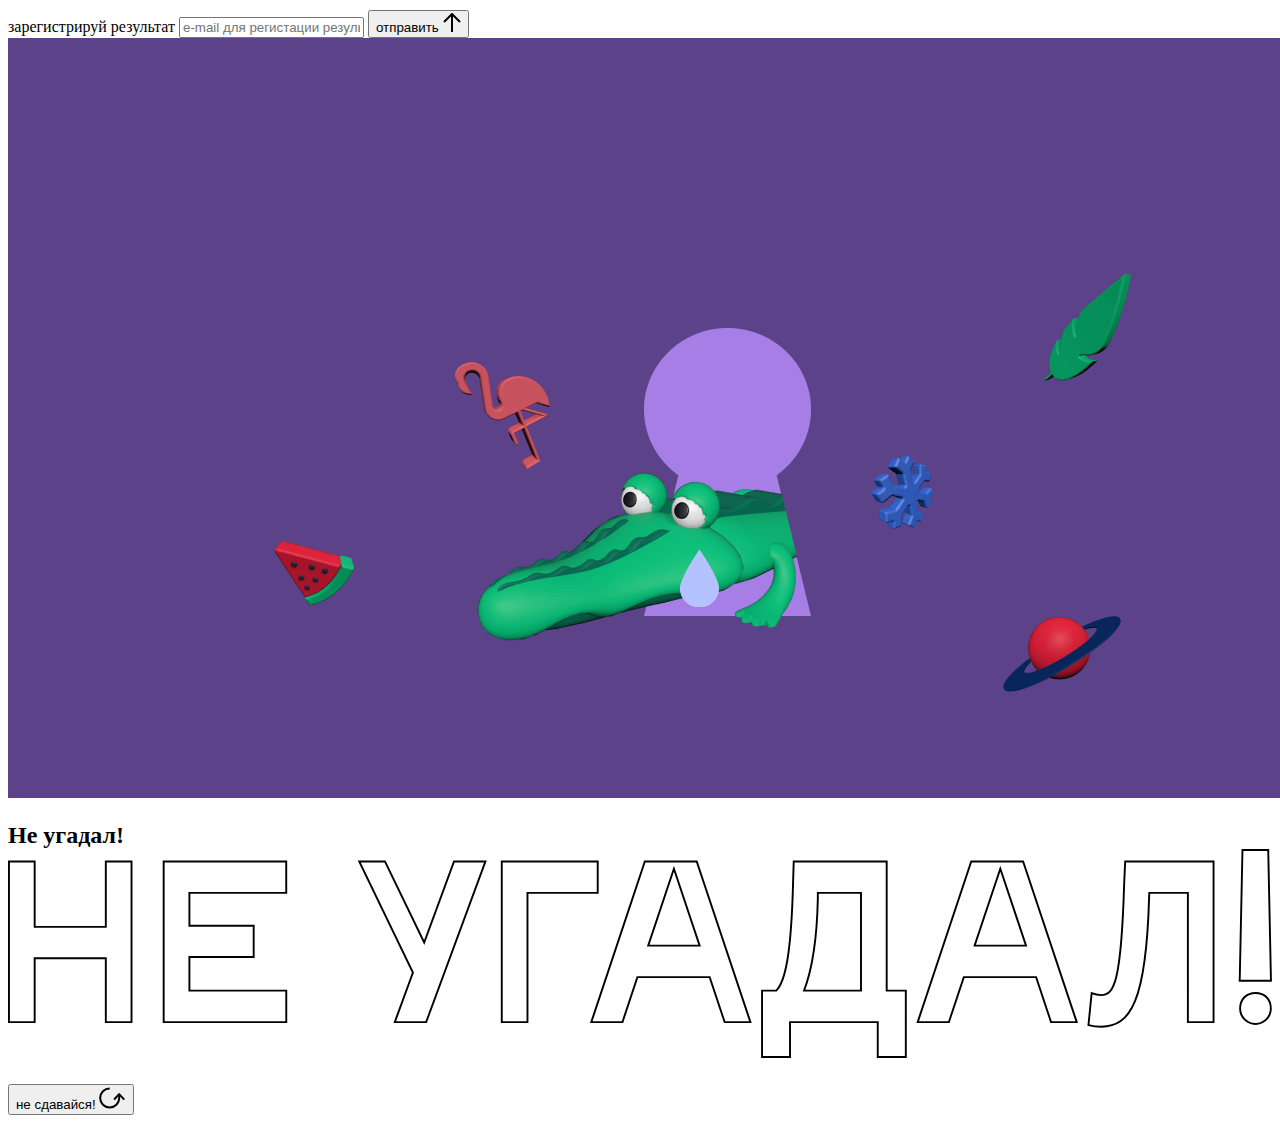
<file: source/index.html>
<!DOCTYPE html>
<html lang="ru">
<head>
  <meta charset="UTF-8">
  <meta name="description" content="">
  <meta name="viewport" content="width=device-width, initial-scale=1.0">
  <meta http-equiv="X-UA-Compatible" content="ie=edge">
  <title>Mysterious Vacation</title>
</head>
<body>

  <header class="page-header js-header">
    <div class="page-header__wrapper">
      <a href="#" class="page-header__logo" aria-label="Перейти на страницу FJORD.Inc">
        <svg width="100" height="15" viewBox="0 0 100 15" fill="none" xmlns="http://www.w3.org/2000/svg">
          <path d="M0.26 1.4V14H2.276V8.906H7.334V6.44H2.276V3.848H9.872V1.4H0.26ZM12.733 14.36C15.127 14.36 16.243 12.65 16.243 9.5V1.4H14.263V8.96C14.263 11.21 13.723 11.876 12.733 11.876C11.833 11.876 11.473 11.3 11.347 10.58L9.36702 10.94C9.63702 13.046 10.663 14.36 12.733 14.36ZM18.3918 7.7C18.3918 11.372 22.3878 14.36 27.3198 14.36C32.2518 14.36 36.2478 11.372 36.2478 7.7C36.2478 4.028 32.2518 1.04 27.3198 1.04C22.3878 1.04 18.3918 4.028 18.3918 7.7ZM20.6058 7.7C20.6058 5.378 23.6118 3.524 27.3198 3.524C30.9918 3.524 33.9798 5.378 33.9798 7.7C33.9798 10.004 30.9918 11.858 27.3198 11.858C23.6118 11.858 20.6058 10.004 20.6058 7.7ZM40.403 14V8.906H40.799L49.079 14.702V12.38L44.039 8.906H44.201C47.999 8.906 49.277 7.304 49.277 5.162C49.277 3.092 47.999 1.4 44.201 1.4H38.387V14H40.403ZM43.535 3.722C45.785 3.722 47.045 4.136 47.045 5.432C47.045 6.764 45.785 7.034 43.535 7.034H40.403V3.722H43.535ZM51.6936 1.382V14H57.8676C62.7456 14 66.7236 11.534 66.7236 7.7C66.7236 3.848 62.7456 1.382 57.8676 1.382H51.6936ZM53.7096 11.624V3.722H57.5436C61.5396 3.722 64.4916 5.018 64.4916 7.7C64.4916 10.238 61.5396 11.624 57.5436 11.624H53.7096ZM73.1832 14.018H74.9832V5H73.1832V14.018ZM72.9132 1.976C72.9132 2.57 73.3992 3.092 74.0832 3.092C74.7492 3.092 75.2352 2.57 75.2352 1.976C75.2352 1.382 74.7672 0.805999 74.0832 0.805999C73.3812 0.805999 72.9132 1.382 72.9132 1.976ZM76.7867 14H78.5687V9.104C78.7487 8.006 79.5947 6.962 81.0887 6.962C82.1147 6.962 83.2667 7.448 83.2667 9.554V14H85.0487V9.014C85.0487 6.152 83.2307 4.73 81.3587 4.73C79.9187 4.73 79.0727 5.558 78.5687 6.854V5H76.7867V14ZM90.9898 14.27C93.5098 14.27 95.3818 12.506 95.7238 10.328H94.0498C93.7258 11.3 92.6998 12.02 90.9898 12.02C88.8478 12.02 87.7678 10.922 87.7678 9.59C87.7678 8.24 88.8478 6.962 90.9898 6.962C92.7538 6.962 93.7978 7.844 94.0858 8.924H95.7418C95.4358 6.71 93.6178 4.73 90.9898 4.73C88.0918 4.73 86.1298 7.124 86.1298 9.59C86.1298 12.074 88.1278 14.27 90.9898 14.27ZM97.0693 12.938C97.0693 13.658 97.5553 14.144 98.2753 14.144C98.9953 14.144 99.4813 13.658 99.4813 12.938C99.4813 12.2 98.9953 11.714 98.2753 11.714C97.5553 11.714 97.0693 12.2 97.0693 12.938Z" fill="currentColor"/>
        </svg>
      </a>
      <button class="page-header__toggler js-menu-toggler" type="button" aria-label="Управление мобильным меню"><span>Меню</span></button>
      <nav class="page-header__nav">
        <div class="page-header__menu js-menu" id="menu">
          <ul>
            <li>
              <a class="js-menu-link active" href="#top" data-href="top">главная</a>
            </li>
            <li>
              <a class="js-menu-link" href="#story" data-href="story">история</a>
            </li>
            <li>
              <a class="js-menu-link" href="#prizes" data-href="prizes">призы</a>
            </li>
            <li>
              <a class="js-menu-link" href="#rules" data-href="rules">правила</a>
            </li>
            <li>
              <a class="js-menu-link" href="#game" data-href="game">игра</a>
            </li>
          </ul>
        </div>
        <div class="page-header__social">
          <div class="social-block js-social-block">
            <button class="social-block__toggler" aria-label="Управлять блоком с социальными кнопками">
              <svg width="26" height="22" viewBox="0 0 27 22" fill="none" xmlns="http://www.w3.org/2000/svg">
                <path d="M19.6721 7.43664C21.6273 7.43664 23.213 5.85095 23.213 3.89566C23.213 1.94037 21.6273 0.354675 19.6721 0.354675C17.7168 0.354675 16.1311 1.94037 16.1311 3.89566C16.1311 4.19968 16.1728 4.49178 16.2458 4.77345L7.21751 8.95527C6.57519 8.05214 5.52303 7.46049 4.33078 7.46049C2.37549 7.46049 0.789795 9.04618 0.789795 11.0015C0.789795 12.9568 2.37549 14.5425 4.33078 14.5425C5.52303 14.5425 6.57668 13.9508 7.21751 13.0477L16.2458 17.2295C16.1743 17.5112 16.1311 17.8033 16.1311 18.1073C16.1311 20.0626 17.7168 21.6483 19.6721 21.6483C21.6273 21.6483 23.213 20.0626 23.213 18.1073C23.213 16.152 21.6273 14.5663 19.6721 14.5663C18.4798 14.5663 17.4262 15.158 16.7853 16.0611L7.75701 11.8793C7.82854 11.5976 7.87176 11.3055 7.87176 11.0015C7.87176 10.6974 7.83003 10.4053 7.75701 10.1237L16.7853 5.94186C17.4262 6.84499 18.4783 7.43664 19.6721 7.43664Z" fill="currentColor"/>
              </svg>
            </button>
            <ul class="social-block__list">
              <li>
                <a class="social-block__link social-block__link--fb" href="#" aria-label="Мы на Facebook">
                  <svg width="8" height="17" viewBox="0 0 8 17" fill="none" xmlns="http://www.w3.org/2000/svg">
                    <path d="M4.24646 16.9899H1.09275L1.05793 8.49828H0V5.30707H1.05793V3.81124C1.05793 1.42084 2.57654 0 5.21735 0H7.41758V3.18585H5.30841C4.28262 3.18585 4.2478 3.48582 4.2478 4.24914V5.30707H7.42964L7.16716 8.49828H4.2478V16.9899H4.24646Z" fill="currentColor"/>
                  </svg>
                </a>
              </li>
              <li>
                <a class="social-block__link social-block__link--insta" href="#" aria-label="Мы в Instagram">
                  <svg width="15" height="15" viewBox="0 0 15 15" fill="none" xmlns="http://www.w3.org/2000/svg">
                    <path d="M11.0197 0H4.19806C2.14246 0 0.471191 1.66993 0.471191 3.72285V10.5499C0.471191 12.6082 2.14112 14.2727 4.19806 14.2727H11.0197C13.0753 14.2727 14.7466 12.6082 14.7466 10.5499V3.72285C14.7466 1.67127 13.0753 0 11.0197 0ZM11.0197 12.4849H4.19806C3.13076 12.4849 2.26432 11.6158 2.26432 10.5512V3.72419C2.26432 2.65956 3.13076 1.79715 4.19806 1.79715H11.0197C12.087 1.79715 12.9535 2.6609 12.9535 3.72419V10.5512C12.9535 11.6145 12.087 12.4849 11.0197 12.4849Z" fill="currentColor"/>
                    <path d="M7.60887 3.11084C5.38989 3.11084 3.58203 4.9187 3.58203 7.14036C3.58203 9.35532 5.38989 11.1645 7.60887 11.1645C9.83053 11.1645 11.6357 9.35666 11.6357 7.14036C11.6357 4.9187 9.83053 3.11084 7.60887 3.11084ZM7.60887 9.36871C6.37551 9.36871 5.37784 8.37372 5.37784 7.14036C5.37784 5.90699 6.37551 4.90665 7.60887 4.90665C8.83822 4.90665 9.84259 5.90833 9.84259 7.14036C9.84392 8.37238 8.83822 9.36871 7.60887 9.36871Z" fill="currentColor"/>
                    <path d="M11.3573 2.35962C10.8256 2.35962 10.3931 2.79752 10.3931 3.32381C10.3931 3.85546 10.8256 4.29336 11.3573 4.29336C11.8862 4.29336 12.3215 3.85546 12.3215 3.32381C12.3215 2.79752 11.8862 2.35962 11.3573 2.35962Z" fill="currentColor"/>
                  </svg>
                </a>
              </li>
              <li>
                <a class="social-block__link social-block__link--vk" href="#" aria-label="Мы ВКонтакте">
                  <svg width="17" height="10" viewBox="0 0 17 10" fill="none" xmlns="http://www.w3.org/2000/svg">
                    <path d="M14.1234 4.9002C14.1234 4.9002 16.3623 1.72708 16.5866 0.680242C16.6595 0.312285 16.4947 0.103188 16.1069 0.103188C16.1069 0.103188 14.8193 0.103188 14.168 0.103188C13.7235 0.103188 13.5587 0.293278 13.4235 0.579768C13.4235 0.579768 12.3724 2.82553 11.0969 4.24712C10.6861 4.70333 10.4781 4.84318 10.2511 4.84318C10.0646 4.84318 9.98625 4.6911 9.98625 4.27834V0.649016C9.98625 0.147997 9.92545 0.00135496 9.5066 0.00135496H6.39628C6.15578 0.00135496 6.0085 0.134417 6.0085 0.324506C6.0085 0.801084 6.73406 0.908351 6.73406 2.20231V4.87305C6.73406 5.40529 6.70569 5.61575 6.45303 5.61575C5.78016 5.61575 4.19528 3.30618 3.30623 0.678887C3.12923 0.145282 2.93737 0 2.43475 0H0.486409C0.205373 0 0 0.190085 0 0.476576C0 0.991172 0.60666 3.40801 2.99277 6.64358C4.59927 8.8201 6.70569 10 8.60269 10C9.76196 10 10.0416 9.80312 10.0416 9.31432V7.63883C10.0416 7.22607 10.2065 7.04956 10.4429 7.04956C10.7078 7.04956 11.1847 7.13238 12.2805 8.22268C13.5843 9.47862 13.6762 10 14.3896 10H16.5676C16.7919 10 17 9.89273 17 9.52342C17 9.02919 16.3623 8.15343 15.384 7.10659C14.9801 6.56755 14.3302 5.98914 14.1248 5.72301C13.8275 5.40801 13.9154 5.23014 14.1234 4.9002Z" fill="currentColor"/>
                  </svg>
                </a>
              </li>
            </ul>
          </div>
        </div>
      </nav>
    </div>
  </header>

  <main class="page-content">

    <section class="animation-screen"></section>

    <section class="screen screen--hidden screen--intro" id="top">
      <div class="screen__wrapper">
        <div class="intro">
          <h1 class="intro__title">Таинственный отпуск</h1>
          <div class="intro__content">
            <div class="intro__info">
              <p class="intro__label">Даты проведения конкурса:</p>
              <p class="intro__date">01 — 31.05 / 2020</p>
            </div>
            <div class="intro__message">
              <p>
                Отгадай первым место назначения и&nbsp;отправься в&nbsp;путешествие в&nbsp;любое время или получи один из многочисленных призов
                <svg width="16" height="16" viewBox="0 0 10 10" fill="none" xmlns="http://www.w3.org/2000/svg">
                  <path d="M0 6.35337L3.90271 4.99012L0 3.64663L1.34615 1.32374L4.44287 4.01073L3.67364 0H6.34615L5.57692 4.01073L8.65385 1.32374L10 3.64663L6.13405 4.99012L10 6.35337L8.65385 8.65651L5.57692 5.98927L6.34615 10H3.67364L4.44287 5.96952L1.34615 8.65651L0 6.35337Z" fill="currentColor"/>
                </svg>
              </p>
            </div>
          </div>
        </div>
      </div>
      <div class="screen__footer js-footer">
        <button class="screen__footer-enlarge js-footer-toggler" type="button" aria-label="Показать сообщение">
          <svg width="10" height="10" viewBox="0 0 10 10" fill="none" xmlns="http://www.w3.org/2000/svg">
            <path d="M0 6.35337L3.90271 4.99012L0 3.64663L1.34615 1.32374L4.44287 4.01073L3.67364 0H6.34615L5.57692 4.01073L8.65385 1.32374L10 3.64663L6.13405 4.99012L10 6.35337L8.65385 8.65651L5.57692 5.98927L6.34615 10H3.67364L4.44287 5.96952L1.34615 8.65651L0 6.35337Z" fill="currentColor"/>
          </svg>
        </button>
        <button class="screen__footer-collapse js-footer-toggler" type="button" aria-label="Скрыть сообщение">
          <svg width="13" height="13" viewBox="0 0 13 13" fill="none" xmlns="http://www.w3.org/2000/svg">
            <line x1="12.3536" y1="0.353553" x2="0.738349" y2="11.9688" stroke="currentColor"/>
            <line x1="0.738319" y1="0.539925" x2="12.3535" y2="12.1551" stroke="currentColor"/>
          </svg>
        </button>
        <div class="screen__footer-wrapper">
          <div class="screen__footer-announce">
            <p class="screen__footer-label">Даты проведения конкурса:</p>
            <p class="screen__footer-date">01 — 31.05 / 2020</p>
          </div>
          <div class="screen__footer-note">
            <p>
              <svg width="10" height="10" viewBox="0 0 10 10" fill="none" xmlns="http://www.w3.org/2000/svg">
                <path d="M0 6.35337L3.90271 4.99012L0 3.64663L1.34615 1.32374L4.44287 4.01073L3.67364 0H6.34615L5.57692 4.01073L8.65385 1.32374L10 3.64663L6.13405 4.99012L10 6.35337L8.65385 8.65651L5.57692 5.98927L6.34615 10H3.67364L4.44287 5.96952L1.34615 8.65651L0 6.35337Z" fill="currentColor"/>
              </svg>
              <span>Победители могут выбрать любые 14 дней подряд в&nbsp;течение двух лет с&nbsp;даты окончания конкурса. Победители могут воспользоваться путевкой сами или подарить другому лицу.</span>
            </p>
          </div>
        </div>
      </div>
    </section>

    <section class="screen screen--hidden screen--story" id="story">

      <div class="slider swiper-container js-slider">

        <div class="swiper-wrapper">

          <div class="slider__item swiper-slide">
            <h2 class="slider__item-title">История</h2>
            <p class="slider__item-text">Джеймс Таргет был основателем компании &laquo;Fjord Inc.&raquo;. С&nbsp;1965 года &laquo;Fjord Inc.&raquo; прославилась надёжными и&nbsp;удобными чемоданами и&nbsp;аксессуарами для туристов.</p>
          </div>

          <div class="slider__item swiper-slide">
            <p class="slider__item-text">Когда Джеймсу было 7&nbsp;лет, в&nbsp;их&nbsp;доме гостил дядюшка и&nbsp;развлекал детей рассказами о&nbsp;своей поездке в&nbsp;место, показавшееся малышу Таргету невероятным. Тогда Джеймс решил, что однажды посетит его, но&nbsp;не&nbsp;будет рассказывать о&nbsp;мечте, пока не&nbsp;осуществит.</p>
          </div>

          <div class="slider__item swiper-slide">
            <p class="slider__item-text">Джеймс Таргет стал увлеченным путешественником. Он&nbsp;посетил 5&nbsp;континентов, 126&nbsp;стран.</p>
          </div>

          <div class="slider__item swiper-slide">
            <p class="slider__item-text">Он&nbsp;сплавлялся по&nbsp;Амазонке и&nbsp;погружался в&nbsp;пещеры Франции, медитировал в&nbsp;горах Тибета и&nbsp;пожимал руку вождя племени Акугауа.</p>
          </div>

          <div class="slider__item swiper-slide">
            <p class="slider__item-text">Из&nbsp;своих поездок Джеймс Таргет привозил идеи, как сделать свои чемоданы &laquo;Fjord Inc.&raquo; удобными и&nbsp;приспособленными к&nbsp;разным дорожным условиям.</p>
          </div>

          <div class="slider__item swiper-slide">
            <p class="slider__item-text">Всё это время Джеймс не&nbsp;оставлял идею поездки своей мечты. Однако, как только он&nbsp;брался за&nbsp;планирование, возникали препятствия, не&nbsp;позволяющие отправиться туда.</p>
          </div>

          <div class="slider__item swiper-slide">
            <p class="slider__item-text">В&nbsp;возрасте 67&nbsp;лет Джеймс Таргет попал под лавину и&nbsp;погиб. В&nbsp;своём завещании он&nbsp;поручил отправить в&nbsp;заветное путешествие трёх смельчаков, единых с&nbsp;ним духом.</p>
          </div>

          <div class="slider__item swiper-slide">
            <p class="slider__item-text">Тех, кто сможет узнать таинственное место, задавая вопросы специально обученному ИИ&nbsp;&laquo;Соне&raquo;, ждет фантастическое путешествие.</p>
          </div>
        </div>
        <div class="slider__controls">
          <button class="slider__control slider__control--prev js-control-prev" type="button" aria-label="Показать предыдущую историю">
            <svg width="12" height="22" viewBox="0 0 12 22" fill="none" xmlns="http://www.w3.org/2000/svg">
              <path d="M11 1L1 11L11 21" stroke="currentColor" stroke-width="2" stroke-linejoin="round"/>
            </svg>
          </button>
          <button class="slider__control slider__control--next js-control-next" type="button" aria-label="Показать следующую историю">
            <svg width="12" height="22" viewBox="0 0 12 22" fill="none" xmlns="http://www.w3.org/2000/svg">
              <path d="M1 1L11 11L1 21" stroke="currentColor" stroke-width="2" stroke-linejoin="round"/>
            </svg>
          </button>
        </div>
        <div class="slider__pagination swiper-pagination"></div>
      </div>
    </section>

    <section class="screen screen--hidden screen--prizes" id="prizes">
      <div class="screen__wrapper">
        <div class="prizes">
          <h2 class="prizes__title">ПРизы</h2>
          <div class="prizes__lead">
            <p>Найди ответ и&nbsp;получи один из&nbsp;призов:</p>
          </div>
          <ul class="prizes__list">
            <li class="prizes__item prizes__item--journeys">
              <div class="prizes__icon">
                <picture>
                  <source srcset="img/prize1-mob.svg" media="(orientation: portrait)">
                  <img src="img/prize1.svg" alt="">
                </picture>
              </div>
              <p class="prizes__desc">
                <b>3</b>
                <span>загадочных путешествия</span>
              </p>
            </li>
            <li class="prizes__item prizes__item--cases">
              <div class="prizes__icon">
                <picture>
                  <source srcset="img/prize2-mob.svg" media="(orientation: portrait)">
                  <img src="img/prize2.svg" alt="">
                </picture>
              </div>
              <p class="prizes__desc">
                <b>7</b>
                <span>надежных чемоданов</span>
              </p>
            </li>
            <li class="prizes__item prizes__item--codes">
              <div class="prizes__icon">
                <picture>
                  <source srcset="img/prize3-mob.svg" media="(orientation: portrait)">
                  <img src="img/prize3.svg" alt="">
                </picture>
              </div>
              <p class="prizes__desc">
                <b>900</b>
                <span>
                  промокодов на&nbsp;скидку 15%
                  <svg width="10" height="10" viewBox="0 0 10 10" fill="none" xmlns="http://www.w3.org/2000/svg">
                    <path d="M0 6.35337L3.90271 4.99012L0 3.64663L1.34615 1.32374L4.44287 4.01073L3.67364 0H6.34615L5.57692 4.01073L8.65385 1.32374L10 3.64663L6.13405 4.99012L10 6.35337L8.65385 8.65651L5.57692 5.98927L6.34615 10H3.67364L4.44287 5.96952L1.34615 8.65651L0 6.35337Z" fill="currentColor"/>
                  </svg>
                </span>
              </p>
            </li>
          </ul>
        </div>
      </div>
      <div class="screen__footer js-footer">
        <button class="screen__footer-enlarge js-footer-toggler" type="button" aria-label="Показать сообщение">
          <svg width="10" height="10" viewBox="0 0 10 10" fill="none" xmlns="http://www.w3.org/2000/svg">
            <path d="M0 6.35337L3.90271 4.99012L0 3.64663L1.34615 1.32374L4.44287 4.01073L3.67364 0H6.34615L5.57692 4.01073L8.65385 1.32374L10 3.64663L6.13405 4.99012L10 6.35337L8.65385 8.65651L5.57692 5.98927L6.34615 10H3.67364L4.44287 5.96952L1.34615 8.65651L0 6.35337Z" fill="currentColor"/>
          </svg>
        </button>
        <button class="screen__footer-collapse js-footer-toggler" type="button" aria-label="Скрыть сообщение">
          <svg width="13" height="13" viewBox="0 0 13 13" fill="none" xmlns="http://www.w3.org/2000/svg">
            <line x1="12.3536" y1="0.353553" x2="0.738349" y2="11.9688" stroke="currentColor"/>
            <line x1="0.738319" y1="0.539925" x2="12.3535" y2="12.1551" stroke="currentColor"/>
          </svg>
        </button>
        <div class="screen__footer-wrapper">
          <div class="screen__footer-announce">
            <p class="screen__footer-label">Даты проведения конкурса:</p>
            <p class="screen__footer-date">01 — 31.05 / 2020</p>
          </div>
          <div class="screen__footer-note">
            <p>
              <svg width="10" height="10" viewBox="0 0 10 10" fill="none" xmlns="http://www.w3.org/2000/svg">
                <path d="M0 6.35337L3.90271 4.99012L0 3.64663L1.34615 1.32374L4.44287 4.01073L3.67364 0H6.34615L5.57692 4.01073L8.65385 1.32374L10 3.64663L6.13405 4.99012L10 6.35337L8.65385 8.65651L5.57692 5.98927L6.34615 10H3.67364L4.44287 5.96952L1.34615 8.65651L0 6.35337Z" fill="currentColor"/>
              </svg>
              <span>Скидка&nbsp;15% на&nbsp;единоразовое приобретение путёвки с&nbsp;1&nbsp;июня 2020 по&nbsp;31&nbsp;мая 2022&nbsp;года. Суммируется с&nbsp;другими акциями</span>
            </p>
          </div>
        </div>
      </div>
    </section>

    <section class="screen screen--hidden screen--rules" id="rules">
      <div class="screen__wrapper">
        <div class="rules">
          <h2 class="rules__title">Правила</h2>
          <div class="rules__lead">
            <p>Для того чтобы получить наследство Джеймса Таргета, тебе нужно выведать у&nbsp;&laquo;Сони&raquo;, куда предстоит отправиться тебе в&nbsp;случае победы</p>
          </div>
          <ol class="rules__list">
            <li class="rules__item">
              <p>Тебе отводится <br>5&nbsp;минут</p>
            </li>
            <li class="rules__item">
              <p>Задавай любые вопросы в&nbsp;текстовом поле</p>
            </li>
            <li class="rules__item">
              <p>Нажимай кнопку &laquo;Узнать&raquo;, чтобы получить ответ</p>
            </li>
            <li class="rules__item">
              <p>&laquo;Соня&raquo; может отвечать только&nbsp;Да или Нет</p>
            </li>
          </ol>
          <a href="#game" class="rules__link btn"><p>Погнали!</p></a>
        </div>
      </div>
      <div class="screen__disclaimer">
        <div class="disclaimer">
          <ul>
            <li>
              <a href="#">Правовая информация</a>
            </li>
            <li>
              <a href="#">Подробные правила</a>
            </li>
          </ul>
        </div>
      </div>
    </section>

    <section class="screen screen--hidden screen--game" id="game">
      <div class="screen__wrapper">
        <div class="game">
          <div class="game__header">
            <h2 class="game__title">Игра</h2>
            <div class="game__counter">
              <span>05</span>:<span>00</span>
            </div>
          </div>
          <div class="game__body">
            <div class="chat">
              <div class="chat__body js-chat">
                <ul class="chat__list" id="messages"></ul>
              </div>
              <div class="chat__footer">
                <form action="#" method="post" class="form" id="message-form">
                  <label for="message-field" class="visually-hidden">Поле для ввода вопроса</label>
                  <input type="text" class="form__field" id="message-field">
                  <button class="form__button btn">
                    Узнать
                    <svg width="18" height="19" viewBox="0 0 18 19" fill="none" xmlns="http://www.w3.org/2000/svg">
                      <path stroke="currentColor" stroke-width="2" d="M9 19V1"/>
                      <path d="M1 9l8-8 8 8" stroke="currentColor" stroke-width="2" stroke-linejoin="round"/>
                    </svg>
                  </button>
                </form>
              </div>
            </div>
          </div>
          <!-- временные кнопки для показа результата -->
          <div class="game__buttons">
            <button class="game__button btn js-show-result" type="button" data-target="result">Положительный результат</button>
            <button class="game__button btn js-show-result" type="button" data-target="result2">Положительный результат - 2</button>
            <button class="game__button btn js-show-result" type="button" data-target="result3">Отрицательный результат</button>
          </div>
        </div>
      </div>
    </section>

    <section class="screen screen--hidden screen--result" id="result">
      <div class="screen__wrapper">
        <div class="result result--trip">
          <div class="result__image">
            <picture>
              <source srcset="img/result1-mob.png 1x, img/result1-mob@2x.png 2x" media="(max-width: 768px) and (orientation: portrait)">
              <img src="img/result1.png" srcset="img/result1@2x.png 2x" alt="">
            </picture>
          </div>
          <h2 class="result__title">
            <span class="visually-hidden">ПОбеда!</span>
            <svg xmlns="http://www.w3.org/2000/svg" viewBox="0 0 568.85 109.24">
              <path d="M16,24.44V92H2.6V8H75V92H61.52V24.44H16Z" transform="translate(-2.1 -1.5)" fill="none" stroke="currentColor"/>
              <path
                d="M148.76,5.6c32.88,0,59.52,19.92,59.52,44.4s-26.64,44.4-59.52,44.4S89.24,74.48,89.24,50,115.88,5.6,148.76,5.6Zm0,72.12c24.48,0,44.4-12.36,44.4-27.72s-19.92-27.84-44.4-27.84C124,22.16,104,34.52,104,50S124,77.72,148.76,77.72Z"
                transform="translate(-2.1 -1.5)" fill="none" stroke="currentColor"/>
              <path
                d="M287.36,8V24.44H236v14.4h25.32c25.44,0,34,11.16,34,26.52,0,15.6-8.52,26.64-34,26.64H222.56V8h64.8ZM256.88,76.52c15.12,0,23.52-2,23.52-11.52S272,54.44,256.88,54.44H236V76.52h20.88Z"
                transform="translate(-2.1 -1.5)" fill="none" stroke="currentColor"/>
              <path d="M371.47,8V24.44H320.84V41.6h33.6V58h-33.6V75.56h50.64V92H307.4V8h64.08Z" transform="translate(-2.1 -1.5)"
                    fill="none" stroke="currentColor"/>
              <path
                d="M382.39,110.24V75.56h7.44c4.56-4.68,7.8-18.36,8.76-56L399,8h48.6V75.56h10v34.68H442.87V92H397v18.24H382.39Zm51.72-34.68V24.44H411.55v3.12c-0.48,22.44-3.24,37.68-7.2,48h29.76Z"
                transform="translate(-2.1 -1.5)" fill="none" stroke="currentColor"/>
              <path
                d="M463.75,92l28-84h27.12l28.08,84H533.47l-7.8-23.52h-37.8L480.07,92H463.75Zm56.64-40L507,11.84,493.51,52h26.88Z"
                transform="translate(-2.1 -1.5)" fill="none" stroke="currentColor"/>
              <path
                d="M554.12,70.4L555.55,2H569l1.44,68.4H554.12Zm8.28,6.36c4.8,0,8,3.24,8,8.16a8,8,0,1,1-16.08,0C554.35,80,557.59,76.76,562.39,76.76Z"
                transform="translate(-2.1 -1.5)" fill="none" stroke="currentColor"/>
            </svg>
          </h2>
          <div class="result__text">
            <p>ты&nbsp;отправляешься в&nbsp;Арктику!</p>
          </div>
          <div class="result__form">
            <form action="#" method="post" class="form form--result">
              <label for="email-field" class="form__label">зарегистрируй результат</label>
              <input type="email" class="form__field" id="email-field" placeholder="e-mail для регистации результата и получения приза" required>
              <button class="form__button btn">
                отправить
                <svg width="18" height="19" viewBox="0 0 18 19" fill="none" xmlns="http://www.w3.org/2000/svg">
                  <path stroke="currentColor" stroke-width="2" d="M9 19V1"/>
                  <path d="M1 9l8-8 8 8" stroke="currentColor" stroke-width="2" stroke-linejoin="round"/>
                </svg>
              </button>
            </form>
          </div>
        </div>
      </div>
    </section>

    <section class="screen screen--hidden screen--result" id="result2">
      <div class="screen__wrapper">
        <div class="result result--prize">
          <div class="result__image">
            <picture>
              <source srcset="img/result2-mob.png 1x, img/result2-mob@2x.png 2x" media="(max-width: 768px) and (orientation: portrait)">
              <img src="img/result2.png" srcset="img/result2@2x.png 2x" alt="">
            </picture>
          </div>
          <h2 class="result__title">
            <span class="visually-hidden">ПОбеда!</span>
            <svg xmlns="http://www.w3.org/2000/svg" viewBox="0 0 568.85 109.24">
              <path d="M16,24.44V92H2.6V8H75V92H61.52V24.44H16Z" transform="translate(-2.1 -1.5)" fill="none" stroke="currentColor"/>
              <path
                d="M148.76,5.6c32.88,0,59.52,19.92,59.52,44.4s-26.64,44.4-59.52,44.4S89.24,74.48,89.24,50,115.88,5.6,148.76,5.6Zm0,72.12c24.48,0,44.4-12.36,44.4-27.72s-19.92-27.84-44.4-27.84C124,22.16,104,34.52,104,50S124,77.72,148.76,77.72Z"
                transform="translate(-2.1 -1.5)" fill="none" stroke="currentColor"/>
              <path
                d="M287.36,8V24.44H236v14.4h25.32c25.44,0,34,11.16,34,26.52,0,15.6-8.52,26.64-34,26.64H222.56V8h64.8ZM256.88,76.52c15.12,0,23.52-2,23.52-11.52S272,54.44,256.88,54.44H236V76.52h20.88Z"
                transform="translate(-2.1 -1.5)" fill="none" stroke="currentColor"/>
              <path d="M371.47,8V24.44H320.84V41.6h33.6V58h-33.6V75.56h50.64V92H307.4V8h64.08Z" transform="translate(-2.1 -1.5)"
                    fill="none" stroke="currentColor"/>
              <path
                d="M382.39,110.24V75.56h7.44c4.56-4.68,7.8-18.36,8.76-56L399,8h48.6V75.56h10v34.68H442.87V92H397v18.24H382.39Zm51.72-34.68V24.44H411.55v3.12c-0.48,22.44-3.24,37.68-7.2,48h29.76Z"
                transform="translate(-2.1 -1.5)" fill="none" stroke="currentColor"/>
              <path
                d="M463.75,92l28-84h27.12l28.08,84H533.47l-7.8-23.52h-37.8L480.07,92H463.75Zm56.64-40L507,11.84,493.51,52h26.88Z"
                transform="translate(-2.1 -1.5)" fill="none" stroke="currentColor"/>
              <path
                d="M554.12,70.4L555.55,2H569l1.44,68.4H554.12Zm8.28,6.36c4.8,0,8,3.24,8,8.16a8,8,0,1,1-16.08,0C554.35,80,557.59,76.76,562.39,76.76Z"
                transform="translate(-2.1 -1.5)" fill="none" stroke="currentColor"/>
            </svg>
          </h2>
          <div class="result__text">
            <p>чемодан &laquo;Fjord&nbsp;Inc.&raquo;&nbsp;твой</p>
          </div>
          <div class="result__form">
            <form action="#" method="post" class="form form--result">
              <label for="email-field2" class="form__label">зарегистрируй результат</label>
              <input type="email" class="form__field" id="email-field2" placeholder="e-mail для регистации результата и получения приза" required>
              <button class="form__button btn">
                отправить
                <svg width="18" height="19" viewBox="0 0 18 19" fill="none" xmlns="http://www.w3.org/2000/svg">
                  <path stroke="currentColor" stroke-width="2" d="M9 19V1"/>
                  <path d="M1 9l8-8 8 8" stroke="currentColor" stroke-width="2" stroke-linejoin="round"/>
                </svg>
              </button>
            </form>
          </div>
        </div>
      </div>
    </section>

    <section class="screen screen--hidden screen--result" id="result3">
      <div class="screen__wrapper">
        <div class="result result--negative">
          <div class="result__image">
            <picture>
              <source srcset="img/result3-mob.png 1x, img/result3-mob@2x.png 2x" media="(max-width: 768px) and (orientation: portrait)">
              <img src="img/result3.png" srcset="img/result3@2x.png 2x" alt="">
            </picture>
          </div>
          <h2 class="result__title">
            <span class="visually-hidden">Не угадал!</span>
            <svg xmlns="http://www.w3.org/2000/svg" viewBox="0 0 660.77 109.24">
              <path d="M2.66,92V8H16.1V42.2H53.3V8H66.74V92H53.3V58.64H16.1V92H2.66Z" transform="translate(-2.16 -1.5)"
                    fill="none" stroke="currentColor"/>
              <path d="M147.62,8V24.44H97V41.6h33.6V58H97V75.56h50.64V92H83.54V8h64.08Z" transform="translate(-2.16 -1.5)"
                    fill="none" stroke="currentColor"/>
              <path d="M199.22,8l20.52,42.36L235.34,8h16.44l-31,84H204.38l9.48-25.92L185.78,8h13.44Z"
                    transform="translate(-2.16 -1.5)" fill="none" stroke="currentColor"/>
              <path d="M273.74,24.44V92H260.3V8h50.16V24.44H273.74Z" transform="translate(-2.16 -1.5)" fill="none"
                    stroke="currentColor"/>
              <path
                d="M307.1,92l28-84h27.12l28.08,84H376.82L369,68.48h-37.8L323.42,92H307.1Zm56.64-40L350.3,11.84,336.86,52h26.88Z"
                transform="translate(-2.16 -1.5)" fill="none" stroke="currentColor"/>
              <path
                d="M396.38,110.24V75.56h7.44c4.56-4.68,7.8-18.36,8.76-56L412.94,8h48.6V75.56h10v34.68H456.86V92H411v18.24H396.38ZM448.1,75.56V24.44H425.54v3.12c-0.48,22.44-3.24,37.68-7.2,48H448.1Z"
                transform="translate(-2.16 -1.5)" fill="none" stroke="currentColor"/>
              <path
                d="M477.74,92l28-84h27.12L560.9,92H547.46l-7.8-23.52h-37.8L494.06,92H477.74Zm56.64-40-13.44-40.2L507.5,52h26.88Z"
                transform="translate(-2.16 -1.5)" fill="none" stroke="currentColor"/>
              <path
                d="M568.7,76.88a13.77,13.77,0,0,0,5,1c6.6,0,10.44-6.24,12-58.32L586.22,8h46.2V92H619V24.44H598.82l-0.12,3.12C597.14,81,589,94.4,573.74,94.4a28.55,28.55,0,0,1-6.72-.84Z"
                transform="translate(-2.16 -1.5)" fill="none" stroke="currentColor"/>
              <path
                d="M646.1,70.4L647.54,2H661l1.44,68.4H646.1Zm8.28,6.36c4.8,0,8,3.24,8,8.16a8,8,0,0,1-16.08,0C646.34,80,649.58,76.76,654.38,76.76Z"
                transform="translate(-2.16 -1.5)" fill="none" stroke="currentColor"/>
            </svg>
          </h2>
          <button class="result__button js-play" type="button">
            не сдавайся!
            <span>
              <svg width="27" height="22" viewBox="0 0 27 22" fill="none" xmlns="http://www.w3.org/2000/svg">
                <path d="M10.6899 1.47998C5.42992 1.47998 1.16992 5.73998 1.16992 11C1.16992 16.26 5.42992 20.52 10.6899 20.52C15.9499 20.52 20.2099 16.26 20.2099 11V7.13998" stroke="currentColor" stroke-width="2" stroke-miterlimit="10"/>
                <path d="M15.1099 12.5099L20.1499 7.13989L25.3099 12.6299" stroke="currentColor" stroke-width="2" stroke-miterlimit="10" stroke-linejoin="round"/>
              </svg>
            </span>
          </button>
        </div>
      </div>
    </section>

    <div class="screen__bg"></div>

  </main>

</body>
</html>
</file>
